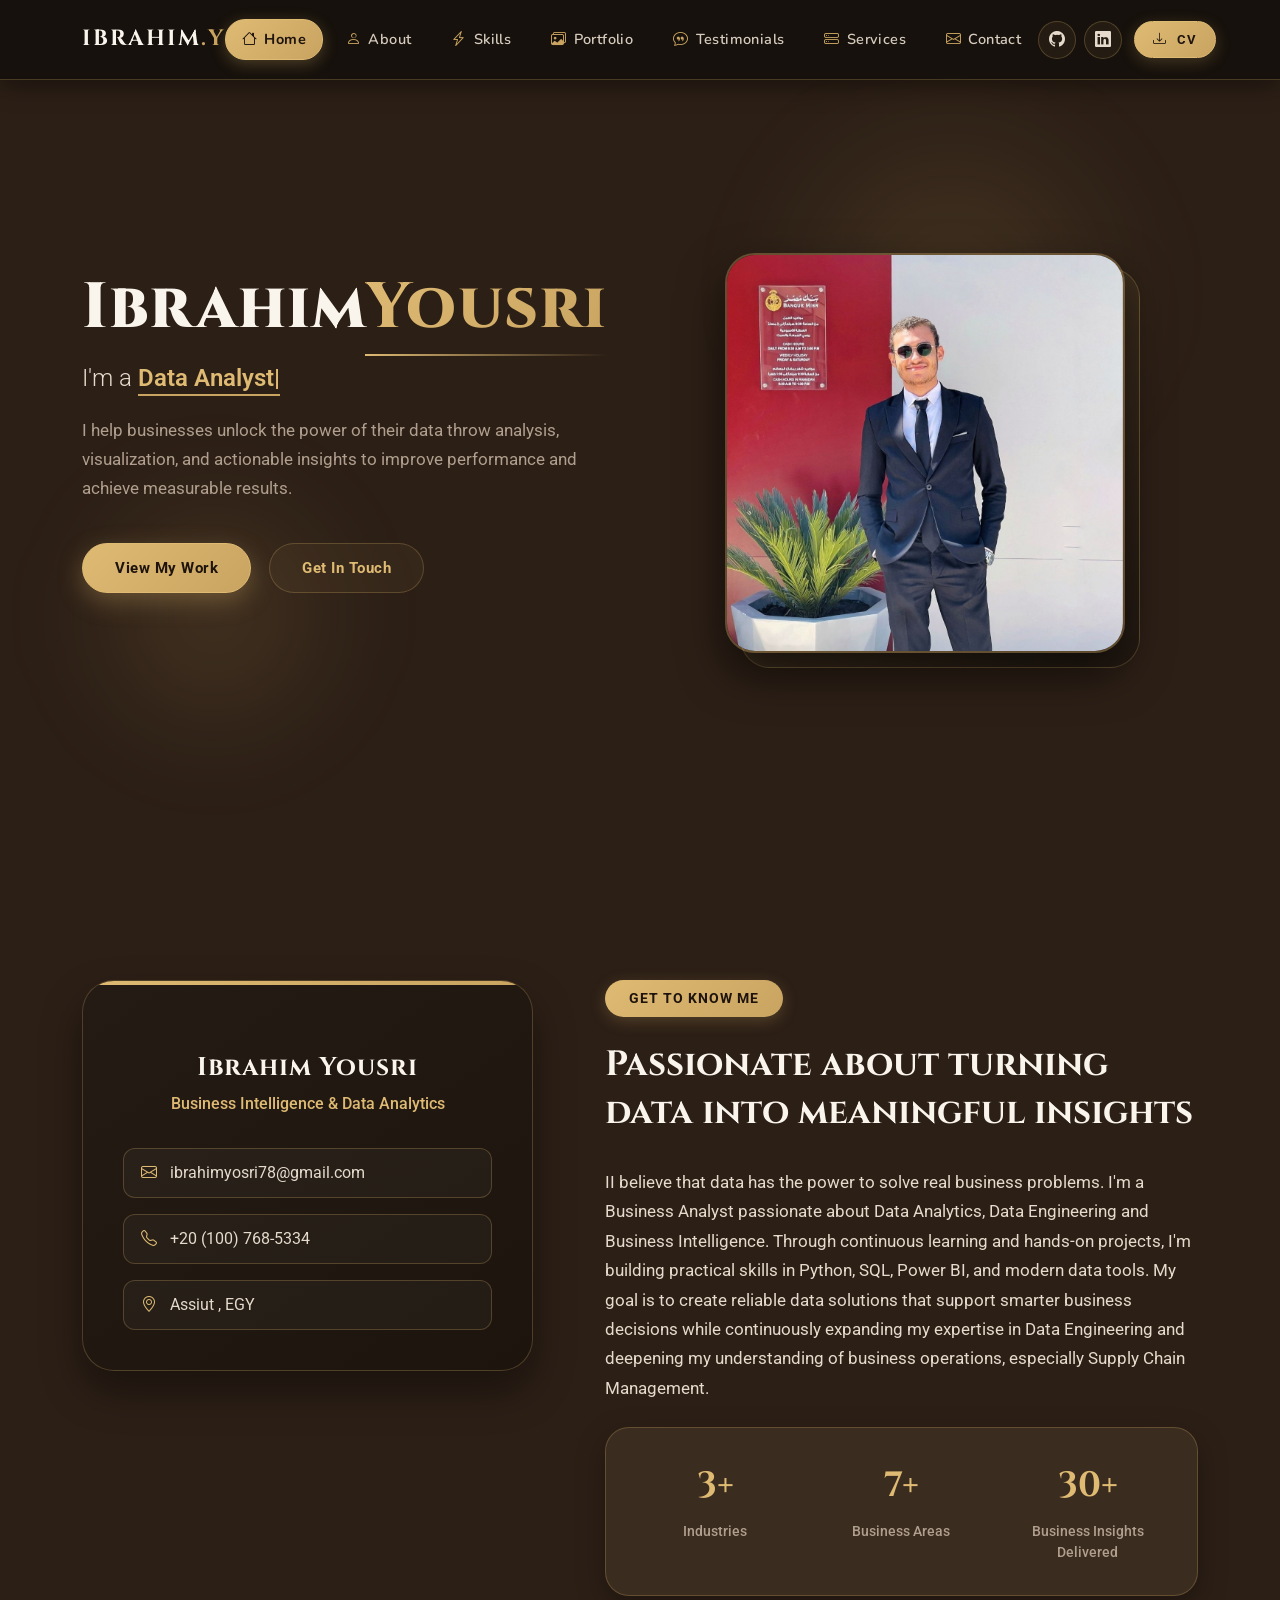
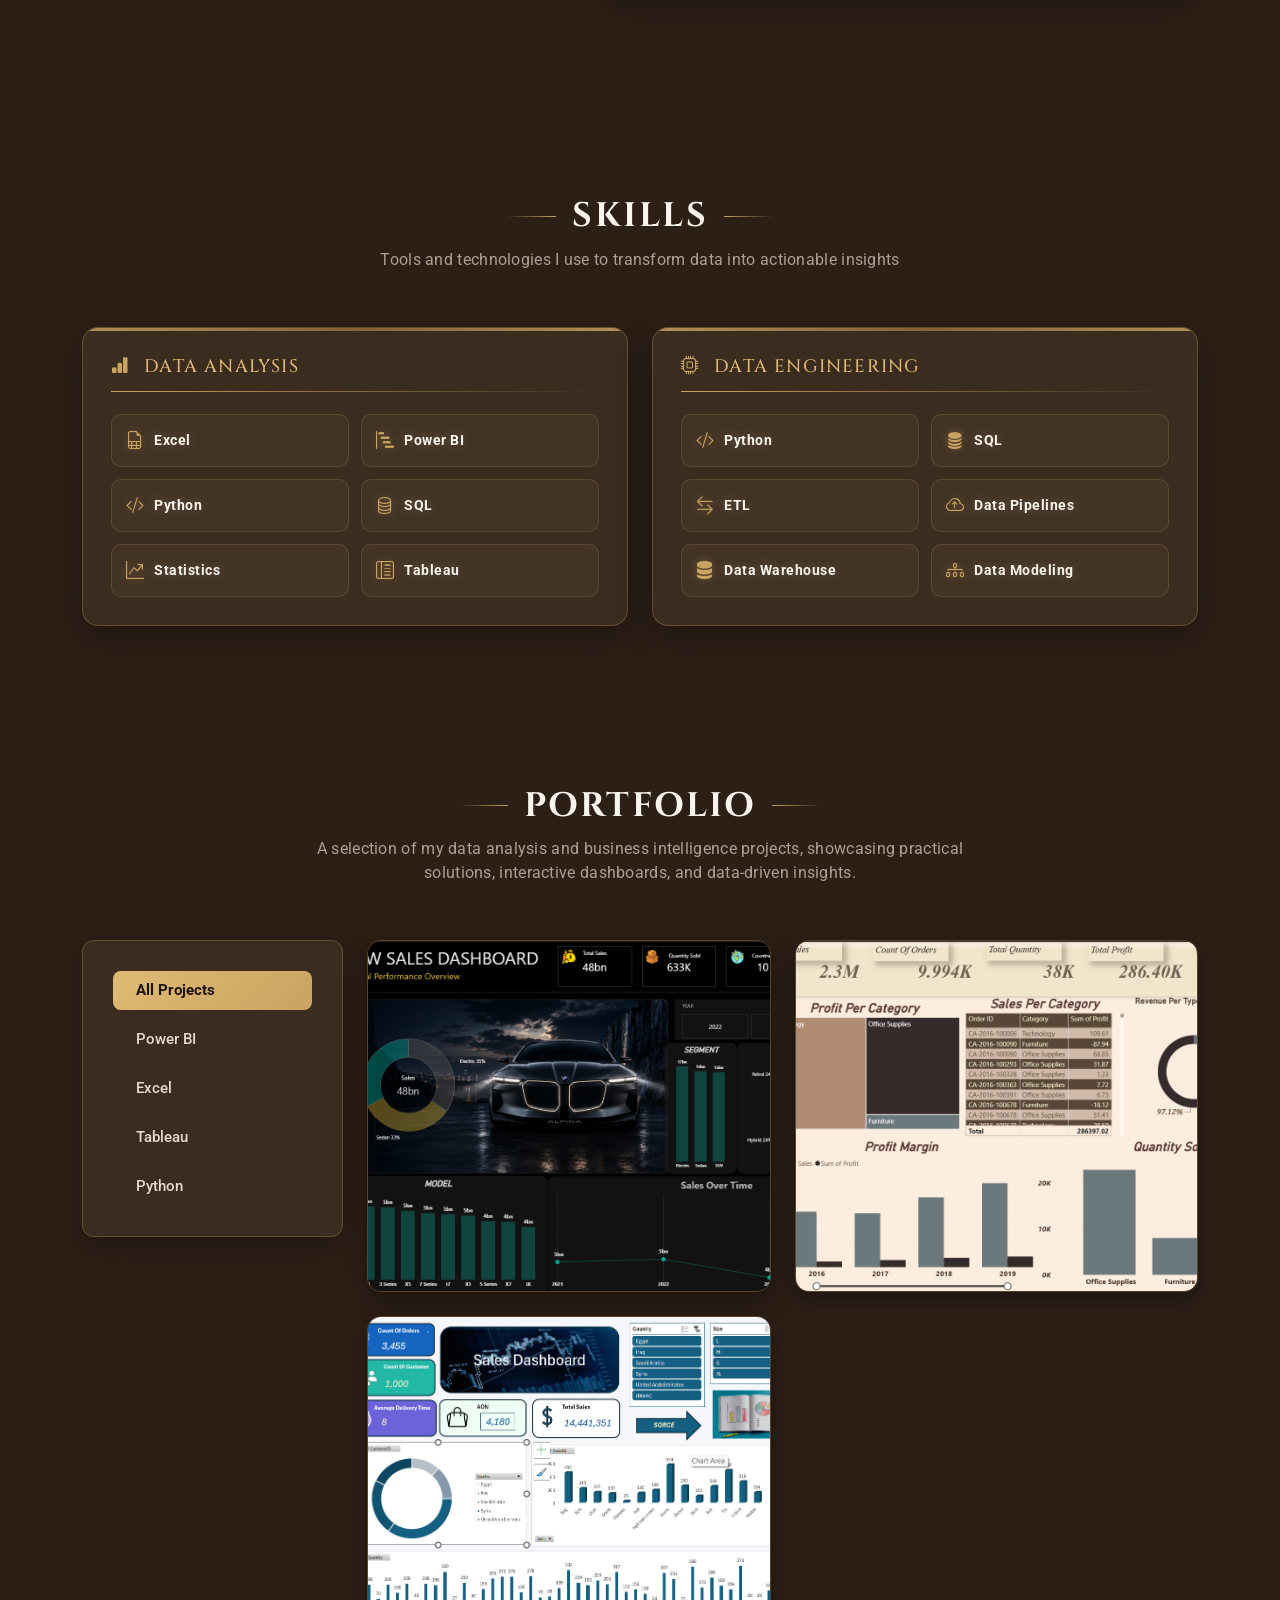
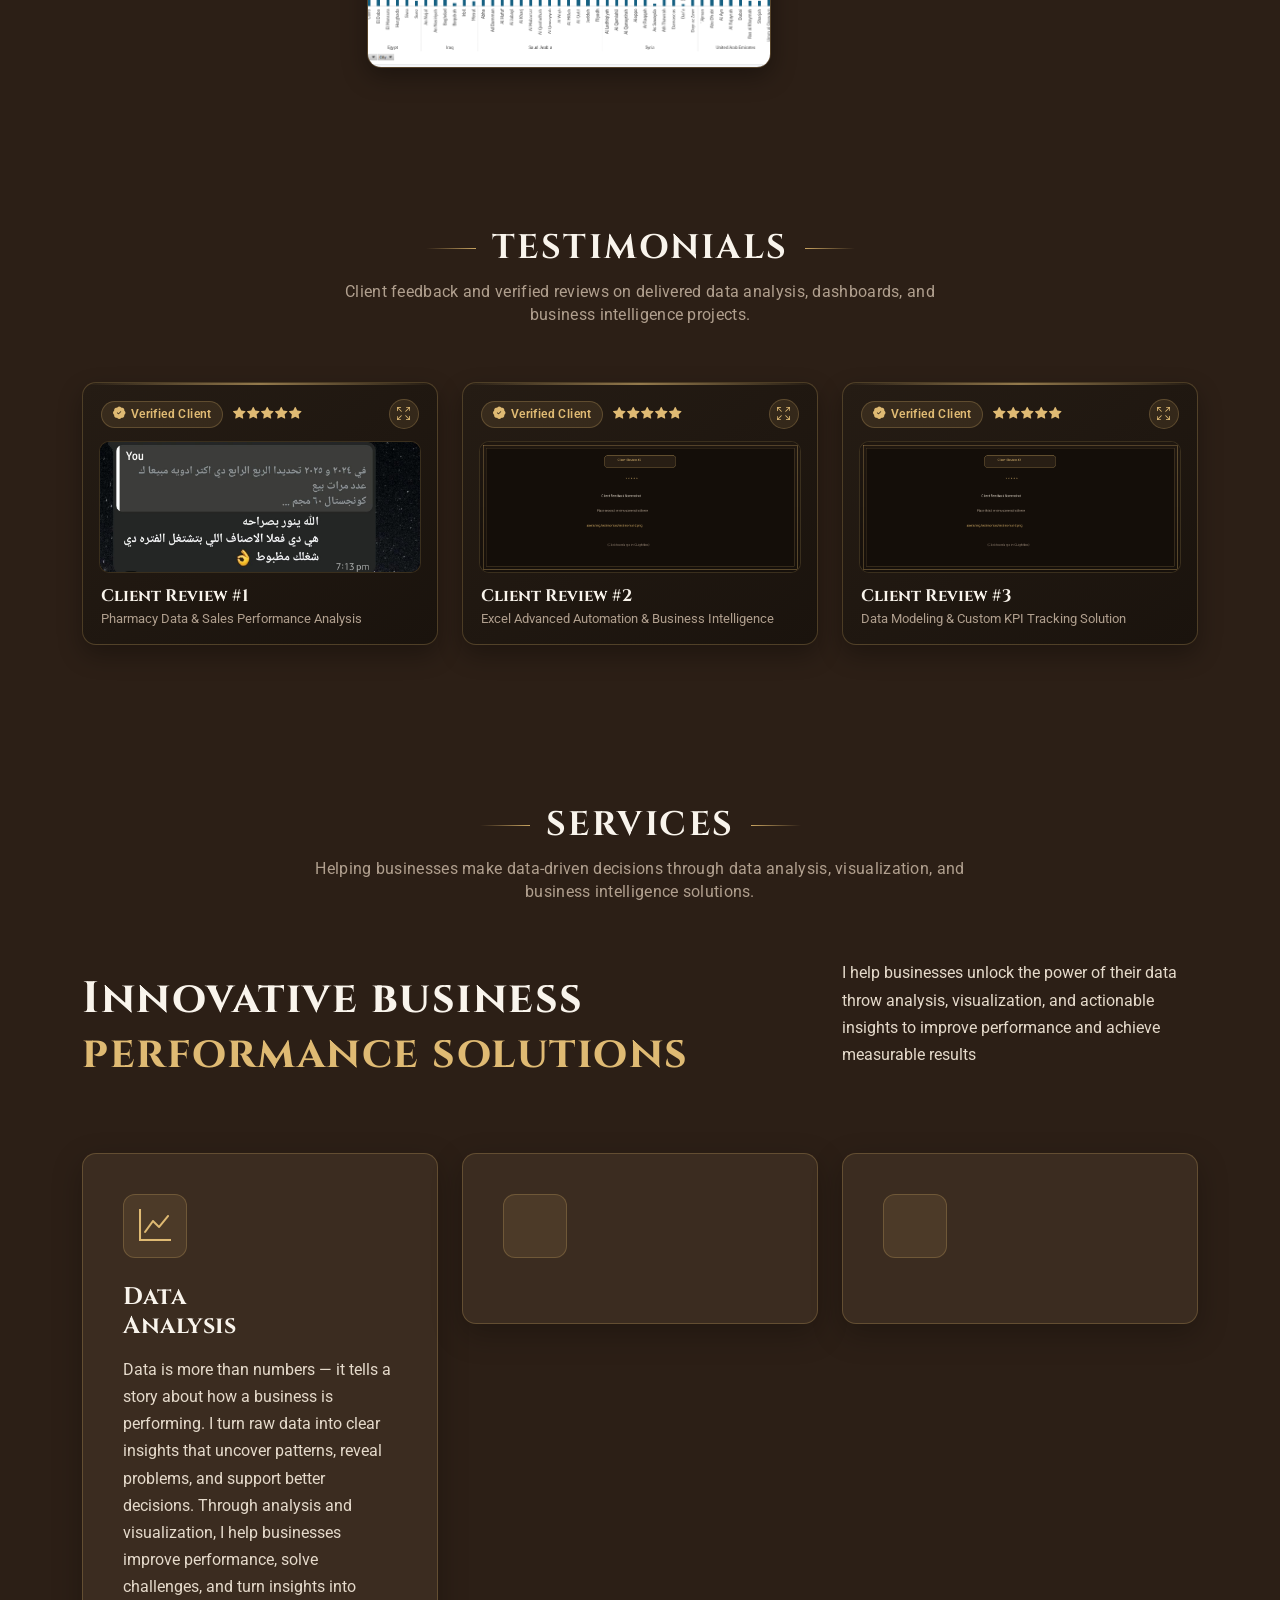
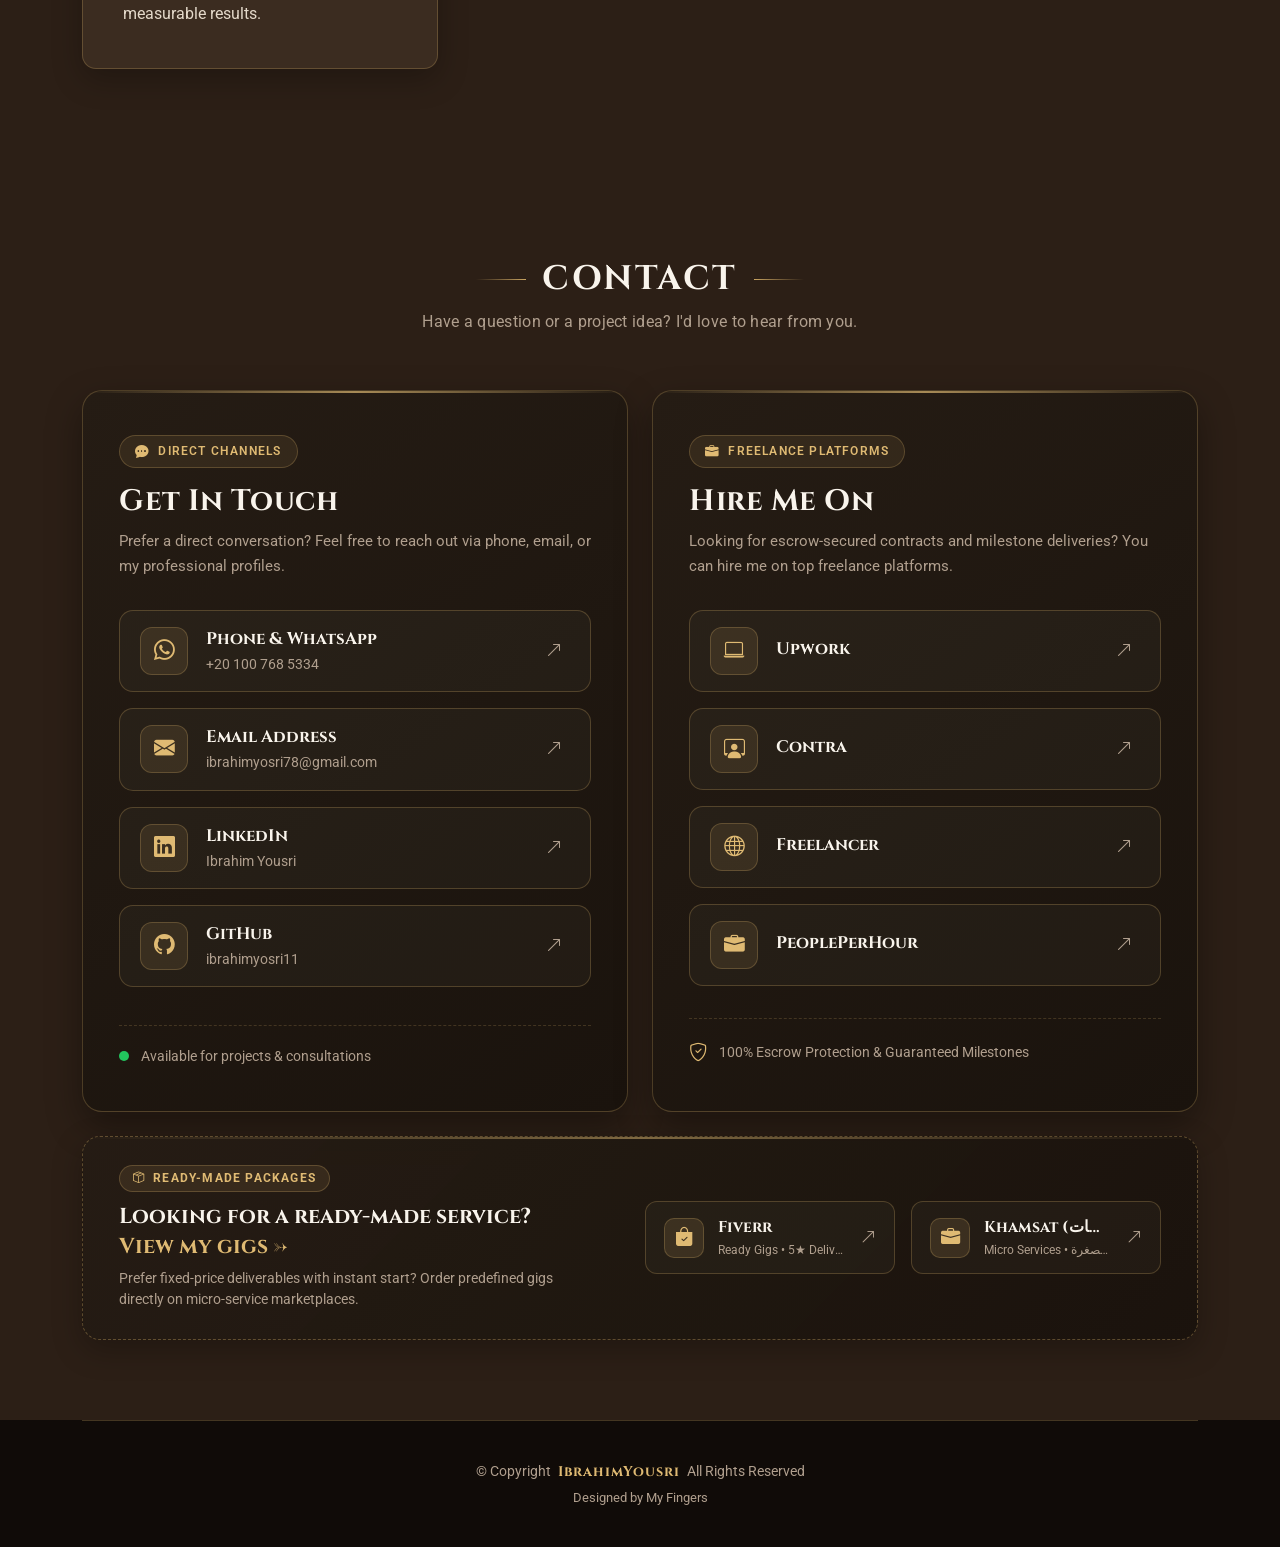
<file: index.html>
<!DOCTYPE html>
<html lang="en">

<head>
  <meta charset="utf-8">
  <meta content="width=device-width, initial-scale=1.0" name="viewport">
  <title>Index - Ibrahim Yousri Portfolio </title>
  <meta name="description" content="">
  <meta name="keywords" content="">

  <!-- Favicons -->
  <link href="assets/img/favicon.png" rel="icon">
  <link href="assets/img/apple-touch-icon.png" rel="apple-touch-icon">

  <!-- Fonts -->
  <link href="https://fonts.googleapis.com" rel="preconnect">
  <link href="https://fonts.gstatic.com" rel="preconnect" crossorigin>
  <link href="https://fonts.googleapis.com/css2?family=Cinzel:wght@500;600;700;800;900&family=Playfair+Display:ital,wght@0,600;0,700;1,400&family=Roboto:ital,wght@0,100;0,300;0,400;0,500;0,700;0,900;1,100;1,300;1,400;1,500;1,700;1,900&family=Ubuntu:ital,wght@0,300;0,400;0,500;0,700;1,300;1,400;1,500;1,700&family=Nunito:ital,wght@0,200;0,300;0,400;0,500;0,600;0,700;0,800;0,900;1,200;1,300;1,400;1,500;1,600;1,700;1,800;1,900&display=swap" rel="stylesheet">

  <!-- Vendor CSS Files -->
  <link href="assets/vendor/bootstrap/css/bootstrap.min.css" rel="stylesheet">
  <link href="assets/vendor/bootstrap-icons/bootstrap-icons.css" rel="stylesheet">
  <link href="assets/vendor/aos/aos.css" rel="stylesheet">
  <link href="assets/vendor/glightbox/css/glightbox.min.css" rel="stylesheet">
  <link href="assets/vendor/swiper/swiper-bundle.min.css" rel="stylesheet">

  <!-- Main CSS File -->
  <link href="assets/css/main.css" rel="stylesheet">

  <!-- =======================================================
  * Template Name: Ibrahim Yousri
  * Template URL: https://bootstrapmade.com/IbrahimYousri-bootstrap-portfolio-template/
  * Updated: Jul 21 2025 with Bootstrap v5.3.7
  * Author: BootstrapMade.com
  * License: https://bootstrapmade.com/license/
  ======================================================== -->
</head>

<body class="index-page">

  <header id="header" class="header fixed-top d-flex align-items-center">
    <div class="container-fluid container-xl d-flex align-items-center justify-content-between">

      <a href="#hero" class="logo d-flex align-items-center">
        <h1 class="sitename">Ibrahim<span>.Y</span></h1>
      </a>

      <nav id="navmenu" class="navmenu">
        <ul>
          <li><a href="#hero" class="active"><i class="bi bi-house navicon"></i><span>Home</span></a></li>
          <li><a href="#about"><i class="bi bi-person navicon"></i><span>About</span></a></li>
          <li><a href="#skills"><i class="bi bi-lightning-charge navicon"></i><span>Skills</span></a></li>
          <li><a href="#portfolio"><i class="bi bi-images navicon"></i><span>Portfolio</span></a></li>
          <li><a href="#testimonials"><i class="bi bi-chat-quote navicon"></i><span>Testimonials</span></a></li>
          <li><a href="#services"><i class="bi bi-hdd-stack navicon"></i><span>Services</span></a></li>
          <li><a href="#contact"><i class="bi bi-envelope navicon"></i><span>Contact</span></a></li>
        </ul>
      </nav>

      <div class="header-actions d-flex align-items-center">
        <div class="social-links d-none d-md-flex align-items-center">
          <a href="https://github.com/ibrahimyosri11" target="_blank" title="GitHub"><i class="bi bi-github"></i></a>
          <a href="https://www.linkedin.com/in/ibrahim-yousri" target="_blank" title="LinkedIn"><i class="bi bi-linkedin"></i></a>
        </div>
        <a href="assets/CV/Ibrahim Yousri Ismail.pdf" download class="btn-resume d-none d-sm-inline-flex align-items-center">
          <i class="bi bi-download me-1"></i> CV
        </a>
        <i class="header-toggle d-xl-none bi bi-list"></i>
      </div>

    </div>
  </header>

  <main class="main">

    <!-- Hero Section -->
    <section id="hero" class="hero section">

      <div class="background-elements">
        <div class="bg-circle circle-1"></div>
        <div class="bg-circle circle-2"></div>
      </div>

      <div class="hero-content">

        <div class="container">
          <div class="row align-items-center">

            <div class="col-lg-6" data-aos="fade-right" data-aos-delay="100">
              <div class="hero-text">
                <h1>Ibrahim<span class="accent-text">Yousri</span></h1>
                <p class="lead">I'm a <span class="typed" data-typed-items="Data Analyst , Business Analyst"></span></p>
                <p class="description">I help businesses unlock the power of their data throw analysis, visualization, and actionable insights to improve performance and achieve measurable results.</p>

                <div class="hero-actions">
                  <a href="#portfolio" class="btn btn-primary">View My Work</a>
                  <a href="#contact" class="btn btn-outline">Get In Touch</a>
                </div>
              </div>
            </div>

            <div class="col-lg-6" data-aos="fade-left" data-aos-delay="200">
              <div class="hero-visual">
                <div class="profile-container">
                  <div class="profile-background"></div>
                  <img src="assets/img/profile/Ibrahim(Profile).jpg" alt="Ibrahim Yousri" class="profile-image">
                </div>
              </div>
            </div>

          </div>
        </div>
      </div>

    </section><!-- /Hero Section -->

    <!-- About Section -->
    <section id="about" class="about section">

      <div class="container" data-aos="fade-up" data-aos-delay="100">

        <div class="row">
          <div class="col-lg-5" data-aos="zoom-in" data-aos-delay="200">
            <div class="profile-card">
              <div class="profile-header">
              </div>

              <div class="profile-content">
                <h3>Ibrahim Yousri</h3>
                <p class="profession">Business Intelligence &amp; Data Analytics</p>

                <div class="contact-links">
                  <a href="mailto:ibrahimyosri78@gmail.com" class="contact-item">
                    <i class="bi bi-envelope"></i>
                    ibrahimyosri78@gmail.com
                  </a>
                  <a href="tel:+201007685334" class="contact-item">
                    <i class="bi bi-telephone"></i>
                    +20 (100) 768-5334
                  </a>
                  <a href="https://maps.app.goo.gl/mqgtSbSCpGMyJgdK6" class="contact-item">
                    <i class="bi bi-geo-alt"></i>
                    Assiut , EGY
                  </a>
                </div>
              </div>
            </div>
          </div>

          <div class="col-lg-7" data-aos="fade-left" data-aos-delay="300">
            <div class="about-content">
              <div class="section-header">
                <span class="badge-text">Get to Know Me</span>
                <h2>Passionate about turning data into meaningful insights</h2>
              </div>

              <div class="description">
                <p>II believe that data has the power to solve real business problems. I'm a Business Analyst passionate about Data Analytics, Data Engineering and Business Intelligence. Through continuous learning and hands-on projects, I'm building practical skills in Python, SQL, Power BI, and modern data tools. My goal is to create reliable data solutions that support smarter business decisions while continuously expanding my expertise in Data Engineering and deepening my understanding of business operations, especially Supply Chain Management.</p>


              <div class="stats-grid">
                <div class="stat-item">
                  <div class="stat-number">3+</div>
                  <div class="stat-label">Industries</div>
                </div>
                <div class="stat-item">
                  <div class="stat-number">7+</div>
                  <div class="stat-label">Business Areas</div>
                </div>
                <div class="stat-item">
                  <div class="stat-number">30+</div>
                  <div class="stat-label">Business Insights Delivered</div>
                </div>
              </div>
            </div>
          </div>
        </div>

      </div>

    </section><!-- /About Section -->


    <!-- Skills Section -->
    <section id="skills" class="skills section">

      <!-- Section Title -->
      <div class="container section-title" data-aos="fade-up">
        <h2>Skills</h2>
        <p>Tools and technologies I use to transform data into actionable insights</p>
      </div><!-- End Section Title -->

      <div class="container" data-aos="fade-up" data-aos-delay="100">

        <div class="row g-4">
          <!-- Data Analysis Category -->
          <div class="col-lg-6">
            <div class="skills-category" data-aos="fade-up" data-aos-delay="200">
              <h3><i class="bi bi-bar-chart-fill me-2"></i>Data Analysis</h3>
              <div class="skill-badges-grid">
                <div class="skill-badge">
                  <i class="bi bi-file-earmark-spreadsheet"></i>
                  <span>Excel</span>
                </div>
                <div class="skill-badge">
                  <i class="bi bi-bar-chart-steps"></i>
                  <span>Power BI</span>
                </div>
                <div class="skill-badge">
                  <i class="bi bi-code-slash"></i>
                  <span>Python</span>
                </div>
                <div class="skill-badge">
                  <i class="bi bi-database"></i>
                  <span>SQL</span>
                </div>
                <div class="skill-badge">
                  <i class="bi bi-graph-up-arrow"></i>
                  <span>Statistics</span>
                </div>
                <div class="skill-badge">
                  <i class="bi bi-layout-text-sidebar-reverse"></i>
                  <span>Tableau</span>
                </div>
              </div>
            </div><!-- End Data Analysis Skills -->
          </div>

          <!-- Data Engineering Category -->
          <div class="col-lg-6">
            <div class="skills-category" data-aos="fade-up" data-aos-delay="300">
              <h3><i class="bi bi-cpu me-2"></i>Data Engineering</h3>
              <div class="skill-badges-grid">
                <div class="skill-badge">
                  <i class="bi bi-code-slash"></i>
                  <span>Python</span>
                </div>
                <div class="skill-badge">
                  <i class="bi bi-database-fill"></i>
                  <span>SQL</span>
                </div>
                <div class="skill-badge">
                  <i class="bi bi-arrow-left-right"></i>
                  <span>ETL</span>
                </div>
                <div class="skill-badge">
                  <i class="bi bi-cloud-arrow-up"></i>
                  <span>Data Pipelines</span>
                </div>
                <div class="skill-badge">
                  <i class="bi bi-server"></i>
                  <span>Data Warehouse</span>
                </div>
                <div class="skill-badge">
                  <i class="bi bi-diagram-3"></i>
                  <span>Data Modeling</span>
                </div>
              </div>
            </div><!-- End Data Engineering Skills -->
          </div>
        </div>

      </div>

    </section><!-- /Skills Section -->


    <!-- Portfolio Section -->
    <section id="portfolio" class="portfolio section">

      <!-- Section Title -->
      <div class="container section-title" data-aos="fade-up">
        <h2>Portfolio</h2>
        <p>A selection of my data analysis and business intelligence projects, showcasing practical solutions, interactive dashboards, and data-driven insights.</p>
      </div><!-- End Section Title -->

      <div class="container" data-aos="fade-up" data-aos-delay="100">

        <div class="isotope-layout" data-default-filter="*" data-layout="masonry" data-sort="original-order">

          <div class="row">
            <div class="col-lg-3 filter-sidebar">
              <div class="filters-wrapper" data-aos="fade-right" data-aos-delay="150">
                <ul class="portfolio-filters isotope-filters">
                  <li data-filter="*" class="filter-active">All Projects</li>
                  <li data-filter=".filter-POWER-BI">Power BI</li>
                  <li data-filter=".filter-EXCEL">Excel</li>
                  <li data-filter=".filter-TABLEAU">Tableau</li>
                  <li data-filter=".filter-PYTHON">Python</li>
                </ul>
              </div>
            </div>

            <div class="col-lg-9">
              <div class="row gy-4 portfolio-container isotope-container" data-aos="fade-up" data-aos-delay="200">

                <div class="col-lg-6 col-md-6 portfolio-item isotope-item filter-POWER-BI">
                  <div class="portfolio-wrap">
                    <img src="assets/img/portfolio/BMW-D-1.png" class="img-fluid" alt="Portfolio Image" loading="lazy">
                    <div class="portfolio-info">
                      <div class="content">
                        <span class="category">BMW Alpina</span>
                        <h4>Power BI </h4>
                        <div class="portfolio-links">
                          <a href="assets/img/portfolio/BMW-D-2.png" class="glightbox" title="BMW Alpina "><i class="bi bi-plus-lg"></i></a>
                          <a href="portfolio-details BM.html" title="More Details"><i class="bi bi-arrow-right"></i></a>
                        </div>
                      </div>
                    </div>
                  </div>
                </div><!-- End Portfolio Item -->

                 <div class="col-lg-6 col-md-6 portfolio-item isotope-item filter-POWER-BI">
                  <div class="portfolio-wrap">
                    <img src="assets/img/portfolio/SuperStore/Dashboard.SuperStore.png" class="img-fluid" alt="Portfolio Image" loading="lazy">
                    <div class="portfolio-info">
                      <div class="content">
                        <span class="category">Super Store</span>
                        <h4>Power BI </h4>
                        <div class="portfolio-links">
                          <a href="assets/img/portfolio/SuperStore/Dashboard.SuperStore.png" class="glightbox" title="SuperStore"><i class="bi bi-plus-lg"></i></a>
                          <a href="SuperStore.Project.html" title="More Details"><i class="bi bi-arrow-right"></i></a>
                        </div>
                      </div>
                    </div>
                  </div>
                </div><!-- End Portfolio Item -->

                <div class="col-lg-6 col-md-6 portfolio-item isotope-item filter-EXCEL">
                  <div class="portfolio-wrap">
                    <img src="assets/img/portfolio/Scound_Dashboard (Excel).png" class="img-fluid" alt="Portfolio Image" loading="lazy">
                    <div class="portfolio-info">
                      <div class="content">
                        <span class="category">Excel</span>
                        <h4>Clothing & Accessories Store</h4>
                        <div class="portfolio-links">
                          <a href="assets/img/portfolio/Scound_Dashboard (Excel).png" class="glightbox" title="Clothing & Accessories Store"><i class="bi bi-plus-lg"></i></a>
                          <a href="portfolio-details 2.html" title="More Details"><i class="bi bi-arrow-right"></i></a>
                        </div>
                      </div>
                    </div>
                  </div>
                </div><!-- End Portfolio Item -->

              </div><!-- End Portfolio Container -->
            </div>
          </div>

        </div>

      </div>

    </section><!-- /Portfolio Section -->

    <!-- Testimonials Section -->
    <section id="testimonials" class="testimonials section">

      <!-- Section Title -->
      <div class="container section-title" data-aos="fade-up">
        <h2>Testimonials</h2>
        <p>Client feedback and verified reviews on delivered data analysis, dashboards, and business intelligence projects.</p>
      </div><!-- End Section Title -->

      <div class="container" data-aos="fade-up" data-aos-delay="100">

        <div class="row g-3 g-lg-4 justify-content-center">

          <!-- Testimonial Image 1 -->
          <div class="col-lg-4 col-md-6" data-aos="zoom-in" data-aos-delay="100">
            <div class="testimonial-card">
              <div class="card-top-bar">
                <div class="client-meta">
                  <span class="platform-tag"><i class="bi bi-patch-check-fill"></i> Verified Client</span>
                  <div class="star-rating">
                    <i class="bi bi-star-fill"></i>
                    <i class="bi bi-star-fill"></i>
                    <i class="bi bi-star-fill"></i>
                    <i class="bi bi-star-fill"></i>
                    <i class="bi bi-star-fill"></i>
                  </div>
                </div>
                <a href="assets/img/testimonials/photo_2026-10-08_18-56-44.jpg" class="glightbox review-expand-btn" data-gallery="testimonials-gallery" title="Client Review #1">
                  <i class="bi bi-arrows-fullscreen"></i>
                </a>
              </div>

              <div class="testimonial-img-wrapper">
                <a href="assets/img/testimonials/photo_2026-10-08_18-56-44.jpg" class="glightbox" data-gallery="testimonials-gallery" title="Client Review #1">
                  <img src="assets/img/testimonials/photo_2026-10-08_18-56-44.jpg" alt="Client Review #1" class="img-fluid" loading="lazy">
                  <div class="img-overlay">
                    <div class="overlay-content">
                      <i class="bi bi-zoom-in"></i>
                      <span>Click to view full review</span>
                    </div>
                  </div>
                </a>
              </div>

              <div class="card-caption">
                <h4>Client Review #1</h4>
                <p>Pharmacy Data &amp; Sales Performance Analysis</p>
              </div>
            </div>
          </div><!-- End Testimonial Item -->

          <!-- Testimonial Image 2 -->
          <div class="col-lg-4 col-md-6" data-aos="zoom-in" data-aos-delay="200">
            <div class="testimonial-card">
              <div class="card-top-bar">
                <div class="client-meta">
                  <span class="platform-tag"><i class="bi bi-patch-check-fill"></i> Verified Client</span>
                  <div class="star-rating">
                    <i class="bi bi-star-fill"></i>
                    <i class="bi bi-star-fill"></i>
                    <i class="bi bi-star-fill"></i>
                    <i class="bi bi-star-fill"></i>
                    <i class="bi bi-star-fill"></i>
                  </div>
                </div>
                <a href="assets/img/testimonials/testimonial-2.png" class="glightbox review-expand-btn" data-gallery="testimonials-gallery" title="Client Review #2">
                  <i class="bi bi-arrows-fullscreen"></i>
                </a>
              </div>

              <div class="testimonial-img-wrapper">
                <a href="assets/img/testimonials/testimonial-2.png" class="glightbox" data-gallery="testimonials-gallery" title="Client Review #2">
                  <img src="assets/img/testimonials/testimonial-2.png" alt="Client Review #2" class="img-fluid" loading="lazy">
                  <div class="img-overlay">
                    <div class="overlay-content">
                      <i class="bi bi-zoom-in"></i>
                      <span>Click to view full review</span>
                    </div>
                  </div>
                </a>
              </div>

              <div class="card-caption">
                <h4>Client Review #2</h4>
                <p>Excel Advanced Automation &amp; Business Intelligence</p>
              </div>
            </div>
          </div><!-- End Testimonial Item -->

          <!-- Testimonial Image 3 -->
          <div class="col-lg-4 col-md-6" data-aos="zoom-in" data-aos-delay="300">
            <div class="testimonial-card">
              <div class="card-top-bar">
                <div class="client-meta">
                  <span class="platform-tag"><i class="bi bi-patch-check-fill"></i> Verified Client</span>
                  <div class="star-rating">
                    <i class="bi bi-star-fill"></i>
                    <i class="bi bi-star-fill"></i>
                    <i class="bi bi-star-fill"></i>
                    <i class="bi bi-star-fill"></i>
                    <i class="bi bi-star-fill"></i>
                  </div>
                </div>
                <a href="assets/img/testimonials/testimonial-3.png" class="glightbox review-expand-btn" data-gallery="testimonials-gallery" title="Client Review #3">
                  <i class="bi bi-arrows-fullscreen"></i>
                </a>
              </div>

              <div class="testimonial-img-wrapper">
                <a href="assets/img/testimonials/testimonial-3.png" class="glightbox" data-gallery="testimonials-gallery" title="Client Review #3">
                  <img src="assets/img/testimonials/testimonial-3.png" alt="Client Review #3" class="img-fluid" loading="lazy">
                  <div class="img-overlay">
                    <div class="overlay-content">
                      <i class="bi bi-zoom-in"></i>
                      <span>Click to view full review</span>
                    </div>
                  </div>
                </a>
              </div>

              <div class="card-caption">
                <h4>Client Review #3</h4>
                <p>Data Modeling &amp; Custom KPI Tracking Solution</p>
              </div>
            </div>
          </div><!-- End Testimonial Item -->

        </div>

      </div>

    </section><!-- /Testimonials Section -->

    <!-- Services Section -->
    <section id="services" class="services section">

      <!-- Section Title -->
      <div class="container section-title" data-aos="fade-up">
        <h2>Services</h2>
        <p>Helping businesses make data-driven decisions through data analysis, visualization, and business intelligence solutions.</p>
      </div><!-- End Section Title -->

      <div class="container" data-aos="fade-up" data-aos-delay="100">

        <div class="service-header">
          <div class="row align-items-center">
            <div class="col-lg-8 col-md-12">
              <div class="service-intro">
                <h2 class="service-heading">
                  <div>Innovative business</div>
                  <div><span>performance solutions</span></div>
                </h2>
              </div>
            </div>
            <div class="col-lg-4 col-md-12">
              <div class="service-summary">
                <p>
                  I help businesses unlock the power of their data throw analysis, visualization, and actionable insights to improve performance and achieve measurable results
                </p>
              </div>
            </div>
          </div>
        </div>

        <div class="row justify-content-center">
          <div class="col-lg-4 col-md-6" data-aos="fade-up" data-aos-delay="100">
            <div class="service-card position-relative z-1">
              <div class="service-icon">
                <i class="bi bi-graph-up"></i>
              </div>
              <a href="service-details-Data-Analysis .html" class="card-action d-flex align-items-center justify-content-center rounded-circle">
                <i class="bi bi-arrow-up-right"></i>
              </a>
              <h3>
                <a href="service-details-Data-Analysis .html">
                  Data <span>Analysis</span>
                </a>
              </h3>
              <p>
                Data is more than numbers — it tells a story about how a business is performing.
I turn raw data into clear insights that uncover patterns, reveal problems, and support better decisions.
Through analysis and visualization, I help businesses improve performance, solve challenges, and turn insights into measurable results.
              </p>
           </div>
          </div>
          <div class="col-lg-4 col-md-6" data-aos="fade-up" data-aos-delay="200">
            <div class="service-card position-relative z-1">
              <div class="service-icon">
                <i class="bi bi-"></i>
              </div>
              <a  class="card-action d-flex align-items-center justify-content-center rounded-circle">
                <i class="bi bi-arrow-up-right"></i>
              </a>
              
              <p>
                
              </p>
            </div>
          </div>
          <div class="col-lg-4 col-md-6" data-aos="fade-up" data-aos-delay="300">
            <div class="service-card position-relative z-1">
              <div class="service-icon">
                <i class="bi bi-"></i>
              </div>
              <a  class="card-action d-flex align-items-center justify-content-center rounded-circle">
                <i class="bi bi-arrow-up-right"></i>
              </a>

              <p>

              </p>
            </div>
          </div>
        </div>

      </div>

    </section><!-- /Services Section -->

    <!-- Contact Section -->
    <section id="contact" class="contact section">

      <!-- Section Title -->
      <div class="container section-title" data-aos="fade-up">
        <h2>Contact</h2>
        <p>Have a question or a project idea? I'd love to hear from you.</p>
      </div><!-- End Section Title -->

      <div class="container">

        <div class="row g-4 g-lg-4 align-items-stretch">
          
          <!-- Direct Channels Column -->
          <div class="col-lg-6 col-md-12" data-aos="fade-up" data-aos-delay="100">
            <div class="contact-card">
              
              <div class="card-header-group">
                <span class="card-badge"><i class="bi bi-chat-dots-fill"></i> Direct Channels</span>
                <h3 class="card-title">Get In Touch</h3>
                <p class="card-desc">Prefer a direct conversation? Feel free to reach out via phone, email, or my professional profiles.</p>
              </div>

              <div class="contact-items-list">
                <!-- Phone & WhatsApp -->
                <a href="https://wa.me/201007685334" target="_blank" rel="noopener noreferrer" class="contact-item-link">
                  <div class="item-icon">
                    <i class="bi bi-whatsapp"></i>
                  </div>
                  <div class="item-details">
                    <span class="item-label">Phone &amp; WhatsApp</span>
                    <span class="item-value">+20 100 768 5334</span>
                  </div>
                  <div class="item-action">
                    <i class="bi bi-arrow-up-right"></i>
                  </div>
                </a>

                <!-- Email Address -->
                <a href="mailto:ibrahimyosri78@gmail.com" class="contact-item-link">
                  <div class="item-icon">
                    <i class="bi bi-envelope-fill"></i>
                  </div>
                  <div class="item-details">
                    <span class="item-label">Email Address</span>
                    <span class="item-value">ibrahimyosri78@gmail.com</span>
                  </div>
                  <div class="item-action">
                    <i class="bi bi-arrow-up-right"></i>
                  </div>
                </a>

                <!-- LinkedIn -->
                <a href="https://www.linkedin.com/in/ibrahim-yousri" target="_blank" rel="noopener noreferrer" class="contact-item-link">
                  <div class="item-icon">
                    <i class="bi bi-linkedin"></i>
                  </div>
                  <div class="item-details">
                    <span class="item-label">LinkedIn</span>
                    <span class="item-value">Ibrahim Yousri</span>
                  </div>
                  <div class="item-action">
                    <i class="bi bi-arrow-up-right"></i>
                  </div>
                </a>

                <!-- GitHub -->
                <a href="https://github.com/ibrahimyosri11" target="_blank" rel="noopener noreferrer" class="contact-item-link">
                  <div class="item-icon">
                    <i class="bi bi-github"></i>
                  </div>
                  <div class="item-details">
                    <span class="item-label">GitHub</span>
                    <span class="item-value">ibrahimyosri11</span>
                  </div>
                  <div class="item-action">
                    <i class="bi bi-arrow-up-right"></i>
                  </div>
                </a>
              </div>

              <div class="contact-card-footer">
                <div class="status-indicator">
                  <span class="status-pulse"></span>
                  <span>Available for projects &amp; consultations</span>
                </div>
              </div>

            </div>
          </div>

          <!-- Freelance Platforms Column -->
          <div class="col-lg-6 col-md-12" data-aos="fade-up" data-aos-delay="200">
            <div class="contact-card">
              
              <div class="card-header-group">
                <span class="card-badge"><i class="bi bi-briefcase-fill"></i> Freelance Platforms</span>
                <h3 class="card-title">Hire Me On</h3>
                <p class="card-desc">Looking for escrow-secured contracts and milestone deliveries? You can hire me on top freelance platforms.</p>
              </div>

              <div class="contact-items-list">
                
                <!-- Upwork -->
                <a href="https://www.upwork.com/freelancers/~012089b7b4f68cf20b?mp_source=share" target="_blank" rel="noopener noreferrer" class="contact-item-link">
                  <div class="item-icon">
                    <i class="bi bi-laptop"></i>
                  </div>
                  <div class="item-details">
                    <span class="item-label">Upwork</span>
                  </div>
                  <div class="item-action">
                    <i class="bi bi-arrow-up-right"></i>
                  </div>
                </a>

                <!-- Contra -->
                <a href="https://contra.com/ibrahim_yosri_ismail_py6omzes?referralExperimentNid=DEFAULT_REFERRAL_PROGRAM&referrerUsername=ibrahim_yosri_ismail_py6omzes" target="_blank" rel="noopener noreferrer" class="contact-item-link">
                  <div class="item-icon">
                    <i class="bi bi-person-workspace"></i>
                  </div>
                  <div class="item-details">
                    <span class="item-label">Contra</span>
                  </div>
                  <div class="item-action">
                    <i class="bi bi-arrow-up-right"></i>
                  </div>
                </a>

                <!-- Freelancer -->
                <a href="https://www.freelancer.com/u/IbrahimYousri?frm=IbrahimYousri&sb=t" target="_blank" rel="noopener noreferrer" class="contact-item-link">
                  <div class="item-icon">
                    <i class="bi bi-globe"></i>
                  </div>
                  <div class="item-details">
                    <span class="item-label">Freelancer</span>
                  </div>
                  <div class="item-action">
                    <i class="bi bi-arrow-up-right"></i>
                  </div>
                </a>
              

                <!-- People Per Hour -->
                <a href="https://www.peopleperhour.com/freelancer/ibrahim-yosri_ismail-data-analyst-zxmxvxjn" target="_blank" rel="noopener noreferrer" class="contact-item-link">
                  <div class="item-icon">
                    <i class="bi bi-briefcase-fill"></i>
                  </div>
                  <div class="item-details">
                    <span class="item-label">PeoplePerHour</span>
                  </div>
                  <div class="item-action">
                    <i class="bi bi-arrow-up-right"></i>
                  </div>
                </a>
              </div>
              <div class="contact-card-footer">
                <div class="status-indicator">
                  <i class="bi bi-shield-check status-icon"></i>
                  <span>100% Escrow Protection &amp; Guaranteed Milestones</span>
                </div>
              </div>

            </div>
          </div>

        </div>

        <!-- Ready-Made Gigs Secondary Banner -->
        <div class="row mt-4" data-aos="fade-up" data-aos-delay="250">
          <div class="col-12">
            <div class="contact-gigs-box">
              <div class="gigs-info">
                <span class="gigs-badge"><i class="bi bi-box-seam"></i> Ready-Made Packages</span>
                <h4 class="gigs-title">Looking for a ready-made service? <span>View my gigs &rarr;</span></h4>
                <p class="gigs-subtitle">Prefer fixed-price deliverables with instant start? Order predefined gigs directly on micro-service marketplaces.</p>
              </div>

              <div class="gigs-links-grid">
                <!-- Gig Platform 1: Fiverr -->
                <a href="https://www.fiverr.com/ibrahim_yousri1/buying?source=avatar_menu_profile" target="_blank" rel="noopener noreferrer" class="gig-link-item">
                  <div class="gig-icon">
                    <i class="bi bi-bag-check-fill"></i>
                  </div>
                  <div class="gig-text">
                    <span class="gig-name">Fiverr</span>
                    <span class="gig-desc">Ready Gigs &bull; 5★ Delivery</span>
                  </div>
                  <div class="gig-action">
                    <i class="bi bi-arrow-up-right"></i>
                  </div>
                </a>

                <!-- Gig Platform 2: Khamsat -->
                <a href="https://khamsat.com/user/ibrahim_yousri78" target="_blank" rel="noopener noreferrer" class="gig-link-item">
                  <div class="gig-icon">
                    <i class="bi bi-briefcase-fill"></i>
                  </div>
                  <div class="gig-text">
                    <span class="gig-name">Khamsat (خمسات)</span>
                    <span class="gig-desc">Micro Services &bull; خدمات مصغرة</span>
                  </div>
                  <div class="gig-action">
                    <i class="bi bi-arrow-up-right"></i>
                  </div>
                </a>
              </div>
            </div>
          </div>
        </div>

      </div>

    </section><!-- /Contact Section -->

  </main>

  <footer id="footer" class="footer position-relative">

    <div class="container">
      <div class="copyright text-center ">
        <p>© <span>Copyright</span> <strong class="px-1 sitename">IbrahimYousri</strong> <span>All Rights Reserved</span></p>
      </div>
      <div class="credits">
        <!-- All the links in the footer should remain intact. -->
        <!-- You can delete the links only if you've purchased the pro version. -->
        <!-- Licensing information: https://bootstrapmade.com/license/ -->
        <!-- Purchase the pro version with working PHP/AJAX contact form: [buy-url] -->
           Designed by My Fingers
      </div>
    </div>

  </footer>

  <!-- Scroll Top -->
  <a href="#" id="scroll-top" class="scroll-top d-flex align-items-center justify-content-center"><i class="bi bi-arrow-up-short"></i></a>

  <!-- Preloader -->
  <div id="preloader"></div>

  <!-- Vendor JS Files -->
  <script src="assets/vendor/bootstrap/js/bootstrap.bundle.min.js"></script>
  <script src="assets/vendor/php-email-form/validate.js"></script>
  <script src="assets/vendor/aos/aos.js"></script>
  <script src="assets/vendor/typed.js/typed.umd.js"></script>
  <script src="assets/vendor/purecounter/purecounter_vanilla.js"></script>
  <script src="assets/vendor/waypoints/noframework.waypoints.js"></script>
  <script src="assets/vendor/isotope-layout/isotope.pkgd.min.js"></script>
  <script src="assets/vendor/imagesloaded/imagesloaded.pkgd.min.js"></script>
  <script src="assets/vendor/glightbox/js/glightbox.min.js"></script>
  <script src="assets/vendor/swiper/swiper-bundle.min.js"></script>

  <!-- Main JS File -->
  <script src="assets/js/main.js"></script>

</body>

</html>
</file>
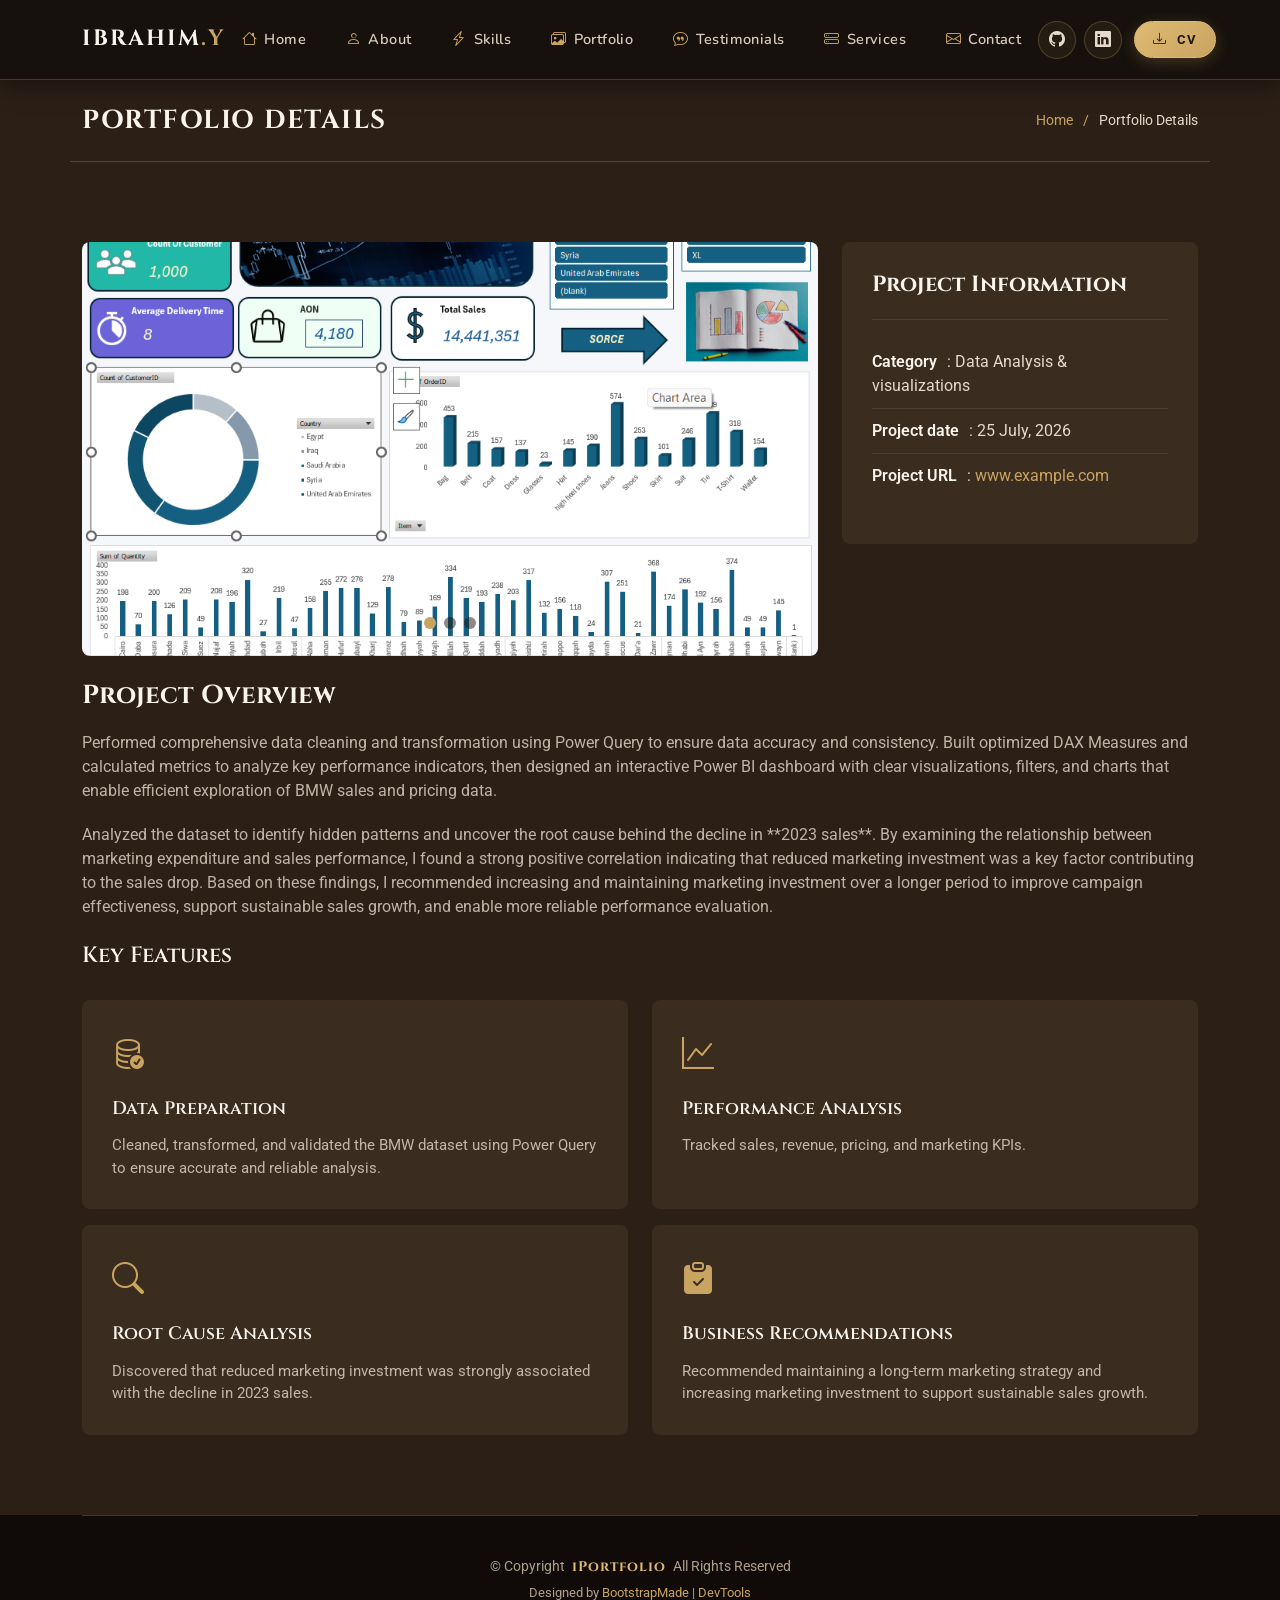
<file: portfolio-details 2.html>
<!DOCTYPE html>
<html lang="en">

<head>
  <meta charset="utf-8">
  <meta content="width=device-width, initial-scale=1.0" name="viewport">
  <title>Portfolio Details - Ibrahim Yousri </title>
  <meta name="description" content="">
  <meta name="keywords" content="">

  <!-- Favicons -->
  <link href="assets/img/favicon.png" rel="icon">
  <link href="assets/img/apple-touch-icon.png" rel="apple-touch-icon">

  <!-- Fonts -->
  <link href="https://fonts.googleapis.com" rel="preconnect">
  <link href="https://fonts.gstatic.com" rel="preconnect" crossorigin>
  <link href="https://fonts.googleapis.com/css2?family=Roboto:ital,wght@0,100;0,300;0,400;0,500;0,700;0,900;1,100;1,300;1,400;1,500;1,700;1,900&family=Ubuntu:ital,wght@0,300;0,400;0,500;0,700;1,300;1,400;1,500;1,700&family=Nunito:ital,wght@0,200;0,300;0,400;0,500;0,600;0,700;0,800;0,900;1,200;1,300;1,400;1,500;1,600;1,700;1,800;1,900&display=swap" rel="stylesheet">

  <!-- Vendor CSS Files -->
  <link href="assets/vendor/bootstrap/css/bootstrap.min.css" rel="stylesheet">
  <link href="assets/vendor/bootstrap-icons/bootstrap-icons.css" rel="stylesheet">
  <link href="assets/vendor/aos/aos.css" rel="stylesheet">
  <link href="assets/vendor/glightbox/css/glightbox.min.css" rel="stylesheet">
  <link href="assets/vendor/swiper/swiper-bundle.min.css" rel="stylesheet">

  <!-- Main CSS File -->
  <link href="assets/css/main.css" rel="stylesheet">

  <!-- =======================================================
  * Template Name: Ibrahim Yousri
  * Template URL: https://bootstrapmade.com/snapfolio-bootstrap-portfolio-template/
  * Updated: Jul 21 2025 with Bootstrap v5.3.7
  * Author: BootstrapMade.com
  * License: https://bootstrapmade.com/license/
  ======================================================== -->
</head>

<body class="portfolio-details-page">

  <header id="header" class="header fixed-top d-flex align-items-center">
    <div class="container-fluid container-xl d-flex align-items-center justify-content-between">

      <a href="index.html#hero" class="logo d-flex align-items-center">
        <h1 class="sitename">Ibrahim<span>.Y</span></h1>
      </a>

      <nav id="navmenu" class="navmenu">
        <ul>
          <li><a href="index.html#hero"><i class="bi bi-house navicon"></i><span>Home</span></a></li>
          <li><a href="index.html#about"><i class="bi bi-person navicon"></i><span>About</span></a></li>
          <li><a href="index.html#skills"><i class="bi bi-lightning-charge navicon"></i><span>Skills</span></a></li>
          <li><a href="index.html#portfolio"><i class="bi bi-images navicon"></i><span>Portfolio</span></a></li>
          <li><a href="index.html#testimonials"><i class="bi bi-chat-quote navicon"></i><span>Testimonials</span></a></li>
          <li><a href="index.html#services"><i class="bi bi-hdd-stack navicon"></i><span>Services</span></a></li>
          <li><a href="index.html#contact"><i class="bi bi-envelope navicon"></i><span>Contact</span></a></li>
        </ul>
      </nav>

      <div class="header-actions d-flex align-items-center">
        <div class="social-links d-none d-md-flex align-items-center">
          <a href="https://github.com/ibrahimyosri11" target="_blank" title="GitHub"><i class="bi bi-github"></i></a>
          <a href="https://www.linkedin.com/in/ibrahim-yousri" target="_blank" title="LinkedIn"><i class="bi bi-linkedin"></i></a>
        </div>
        <a href="assets/img/Ibrahim Yousri Ismail.pdf" download class="btn-resume d-none d-sm-inline-flex align-items-center">
          <i class="bi bi-download me-1"></i> CV
        </a>
        <i class="header-toggle d-xl-none bi bi-list"></i>
      </div>

    </div>
  </header>

  <main class="main">

    <!-- Page Title -->
    <div class="page-title dark-background">
      <div class="container d-lg-flex justify-content-between align-items-center">
        <h1 class="mb-2 mb-lg-0">Portfolio Details</h1>
        <nav class="breadcrumbs">
          <ol>
            <li><a href="index.html">Home</a></li>
            <li class="current">Portfolio Details</li>
          </ol>
        </nav>
      </div>
    </div><!-- End Page Title -->

    <!-- Portfolio Details Section -->
    <section id="portfolio-details" class="portfolio-details section">

      <div class="container" data-aos="fade-up" data-aos-delay="100">

        <div class="row gy-4">

          <div class="col-lg-8">
            <div class="portfolio-details-slider swiper init-swiper">

              <script type="application/json" class="swiper-config">
                {
                  "loop": true,
                  "speed": 600,
                  "autoplay": {
                    "delay": 1500
                  },
                  "slidesPerView": "auto",
                  "pagination": {
                    "el": ".swiper-pagination",
                    "type": "bullets",
                    "clickable": true
                  }
                }
              </script>

              <div class="swiper-wrapper align-items-center">

                <div class="swiper-slide">
                  <img src="assets/img/portfolio/Scound_Dashboard (Excel).png" alt="Portfolio Image" class="img-fluid" loading="lazy">
                </div>

                <div class="swiper-slide">
                  <img src="assets/img/portfolio/Power Pivot (Clothes & Accessories) (Excel).png" alt="Portfolio Image" class="img-fluid" loading="lazy">
                </div>

                <div class="swiper-slide">
                  <img src="assets/img/portfolio/DiagramView.Clothes.Excel.png" alt="Portfolio Image" class="img-fluid" loading="lazy">
                </div>

              </div>
              <div class="swiper-pagination"></div>
            </div>
          </div>

          <div class="col-lg-4">
            <div class="portfolio-info" data-aos="fade-left" data-aos-delay="200">
              <h3>Project Information</h3>
              <ul>
                <li><strong>Category</strong>: Data Analysis & visualizations</li>
                <li><strong>Project date</strong>: 25 July, 2026</li>
                <li><strong>Project URL</strong>: <a href="#" target="_blank">www.example.com</a></li>
              </ul>
            </div>
          </div>

          <div class="col-lg-12">
            <div class="portfolio-description" data-aos="fade-up" data-aos-delay="300">
              <h2>Project Overview</h2>
              <p>
                Performed comprehensive data cleaning and transformation using Power Query to ensure data accuracy and consistency. Built optimized DAX Measures and calculated metrics to analyze key performance indicators, then designed an interactive Power BI dashboard with clear visualizations, filters, and charts that enable efficient exploration of BMW sales and pricing data.              </p>
              <p>
                Analyzed the dataset to identify hidden patterns and uncover the root cause behind the decline in **2023 sales**. By examining the relationship between marketing expenditure and sales performance, I found a strong positive correlation indicating that reduced marketing investment was a key factor contributing to the sales drop. Based on these findings, I recommended increasing and maintaining marketing investment over a longer period to improve campaign effectiveness, support sustainable sales growth, and enable more reliable performance evaluation.
              </p>

              <div class="features mt-4">
                <h3>Key Features</h3>
                <div class="row gy-3">
                  <div class="col-md-6">
                    <div class="feature-item" data-aos="fade-up" data-aos-delay="400">
                      <i class="bi bi-database-check"></i>
                      <h4>Data Preparation</h4>
                      <p>Cleaned, transformed, and validated the BMW dataset using Power Query to ensure accurate and reliable analysis.</p>
                    </div>
                  </div>

                  <div class="col-md-6">
                    <div class="feature-item" data-aos="fade-up" data-aos-delay="500">
                      <i class="bi bi-graph-up"></i>
                      <h4>Performance Analysis</h4>
                      <p>Tracked sales, revenue, pricing, and marketing KPIs.</p>
                    </div>
                  </div>

                  <div class="col-md-6">
                    <div class="feature-item" data-aos="fade-up" data-aos-delay="600">
                      <i class="bi bi-search"></i>
                      <h4>Root Cause Analysis</h4>
                      <p>Discovered that reduced marketing investment was strongly associated with the decline in 2023 sales.</p>
                    </div>
                  </div>

                  <div class="col-md-6">
                    <div class="feature-item" data-aos="fade-up" data-aos-delay="700">
                      <i class="bi bi-clipboard-check-fill"></i>
                      <h4>Business Recommendations</h4>
                      <p>Recommended maintaining a long-term marketing strategy and increasing marketing investment to support sustainable sales growth.</p>
                    </div>
                  </div>
                </div>
              </div>
            </div>
          </div>

        </div>

      </div>

    </section><!-- /Portfolio Details Section -->

  </main>

  <footer id="footer" class="footer position-relative">

    <div class="container">
      <div class="copyright text-center ">
        <p>© <span>Copyright</span> <strong class="px-1 sitename">iPortfolio</strong> <span>All Rights Reserved</span></p>
      </div>
      <div class="credits">
        <!-- All the links in the footer should remain intact. -->
        <!-- You can delete the links only if you've purchased the pro version. -->
        <!-- Licensing information: https://bootstrapmade.com/license/ -->
        <!-- Purchase the pro version with working PHP/AJAX contact form: [buy-url] -->
        Designed by <a href="https://bootstrapmade.com/">BootstrapMade</a> | <a href="https://bootstrapmade.com/tools/">DevTools</a>
      </div>
    </div>

  </footer>

  <!-- Scroll Top -->
  <a href="#" id="scroll-top" class="scroll-top d-flex align-items-center justify-content-center"><i class="bi bi-arrow-up-short"></i></a>

  <!-- Preloader -->
  <div id="preloader"></div>

  <!-- Vendor JS Files -->
  <script src="assets/vendor/bootstrap/js/bootstrap.bundle.min.js"></script>
  <script src="assets/vendor/php-email-form/validate.js"></script>
  <script src="assets/vendor/aos/aos.js"></script>
  <script src="assets/vendor/typed.js/typed.umd.js"></script>
  <script src="assets/vendor/purecounter/purecounter_vanilla.js"></script>
  <script src="assets/vendor/waypoints/noframework.waypoints.js"></script>
  <script src="assets/vendor/isotope-layout/isotope.pkgd.min.js"></script>
  <script src="assets/vendor/imagesloaded/imagesloaded.pkgd.min.js"></script>
  <script src="assets/vendor/glightbox/js/glightbox.min.js"></script>
  <script src="assets/vendor/swiper/swiper-bundle.min.js"></script>

  <!-- Main JS File -->
  <script src="assets/js/main.js"></script>

</body>

</html>
</file>
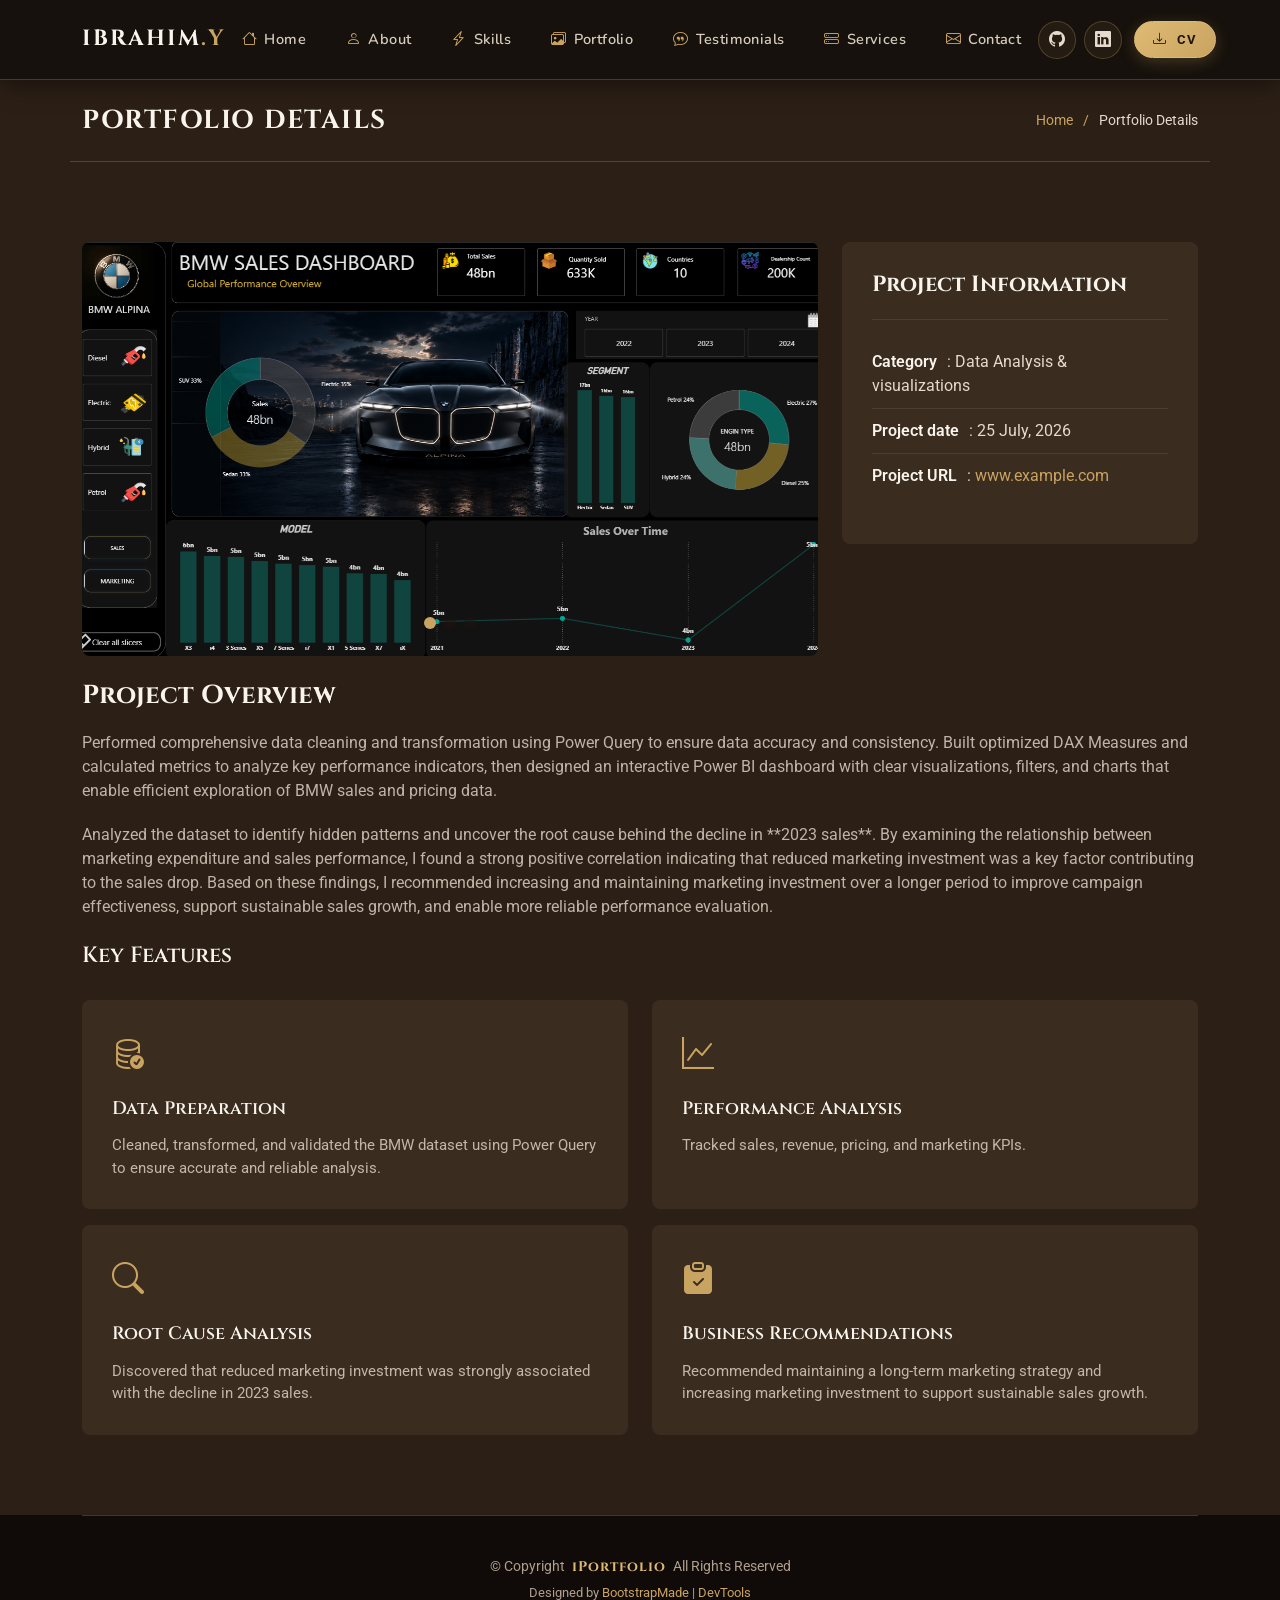
<file: portfolio-details 3.html>
<!DOCTYPE html>
<html lang="en">

<head>
  <meta charset="utf-8">
  <meta content="width=device-width, initial-scale=1.0" name="viewport">
  <title>Portfolio Details - Ibrahim Yousri </title>
  <meta name="description" content="">
  <meta name="keywords" content="">

  <!-- Favicons -->
  <link href="assets/img/favicon.png" rel="icon">
  <link href="assets/img/apple-touch-icon.png" rel="apple-touch-icon">

  <!-- Fonts -->
  <link href="https://fonts.googleapis.com" rel="preconnect">
  <link href="https://fonts.gstatic.com" rel="preconnect" crossorigin>
  <link href="https://fonts.googleapis.com/css2?family=Roboto:ital,wght@0,100;0,300;0,400;0,500;0,700;0,900;1,100;1,300;1,400;1,500;1,700;1,900&family=Ubuntu:ital,wght@0,300;0,400;0,500;0,700;1,300;1,400;1,500;1,700&family=Nunito:ital,wght@0,200;0,300;0,400;0,500;0,600;0,700;0,800;0,900;1,200;1,300;1,400;1,500;1,600;1,700;1,800;1,900&display=swap" rel="stylesheet">

  <!-- Vendor CSS Files -->
  <link href="assets/vendor/bootstrap/css/bootstrap.min.css" rel="stylesheet">
  <link href="assets/vendor/bootstrap-icons/bootstrap-icons.css" rel="stylesheet">
  <link href="assets/vendor/aos/aos.css" rel="stylesheet">
  <link href="assets/vendor/glightbox/css/glightbox.min.css" rel="stylesheet">
  <link href="assets/vendor/swiper/swiper-bundle.min.css" rel="stylesheet">

  <!-- Main CSS File -->
  <link href="assets/css/main.css" rel="stylesheet">

  <!-- =======================================================
  * Template Name: Ibrahim Yousri
  * Template URL: https://bootstrapmade.com/snapfolio-bootstrap-portfolio-template/
  * Updated: Jul 21 2025 with Bootstrap v5.3.7
  * Author: BootstrapMade.com
  * License: https://bootstrapmade.com/license/
  ======================================================== -->
</head>

<body class="portfolio-details-page">

  <header id="header" class="header fixed-top d-flex align-items-center">
    <div class="container-fluid container-xl d-flex align-items-center justify-content-between">

      <a href="index.html#hero" class="logo d-flex align-items-center">
        <h1 class="sitename">Ibrahim<span>.Y</span></h1>
      </a>

      <nav id="navmenu" class="navmenu">
        <ul>
          <li><a href="index.html#hero"><i class="bi bi-house navicon"></i><span>Home</span></a></li>
          <li><a href="index.html#about"><i class="bi bi-person navicon"></i><span>About</span></a></li>
          <li><a href="index.html#skills"><i class="bi bi-lightning-charge navicon"></i><span>Skills</span></a></li>
          <li><a href="index.html#portfolio"><i class="bi bi-images navicon"></i><span>Portfolio</span></a></li>
          <li><a href="index.html#testimonials"><i class="bi bi-chat-quote navicon"></i><span>Testimonials</span></a></li>
          <li><a href="index.html#services"><i class="bi bi-hdd-stack navicon"></i><span>Services</span></a></li>
          <li><a href="index.html#contact"><i class="bi bi-envelope navicon"></i><span>Contact</span></a></li>
        </ul>
      </nav>

      <div class="header-actions d-flex align-items-center">
        <div class="social-links d-none d-md-flex align-items-center">
          <a href="https://github.com/ibrahimyosri11" target="_blank" title="GitHub"><i class="bi bi-github"></i></a>
          <a href="https://www.linkedin.com/in/ibrahim-yousri" target="_blank" title="LinkedIn"><i class="bi bi-linkedin"></i></a>
        </div>
        <a href="assets/img/Ibrahim Yousri Ismail.pdf" download class="btn-resume d-none d-sm-inline-flex align-items-center">
          <i class="bi bi-download me-1"></i> CV
        </a>
        <i class="header-toggle d-xl-none bi bi-list"></i>
      </div>

    </div>
  </header>

  <main class="main">

    <!-- Page Title -->
    <div class="page-title dark-background">
      <div class="container d-lg-flex justify-content-between align-items-center">
        <h1 class="mb-2 mb-lg-0">Portfolio Details</h1>
        <nav class="breadcrumbs">
          <ol>
            <li><a href="index.html">Home</a></li>
            <li class="current">Portfolio Details</li>
          </ol>
        </nav>
      </div>
    </div><!-- End Page Title -->

    <!-- Portfolio Details Section -->
    <section id="portfolio-details" class="portfolio-details section">

      <div class="container" data-aos="fade-up" data-aos-delay="100">

        <div class="row gy-4">

          <div class="col-lg-8">
            <div class="portfolio-details-slider swiper init-swiper">

              <script type="application/json" class="swiper-config">
                {
                  "loop": true,
                  "speed": 600,
                  "autoplay": {
                    "delay": 1500
                  },
                  "slidesPerView": "auto",
                  "pagination": {
                    "el": ".swiper-pagination",
                    "type": "bullets",
                    "clickable": true
                  }
                }
              </script>

              <div class="swiper-wrapper align-items-center">

                <div class="swiper-slide">
                  <img src="assets/img/portfolio/BMW D 1.png" alt="Portfolio Image" class="img-fluid" loading="lazy">
                </div>

                <div class="swiper-slide">
                  <img src="assets/img/portfolio/BMW D 2.png" alt="Portfolio Image" class="img-fluid" loading="lazy">
                </div>

                <div class="swiper-slide">
                  <img src="assets/img/portfolio/Data View (BMW).png" alt="Portfolio Image" class="img-fluid" loading="lazy">
                </div>

              </div>
              <div class="swiper-pagination"></div>
            </div>
          </div>

          <div class="col-lg-4">
            <div class="portfolio-info" data-aos="fade-left" data-aos-delay="200">
              <h3>Project Information</h3>
              <ul>
                <li><strong>Category</strong>: Data Analysis & visualizations</li>
                <li><strong>Project date</strong>: 25 July, 2026</li>
                <li><strong>Project URL</strong>: <a href="#" target="_blank">www.example.com</a></li>
              </ul>
            </div>
          </div>

          <div class="col-lg-12">
            <div class="portfolio-description" data-aos="fade-up" data-aos-delay="300">
              <h2>Project Overview</h2>
              <p>
                Performed comprehensive data cleaning and transformation using Power Query to ensure data accuracy and consistency. Built optimized DAX Measures and calculated metrics to analyze key performance indicators, then designed an interactive Power BI dashboard with clear visualizations, filters, and charts that enable efficient exploration of BMW sales and pricing data.              </p>
              <p>
                Analyzed the dataset to identify hidden patterns and uncover the root cause behind the decline in **2023 sales**. By examining the relationship between marketing expenditure and sales performance, I found a strong positive correlation indicating that reduced marketing investment was a key factor contributing to the sales drop. Based on these findings, I recommended increasing and maintaining marketing investment over a longer period to improve campaign effectiveness, support sustainable sales growth, and enable more reliable performance evaluation.
              </p>

              <div class="features mt-4">
                <h3>Key Features</h3>
                <div class="row gy-3">
                  <div class="col-md-6">
                    <div class="feature-item" data-aos="fade-up" data-aos-delay="400">
                      <i class="bi bi-database-check"></i>
                      <h4>Data Preparation</h4>
                      <p>Cleaned, transformed, and validated the BMW dataset using Power Query to ensure accurate and reliable analysis.</p>
                    </div>
                  </div>

                  <div class="col-md-6">
                    <div class="feature-item" data-aos="fade-up" data-aos-delay="500">
                      <i class="bi bi-graph-up"></i>
                      <h4>Performance Analysis</h4>
                      <p>Tracked sales, revenue, pricing, and marketing KPIs.</p>
                    </div>
                  </div>

                  <div class="col-md-6">
                    <div class="feature-item" data-aos="fade-up" data-aos-delay="600">
                      <i class="bi bi-search"></i>
                      <h4>Root Cause Analysis</h4>
                      <p>Discovered that reduced marketing investment was strongly associated with the decline in 2023 sales.</p>
                    </div>
                  </div>

                  <div class="col-md-6">
                    <div class="feature-item" data-aos="fade-up" data-aos-delay="700">
                      <i class="bi bi-clipboard-check-fill"></i>
                      <h4>Business Recommendations</h4>
                      <p>Recommended maintaining a long-term marketing strategy and increasing marketing investment to support sustainable sales growth.</p>
                    </div>
                  </div>
                </div>
              </div>
            </div>
          </div>

        </div>

      </div>

    </section><!-- /Portfolio Details Section -->

  </main>

  <footer id="footer" class="footer position-relative">

    <div class="container">
      <div class="copyright text-center ">
        <p>© <span>Copyright</span> <strong class="px-1 sitename">iPortfolio</strong> <span>All Rights Reserved</span></p>
      </div>
      <div class="credits">
        <!-- All the links in the footer should remain intact. -->
        <!-- You can delete the links only if you've purchased the pro version. -->
        <!-- Licensing information: https://bootstrapmade.com/license/ -->
        <!-- Purchase the pro version with working PHP/AJAX contact form: [buy-url] -->
        Designed by <a href="https://bootstrapmade.com/">BootstrapMade</a> | <a href="https://bootstrapmade.com/tools/">DevTools</a>
      </div>
    </div>

  </footer>

  <!-- Scroll Top -->
  <a href="#" id="scroll-top" class="scroll-top d-flex align-items-center justify-content-center"><i class="bi bi-arrow-up-short"></i></a>

  <!-- Preloader -->
  <div id="preloader"></div>

  <!-- Vendor JS Files -->
  <script src="assets/vendor/bootstrap/js/bootstrap.bundle.min.js"></script>
  <script src="assets/vendor/php-email-form/validate.js"></script>
  <script src="assets/vendor/aos/aos.js"></script>
  <script src="assets/vendor/typed.js/typed.umd.js"></script>
  <script src="assets/vendor/purecounter/purecounter_vanilla.js"></script>
  <script src="assets/vendor/waypoints/noframework.waypoints.js"></script>
  <script src="assets/vendor/isotope-layout/isotope.pkgd.min.js"></script>
  <script src="assets/vendor/imagesloaded/imagesloaded.pkgd.min.js"></script>
  <script src="assets/vendor/glightbox/js/glightbox.min.js"></script>
  <script src="assets/vendor/swiper/swiper-bundle.min.js"></script>

  <!-- Main JS File -->
  <script src="assets/js/main.js"></script>

</body>

</html>
</file>
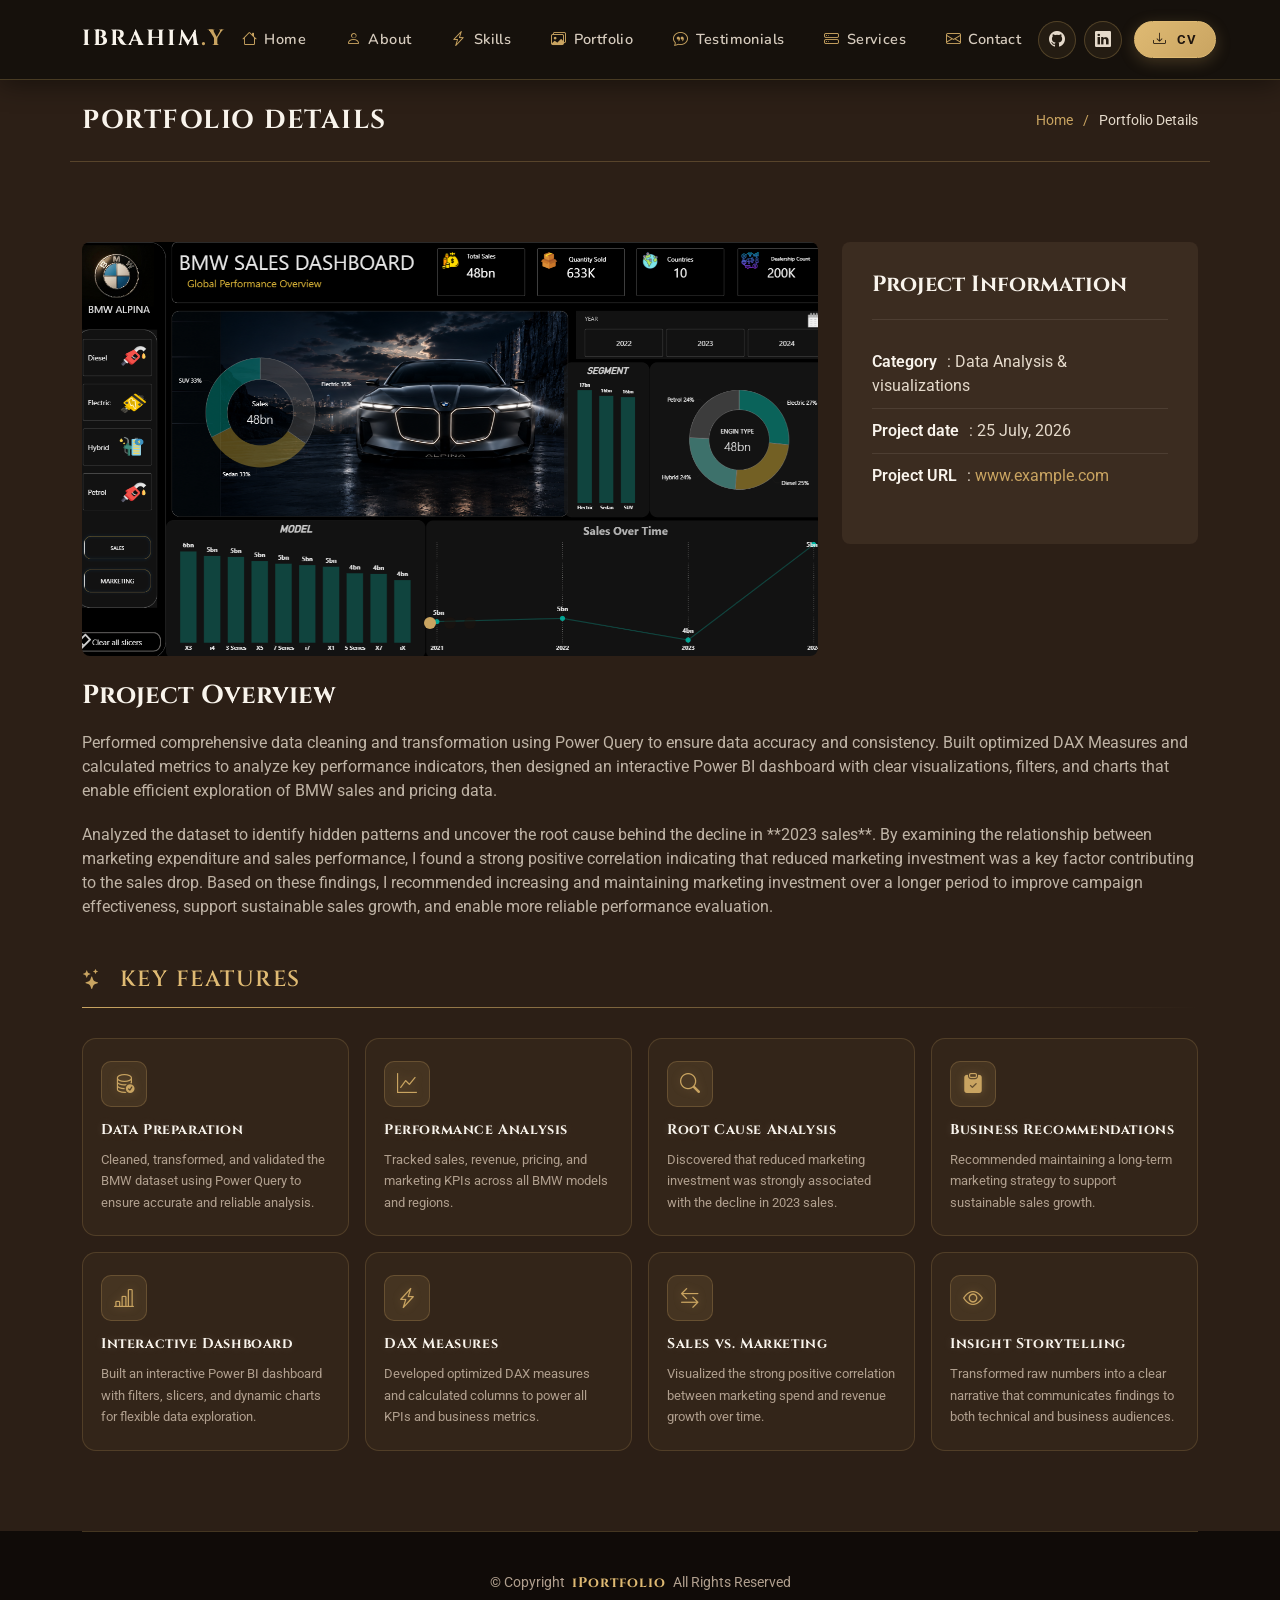
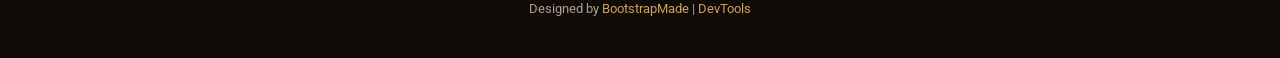
<file: portfolio-details BM.html>
<!DOCTYPE html>
<html lang="en">

<head>
  <meta charset="utf-8">
  <meta content="width=device-width, initial-scale=1.0" name="viewport">
  <title>Portfolio Details - Ibrahim Yousri </title>
  <meta name="description" content="">
  <meta name="keywords" content="">

  <!-- Favicons -->
  <link href="assets/img/favicon.png" rel="icon">
  <link href="assets/img/apple-touch-icon.png" rel="apple-touch-icon">

  <!-- Fonts -->
  <link href="https://fonts.googleapis.com" rel="preconnect">
  <link href="https://fonts.gstatic.com" rel="preconnect" crossorigin>
  <link href="https://fonts.googleapis.com/css2?family=Roboto:ital,wght@0,100;0,300;0,400;0,500;0,700;0,900;1,100;1,300;1,400;1,500;1,700;1,900&family=Ubuntu:ital,wght@0,300;0,400;0,500;0,700;1,300;1,400;1,500;1,700&family=Nunito:ital,wght@0,200;0,300;0,400;0,500;0,600;0,700;0,800;0,900;1,200;1,300;1,400;1,500;1,600;1,700;1,800;1,900&display=swap" rel="stylesheet">

  <!-- Vendor CSS Files -->
  <link href="assets/vendor/bootstrap/css/bootstrap.min.css" rel="stylesheet">
  <link href="assets/vendor/bootstrap-icons/bootstrap-icons.css" rel="stylesheet">
  <link href="assets/vendor/aos/aos.css" rel="stylesheet">
  <link href="assets/vendor/glightbox/css/glightbox.min.css" rel="stylesheet">
  <link href="assets/vendor/swiper/swiper-bundle.min.css" rel="stylesheet">

  <!-- Main CSS File -->
  <link href="assets/css/main.css" rel="stylesheet">

  <!-- =======================================================
  * Template Name: Ibrahim Yousri
  * Template URL: https://bootstrapmade.com/snapfolio-bootstrap-portfolio-template/
  * Updated: Jul 21 2025 with Bootstrap v5.3.7
  * Author: BootstrapMade.com
  * License: https://bootstrapmade.com/license/
  ======================================================== -->
</head>

<body class="portfolio-details-page">

  <header id="header" class="header fixed-top d-flex align-items-center">
    <div class="container-fluid container-xl d-flex align-items-center justify-content-between">

      <a href="index.html#hero" class="logo d-flex align-items-center">
        <h1 class="sitename">Ibrahim<span>.Y</span></h1>
      </a>

      <nav id="navmenu" class="navmenu">
        <ul>
          <li><a href="index.html#hero"><i class="bi bi-house navicon"></i><span>Home</span></a></li>
          <li><a href="index.html#about"><i class="bi bi-person navicon"></i><span>About</span></a></li>
          <li><a href="index.html#skills"><i class="bi bi-lightning-charge navicon"></i><span>Skills</span></a></li>
          <li><a href="index.html#portfolio"><i class="bi bi-images navicon"></i><span>Portfolio</span></a></li>
          <li><a href="index.html#testimonials"><i class="bi bi-chat-quote navicon"></i><span>Testimonials</span></a></li>
          <li><a href="index.html#services"><i class="bi bi-hdd-stack navicon"></i><span>Services</span></a></li>
          <li><a href="index.html#contact"><i class="bi bi-envelope navicon"></i><span>Contact</span></a></li>
        </ul>
      </nav>

      <div class="header-actions d-flex align-items-center">
        <div class="social-links d-none d-md-flex align-items-center">
          <a href="https://github.com/ibrahimyosri11" target="_blank" title="GitHub"><i class="bi bi-github"></i></a>
          <a href="https://www.linkedin.com/in/ibrahim-yousri" target="_blank" title="LinkedIn"><i class="bi bi-linkedin"></i></a>
        </div>
        <a href="assets/img/Ibrahim Yousri Ismail.pdf" download class="btn-resume d-none d-sm-inline-flex align-items-center">
          <i class="bi bi-download me-1"></i> CV
        </a>
        <i class="header-toggle d-xl-none bi bi-list"></i>
      </div>

    </div>
  </header>

  <main class="main">

    <!-- Page Title -->
    <div class="page-title dark-background">
      <div class="container d-lg-flex justify-content-between align-items-center">
        <h1 class="mb-2 mb-lg-0">Portfolio Details</h1>
        <nav class="breadcrumbs">
          <ol>
            <li><a href="index.html">Home</a></li>
            <li class="current">Portfolio Details</li>
          </ol>
        </nav>
      </div>
    </div><!-- End Page Title -->

    <!-- Portfolio Details Section -->
    <section id="portfolio-details" class="portfolio-details section">

      <div class="container" data-aos="fade-up" data-aos-delay="100">

        <div class="row gy-4">

          <div class="col-lg-8">
            <div class="portfolio-details-slider swiper init-swiper">

              <script type="application/json" class="swiper-config">
                {
                  "loop": true,
                  "speed": 600,
                  "autoplay": {
                    "delay": 1500
                  },
                  "slidesPerView": "auto",
                  "pagination": {
                    "el": ".swiper-pagination",
                    "type": "bullets",
                    "clickable": true
                  }
                }
              </script>

              <div class="swiper-wrapper align-items-center">

                <div class="swiper-slide">
                  <img src="assets/img/portfolio/BMW-D-1.png" alt="Portfolio Image" class="img-fluid" loading="lazy">
                </div>

                <div class="swiper-slide">
                  <img src="assets/img/portfolio/BMW-D-2.png" alt="Portfolio Image" class="img-fluid" loading="lazy">
                </div>

                <div class="swiper-slide">
                  <img src="assets/img/portfolio/Data View (BMW).png" alt="Portfolio Image" class="img-fluid" loading="lazy">
                </div>

              </div>
              <div class="swiper-pagination"></div>
            </div>
          </div>

          <div class="col-lg-4">
            <div class="portfolio-info" data-aos="fade-left" data-aos-delay="200">
              <h3>Project Information</h3>
              <ul>
                <li><strong>Category</strong>: Data Analysis & visualizations</li>
                <li><strong>Project date</strong>: 25 July, 2026</li>
                <li><strong>Project URL</strong>: <a href="#" target="_blank">www.example.com</a></li>
              </ul>
            </div>
          </div>

          <div class="col-lg-12">
            <div class="portfolio-description" data-aos="fade-up" data-aos-delay="300">
              <h2>Project Overview</h2>
              <p>
                Performed comprehensive data cleaning and transformation using Power Query to ensure data accuracy and consistency. Built optimized DAX Measures and calculated metrics to analyze key performance indicators, then designed an interactive Power BI dashboard with clear visualizations, filters, and charts that enable efficient exploration of BMW sales and pricing data.              </p>
              <p>
                Analyzed the dataset to identify hidden patterns and uncover the root cause behind the decline in **2023 sales**. By examining the relationship between marketing expenditure and sales performance, I found a strong positive correlation indicating that reduced marketing investment was a key factor contributing to the sales drop. Based on these findings, I recommended increasing and maintaining marketing investment over a longer period to improve campaign effectiveness, support sustainable sales growth, and enable more reliable performance evaluation.
              </p>

              <div class="features mt-5">
                <h3 class="features-heading"><i class="bi bi-stars me-2"></i>Key Features</h3>
                <div class="key-features-grid">

                  <div class="key-feature-card" data-aos="fade-up" data-aos-delay="400">
                    <div class="kf-icon"><i class="bi bi-database-check"></i></div>
                    <h4>Data Preparation</h4>
                    <p>Cleaned, transformed, and validated the BMW dataset using Power Query to ensure accurate and reliable analysis.</p>
                  </div>

                  <div class="key-feature-card" data-aos="fade-up" data-aos-delay="480">
                    <div class="kf-icon"><i class="bi bi-graph-up"></i></div>
                    <h4>Performance Analysis</h4>
                    <p>Tracked sales, revenue, pricing, and marketing KPIs across all BMW models and regions.</p>
                  </div>

                  <div class="key-feature-card" data-aos="fade-up" data-aos-delay="560">
                    <div class="kf-icon"><i class="bi bi-search"></i></div>
                    <h4>Root Cause Analysis</h4>
                    <p>Discovered that reduced marketing investment was strongly associated with the decline in 2023 sales.</p>
                  </div>

                  <div class="key-feature-card" data-aos="fade-up" data-aos-delay="640">
                    <div class="kf-icon"><i class="bi bi-clipboard-check-fill"></i></div>
                    <h4>Business Recommendations</h4>
                    <p>Recommended maintaining a long-term marketing strategy to support sustainable sales growth.</p>
                  </div>

                  <div class="key-feature-card" data-aos="fade-up" data-aos-delay="720">
                    <div class="kf-icon"><i class="bi bi-bar-chart-line"></i></div>
                    <h4>Interactive Dashboard</h4>
                    <p>Built an interactive Power BI dashboard with filters, slicers, and dynamic charts for flexible data exploration.</p>
                  </div>

                  <div class="key-feature-card" data-aos="fade-up" data-aos-delay="800">
                    <div class="kf-icon"><i class="bi bi-lightning-charge"></i></div>
                    <h4>DAX Measures</h4>
                    <p>Developed optimized DAX measures and calculated columns to power all KPIs and business metrics.</p>
                  </div>

                  <div class="key-feature-card" data-aos="fade-up" data-aos-delay="880">
                    <div class="kf-icon"><i class="bi bi-arrow-left-right"></i></div>
                    <h4>Sales vs. Marketing</h4>
                    <p>Visualized the strong positive correlation between marketing spend and revenue growth over time.</p>
                  </div>

                  <div class="key-feature-card" data-aos="fade-up" data-aos-delay="960">
                    <div class="kf-icon"><i class="bi bi-eye"></i></div>
                    <h4>Insight Storytelling</h4>
                    <p>Transformed raw numbers into a clear narrative that communicates findings to both technical and business audiences.</p>
                  </div>

                </div>
              </div>

            </div>
          </div>

        </div>

      </div>

    </section><!-- /Portfolio Details Section -->

  </main>

  <footer id="footer" class="footer position-relative">

    <div class="container">
      <div class="copyright text-center ">
        <p>© <span>Copyright</span> <strong class="px-1 sitename">iPortfolio</strong> <span>All Rights Reserved</span></p>
      </div>
      <div class="credits">
        <!-- All the links in the footer should remain intact. -->
        <!-- You can delete the links only if you've purchased the pro version. -->
        <!-- Licensing information: https://bootstrapmade.com/license/ -->
        <!-- Purchase the pro version with working PHP/AJAX contact form: [buy-url] -->
        Designed by <a href="https://bootstrapmade.com/">BootstrapMade</a> | <a href="https://bootstrapmade.com/tools/">DevTools</a>
      </div>
    </div>

  </footer>

  <!-- Scroll Top -->
  <a href="#" id="scroll-top" class="scroll-top d-flex align-items-center justify-content-center"><i class="bi bi-arrow-up-short"></i></a>

  <!-- Preloader -->
  <div id="preloader"></div>

  <!-- Vendor JS Files -->
  <script src="assets/vendor/bootstrap/js/bootstrap.bundle.min.js"></script>
  <script src="assets/vendor/php-email-form/validate.js"></script>
  <script src="assets/vendor/aos/aos.js"></script>
  <script src="assets/vendor/typed.js/typed.umd.js"></script>
  <script src="assets/vendor/purecounter/purecounter_vanilla.js"></script>
  <script src="assets/vendor/waypoints/noframework.waypoints.js"></script>
  <script src="assets/vendor/isotope-layout/isotope.pkgd.min.js"></script>
  <script src="assets/vendor/imagesloaded/imagesloaded.pkgd.min.js"></script>
  <script src="assets/vendor/glightbox/js/glightbox.min.js"></script>
  <script src="assets/vendor/swiper/swiper-bundle.min.js"></script>

  <!-- Main JS File -->
  <script src="assets/js/main.js"></script>

</body>

</html>
</file>
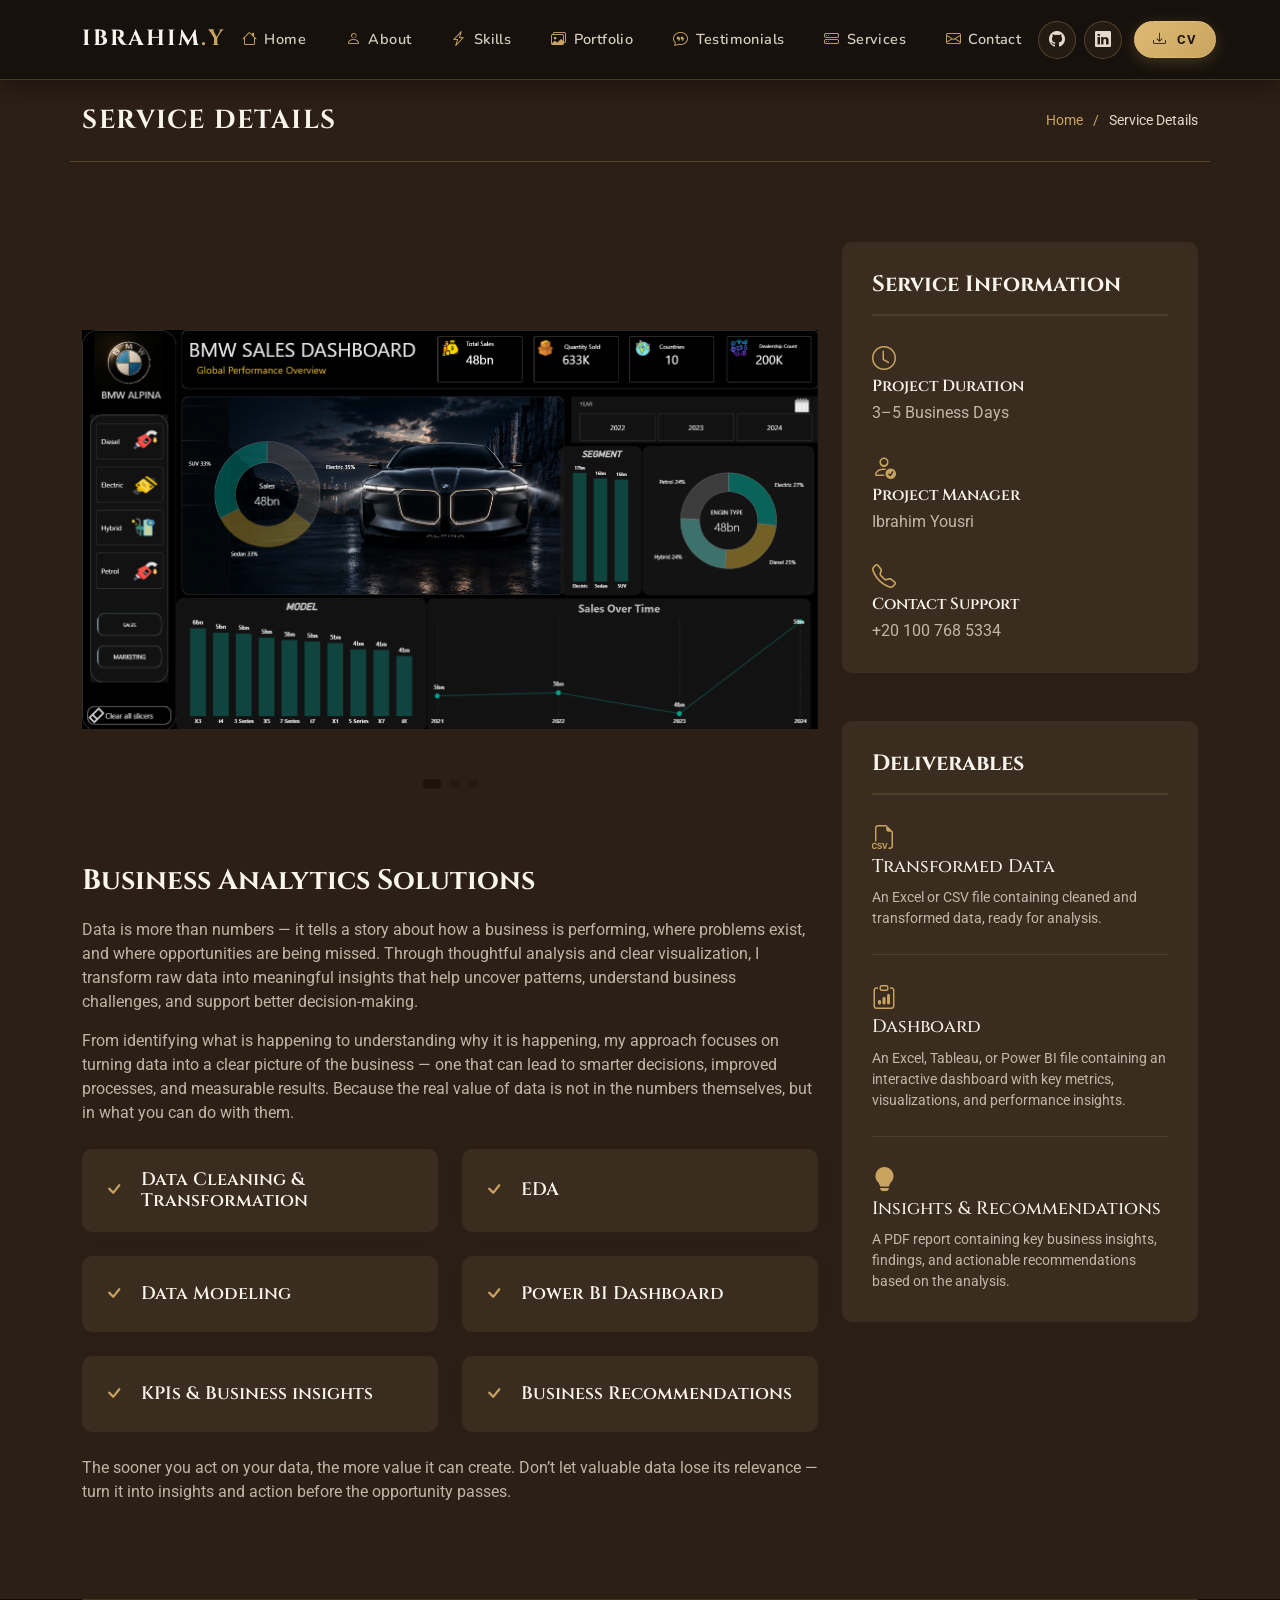
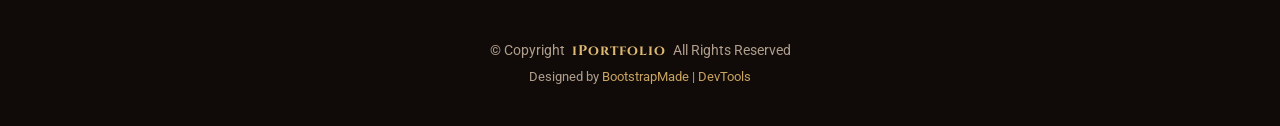
<file: service-details 2.html>
<!DOCTYPE html>
<html lang="en">

<head>
  <meta charset="utf-8">
  <meta content="width=device-width, initial-scale=1.0" name="viewport">
  <title>Service Details - SnapFolio Bootstrap Template</title>
  <meta name="description" content="">
  <meta name="keywords" content="">

  <!-- Favicons -->
  <link href="assets/img/favicon.png" rel="icon">
  <link href="assets/img/apple-touch-icon.png" rel="apple-touch-icon">

  <!-- Fonts -->
  <link href="https://fonts.googleapis.com" rel="preconnect">
  <link href="https://fonts.gstatic.com" rel="preconnect" crossorigin>
  <link href="https://fonts.googleapis.com/css2?family=Roboto:ital,wght@0,100;0,300;0,400;0,500;0,700;0,900;1,100;1,300;1,400;1,500;1,700;1,900&family=Ubuntu:ital,wght@0,300;0,400;0,500;0,700;1,300;1,400;1,500;1,700&family=Nunito:ital,wght@0,200;0,300;0,400;0,500;0,600;0,700;0,800;0,900;1,200;1,300;1,400;1,500;1,600;1,700;1,800;1,900&display=swap" rel="stylesheet">

  <!-- Vendor CSS Files -->
  <link href="assets/vendor/bootstrap/css/bootstrap.min.css" rel="stylesheet">
  <link href="assets/vendor/bootstrap-icons/bootstrap-icons.css" rel="stylesheet">
  <link href="assets/vendor/aos/aos.css" rel="stylesheet">
  <link href="assets/vendor/glightbox/css/glightbox.min.css" rel="stylesheet">
  <link href="assets/vendor/swiper/swiper-bundle.min.css" rel="stylesheet">

  <!-- Main CSS File -->
  <link href="assets/css/main.css" rel="stylesheet">

  <!-- =======================================================
  * Template Name: SnapFolio
  * Template URL: https://bootstrapmade.com/snapfolio-bootstrap-portfolio-template/
  * Updated: Jul 21 2025 with Bootstrap v5.3.7
  * Author: BootstrapMade.com
  * License: https://bootstrapmade.com/license/
  ======================================================== -->
</head>

<body class="service-details-page">

  <header id="header" class="header fixed-top d-flex align-items-center">
    <div class="container-fluid container-xl d-flex align-items-center justify-content-between">

      <a href="index.html#hero" class="logo d-flex align-items-center">
        <h1 class="sitename">Ibrahim<span>.Y</span></h1>
      </a>

      <nav id="navmenu" class="navmenu">
        <ul>
          <li><a href="index.html#hero"><i class="bi bi-house navicon"></i><span>Home</span></a></li>
          <li><a href="index.html#about"><i class="bi bi-person navicon"></i><span>About</span></a></li>
          <li><a href="index.html#skills"><i class="bi bi-lightning-charge navicon"></i><span>Skills</span></a></li>
          <li><a href="index.html#portfolio"><i class="bi bi-images navicon"></i><span>Portfolio</span></a></li>
          <li><a href="index.html#testimonials"><i class="bi bi-chat-quote navicon"></i><span>Testimonials</span></a></li>
          <li><a href="index.html#services"><i class="bi bi-hdd-stack navicon"></i><span>Services</span></a></li>
          <li><a href="index.html#contact"><i class="bi bi-envelope navicon"></i><span>Contact</span></a></li>
        </ul>
      </nav>

      <div class="header-actions d-flex align-items-center">
        <div class="social-links d-none d-md-flex align-items-center">
          <a href="https://github.com/ibrahimyosri11" target="_blank" title="GitHub"><i class="bi bi-github"></i></a>
          <a href="https://www.linkedin.com/in/ibrahim-yousri" target="_blank" title="LinkedIn"><i class="bi bi-linkedin"></i></a>
        </div>
        <a href="assets/img/Ibrahim Yousri Ismail.pdf" download class="btn-resume d-none d-sm-inline-flex align-items-center">
          <i class="bi bi-download me-1"></i> CV
        </a>
        <i class="header-toggle d-xl-none bi bi-list"></i>
      </div>

    </div>
  </header>

  <main class="main">

    <!-- Page Title -->
    <div class="page-title dark-background">
      <div class="container d-lg-flex justify-content-between align-items-center">
        <h1 class="mb-2 mb-lg-0">Service Details</h1>
        <nav class="breadcrumbs">
          <ol>
            <li><a href="index.html">Home</a></li>
            <li class="current">Service Details</li>
          </ol>
        </nav>
      </div>
    </div><!-- End Page Title -->

    <!-- Service Details Section -->
    <section id="service-details" class="service-details section">

      <div class="container" data-aos="fade-up" data-aos-delay="100">

        <div class="row gy-4">

          <div class="col-lg-8">
            <div class="service-details-slider swiper init-swiper">
              <script type="application/json" class="swiper-config">
                {
                  "loop": true,
                  "speed": 600,
                  "autoplay": {
                    "delay": 5000
                  },
                  "slidesPerView": 1,
                  "pagination": {
                    "el": ".swiper-pagination",
                    "type": "bullets",
                    "clickable": true
                  }
                }
              </script>
              <div class="swiper-wrapper align-items-center">
                <div class="swiper-slide">
                  <img src="assets/img/services/BMW-D-1.png" alt="" class="img-fluid" loading="lazy">
                </div>
                <div class="swiper-slide">
                  <img src="assets/img/services/Scound_Dashboard (Excel).png" alt="" class="img-fluid" loading="lazy">
                </div>
                <div class="swiper-slide">
                  <img src="assets/img/services/Dashboard.SuperStore.png" alt="" class="img-fluid" loading="lazy">
                </div>
              </div>
              <div class="swiper-pagination"></div>
            </div>

            <div class="content mt-5">
              <h3>Business Analytics Solutions</h3>
              <p>
                Data is more than numbers — it tells a story about how a business is performing, where problems exist, and where opportunities are being missed. Through thoughtful analysis and clear visualization, I transform raw data into meaningful insights that help uncover patterns, understand business challenges, and support better decision-making.
              </p>
              <p>
                From identifying what is happening to understanding why it is happening, my approach focuses on turning data into a clear picture of the business — one that can lead to smarter decisions, improved processes, and measurable results. Because the real value of data is not in the numbers themselves, but in what you can do with them.
              </p>

              <div class="features mt-4">
                <div class="row gy-4">
                  <div class="col-md-6" data-aos="fade-up" data-aos-delay="100">
                    <div class="feature-box d-flex align-items-center">
                      <i class="bi bi-check"></i>
                      <h4>Data Cleaning & Transformation</h4>
                    </div>
                  </div>
                  <div class="col-md-6" data-aos="fade-up" data-aos-delay="200">
                    <div class="feature-box d-flex align-items-center">
                      <i class="bi bi-check"></i>
                      <h4>EDA</h4>
                    </div>
                  </div>
                  <div class="col-md-6" data-aos="fade-up" data-aos-delay="200">
                    <div class="feature-box d-flex align-items-center">
                      <i class="bi bi-check"></i>
                      <h4>Data Modeling</h4>
                    </div>
                  </div>
                  <div class="col-md-6" data-aos="fade-up" data-aos-delay="200">
                    <div class="feature-box d-flex align-items-center">
                      <i class="bi bi-check"></i>
                      <h4>Power BI Dashboard</h4>
                    </div>
                  </div>
                  <div class="col-md-6" data-aos="fade-up" data-aos-delay="300">
                    <div class="feature-box d-flex align-items-center">
                      <i class="bi bi-check"></i>
                      <h4>KPIs & Business insights</h4>
                    </div>
                  </div>
                  <div class="col-md-6" data-aos="fade-up" data-aos-delay="400">
                    <div class="feature-box d-flex align-items-center">
                      <i class="bi bi-check"></i>
                      <h4>Business Recommendations</h4>
                    </div>
                  </div>
                </div>
              </div>

              <p class="mt-4">
                The sooner you act on your data, the more value it can create. Don’t let valuable data lose its relevance — turn it into insights and action before the opportunity passes.
              </p>
            </div>
          </div>

          <div class="col-lg-4">
            <div class="service-info">
              <h4>Service Information</h4>
              <div class="info-item">
                <i class="bi bi-clock"></i>
                <h5>Project Duration</h5>
                <p>3–5 Business Days</p>
              </div>
              <div class="info-item">
                <i class="bi bi-person-check"></i>
                <h5>Project Manager</h5>
                <p>Ibrahim Yousri</p>
              </div>
              <div class="info-item">
                <i class="bi bi-telephone"></i>
                <h5>Contact Support</h5>
                <p>+20 100 768 5334</p>
              </div>
            </div>

            <div class="related-services mt-5">
              <h4>Deliverables</h4>
              <div class="service-item">
                <i class="bi bi-filetype-csv"></i>
                <h5><a >Transformed Data</a></h5>
                <p>An Excel or CSV file containing cleaned and transformed data, ready for analysis.</p>
              </div>
              <div class="service-item">
                <i class="bi bi-clipboard-data"></i>
                <h5><a >Dashboard</a></h5>
                <p>An Excel, Tableau, or Power BI file containing an interactive dashboard with key metrics, visualizations, and performance insights.</p>
              </div>
              <div class="service-item">
                <i class="bi bi-lightbulb-fill"></i>
                <h5><a >Insights & Recommendations</a></h5>
                <p>A PDF report containing key business insights, findings, and actionable recommendations based on the analysis.</p>
              </div>
            </div>
          </div>

        </div>

      </div>

    </section><!-- /Service Details Section -->

  </main>

  <footer id="footer" class="footer position-relative">

    <div class="container">
      <div class="copyright text-center ">
        <p>© <span>Copyright</span> <strong class="px-1 sitename">iPortfolio</strong> <span>All Rights Reserved</span></p>
      </div>
      <div class="credits">
        <!-- All the links in the footer should remain intact. -->
        <!-- You can delete the links only if you've purchased the pro version. -->
        <!-- Licensing information: https://bootstrapmade.com/license/ -->
        <!-- Purchase the pro version with working PHP/AJAX contact form: [buy-url] -->
        Designed by <a href="https://bootstrapmade.com/">BootstrapMade</a> | <a href="https://bootstrapmade.com/tools/">DevTools</a>
      </div>
    </div>

  </footer>

  <!-- Scroll Top -->
  <a href="#" id="scroll-top" class="scroll-top d-flex align-items-center justify-content-center"><i class="bi bi-arrow-up-short"></i></a>

  <!-- Preloader -->
  <div id="preloader"></div>

  <!-- Vendor JS Files -->
  <script src="assets/vendor/bootstrap/js/bootstrap.bundle.min.js"></script>
  <script src="assets/vendor/php-email-form/validate.js"></script>
  <script src="assets/vendor/aos/aos.js"></script>
  <script src="assets/vendor/typed.js/typed.umd.js"></script>
  <script src="assets/vendor/purecounter/purecounter_vanilla.js"></script>
  <script src="assets/vendor/waypoints/noframework.waypoints.js"></script>
  <script src="assets/vendor/isotope-layout/isotope.pkgd.min.js"></script>
  <script src="assets/vendor/imagesloaded/imagesloaded.pkgd.min.js"></script>
  <script src="assets/vendor/glightbox/js/glightbox.min.js"></script>
  <script src="assets/vendor/swiper/swiper-bundle.min.js"></script>

  <!-- Main JS File -->
  <script src="assets/js/main.js"></script>

</body>

</html>
</file>
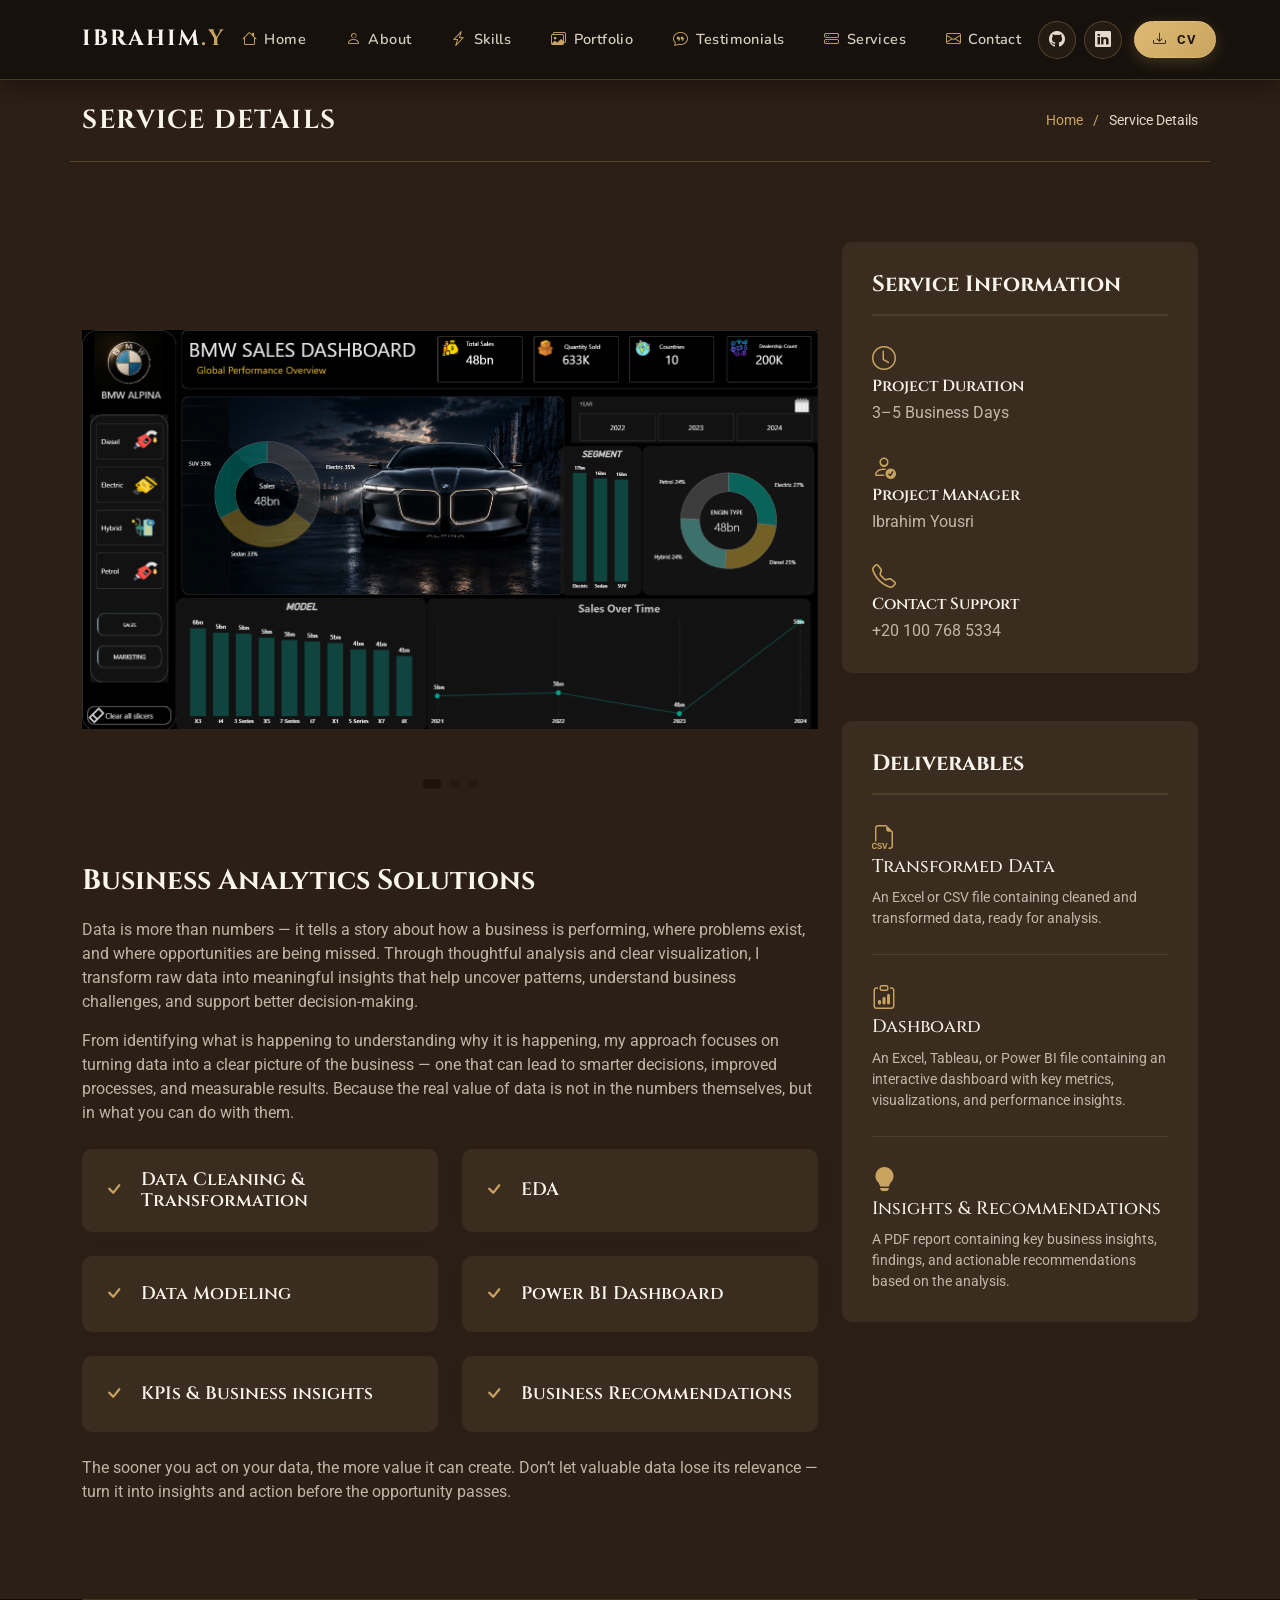
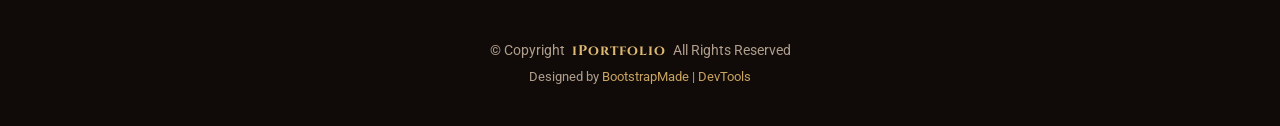
<file: service-details-Data-Analysis .html>
<!DOCTYPE html>
<html lang="en">

<head>
  <meta charset="utf-8">
  <meta content="width=device-width, initial-scale=1.0" name="viewport">
  <title>Service Details - SnapFolio Bootstrap Template</title>
  <meta name="description" content="">
  <meta name="keywords" content="">

  <!-- Favicons -->
  <link href="assets/img/favicon.png" rel="icon">
  <link href="assets/img/apple-touch-icon.png" rel="apple-touch-icon">

  <!-- Fonts -->
  <link href="https://fonts.googleapis.com" rel="preconnect">
  <link href="https://fonts.gstatic.com" rel="preconnect" crossorigin>
  <link href="https://fonts.googleapis.com/css2?family=Roboto:ital,wght@0,100;0,300;0,400;0,500;0,700;0,900;1,100;1,300;1,400;1,500;1,700;1,900&family=Ubuntu:ital,wght@0,300;0,400;0,500;0,700;1,300;1,400;1,500;1,700&family=Nunito:ital,wght@0,200;0,300;0,400;0,500;0,600;0,700;0,800;0,900;1,200;1,300;1,400;1,500;1,600;1,700;1,800;1,900&display=swap" rel="stylesheet">

  <!-- Vendor CSS Files -->
  <link href="assets/vendor/bootstrap/css/bootstrap.min.css" rel="stylesheet">
  <link href="assets/vendor/bootstrap-icons/bootstrap-icons.css" rel="stylesheet">
  <link href="assets/vendor/aos/aos.css" rel="stylesheet">
  <link href="assets/vendor/glightbox/css/glightbox.min.css" rel="stylesheet">
  <link href="assets/vendor/swiper/swiper-bundle.min.css" rel="stylesheet">

  <!-- Main CSS File -->
  <link href="assets/css/main.css" rel="stylesheet">

  <!-- =======================================================
  * Template Name: SnapFolio
  * Template URL: https://bootstrapmade.com/snapfolio-bootstrap-portfolio-template/
  * Updated: Jul 21 2025 with Bootstrap v5.3.7
  * Author: BootstrapMade.com
  * License: https://bootstrapmade.com/license/
  ======================================================== -->
</head>

<body class="service-details-page">

  <header id="header" class="header fixed-top d-flex align-items-center">
    <div class="container-fluid container-xl d-flex align-items-center justify-content-between">

      <a href="index.html#hero" class="logo d-flex align-items-center">
        <h1 class="sitename">Ibrahim<span>.Y</span></h1>
      </a>

      <nav id="navmenu" class="navmenu">
        <ul>
          <li><a href="index.html#hero"><i class="bi bi-house navicon"></i><span>Home</span></a></li>
          <li><a href="index.html#about"><i class="bi bi-person navicon"></i><span>About</span></a></li>
          <li><a href="index.html#skills"><i class="bi bi-lightning-charge navicon"></i><span>Skills</span></a></li>
          <li><a href="index.html#portfolio"><i class="bi bi-images navicon"></i><span>Portfolio</span></a></li>
          <li><a href="index.html#testimonials"><i class="bi bi-chat-quote navicon"></i><span>Testimonials</span></a></li>
          <li><a href="index.html#services"><i class="bi bi-hdd-stack navicon"></i><span>Services</span></a></li>
          <li><a href="index.html#contact"><i class="bi bi-envelope navicon"></i><span>Contact</span></a></li>
        </ul>
      </nav>

      <div class="header-actions d-flex align-items-center">
        <div class="social-links d-none d-md-flex align-items-center">
          <a href="https://github.com/ibrahimyosri11" target="_blank" title="GitHub"><i class="bi bi-github"></i></a>
          <a href="https://www.linkedin.com/in/ibrahim-yousri" target="_blank" title="LinkedIn"><i class="bi bi-linkedin"></i></a>
        </div>
        <a href="assets/img/Ibrahim Yousri Ismail.pdf" download class="btn-resume d-none d-sm-inline-flex align-items-center">
          <i class="bi bi-download me-1"></i> CV
        </a>
        <i class="header-toggle d-xl-none bi bi-list"></i>
      </div>

    </div>
  </header>
 
  <main class="main">

    <!-- Page Title -->
    <div class="page-title dark-background">
      <div class="container d-lg-flex justify-content-between align-items-center">
        <h1 class="mb-2 mb-lg-0">Service Details</h1>
        <nav class="breadcrumbs">
          <ol>
            <li><a href="index.html">Home</a></li>
            <li class="current">Service Details</li>
          </ol>
        </nav>
      </div>
    </div><!-- End Page Title -->

    <!-- Service Details Section -->
    <section id="service-details" class="service-details section">

      <div class="container" data-aos="fade-up" data-aos-delay="100">

        <div class="row gy-4">

          <div class="col-lg-8">
            <div class="service-details-slider swiper init-swiper">
              <script type="application/json" class="swiper-config">
                {
                  "loop": true,
                  "speed": 600,
                  "autoplay": {
                    "delay": 2000
                  },
                  "slidesPerView": 1,
                  "pagination": {
                    "el": ".swiper-pagination",
                    "type": "bullets",
                    "clickable": true
                  }
                }
              </script>
              <div class="swiper-wrapper align-items-center">
                <div class="swiper-slide">
                  <img src="assets/img/services/BMW-D-1.png" alt="" class="img-fluid" loading="lazy">
                </div>
                <div class="swiper-slide">
                  <img src="assets/img/services/Scound_Dashboard (Excel).png" alt="" class="img-fluid" loading="lazy">
                </div>
                <div class="swiper-slide">
                  <img src="assets/img/services/Dashboard.SuperStore.png" alt="" class="img-fluid" loading="lazy">
                </div>
              </div>
              <div class="swiper-pagination"></div>
            </div>

            <div class="content mt-5">
              <h3>Business Analytics Solutions</h3>
              <p>
                Data is more than numbers — it tells a story about how a business is performing, where problems exist, and where opportunities are being missed. Through thoughtful analysis and clear visualization, I transform raw data into meaningful insights that help uncover patterns, understand business challenges, and support better decision-making.
              </p>
              <p>
                From identifying what is happening to understanding why it is happening, my approach focuses on turning data into a clear picture of the business — one that can lead to smarter decisions, improved processes, and measurable results. Because the real value of data is not in the numbers themselves, but in what you can do with them.
              </p>

              <div class="features mt-4">
                <div class="row gy-4">
                  <div class="col-md-6" data-aos="fade-up" data-aos-delay="100">
                    <div class="feature-box d-flex align-items-center">
                      <i class="bi bi-check"></i>
                      <h4>Data Cleaning & Transformation</h4>
                    </div>
                  </div>
                  <div class="col-md-6" data-aos="fade-up" data-aos-delay="200">
                    <div class="feature-box d-flex align-items-center">
                      <i class="bi bi-check"></i>
                      <h4>EDA</h4>
                    </div>
                  </div>
                  <div class="col-md-6" data-aos="fade-up" data-aos-delay="200">
                    <div class="feature-box d-flex align-items-center">
                      <i class="bi bi-check"></i>
                      <h4>Data Modeling</h4>
                    </div>
                  </div>
                  <div class="col-md-6" data-aos="fade-up" data-aos-delay="200">
                    <div class="feature-box d-flex align-items-center">
                      <i class="bi bi-check"></i>
                      <h4>Power BI Dashboard</h4>
                    </div>
                  </div>
                  <div class="col-md-6" data-aos="fade-up" data-aos-delay="300">
                    <div class="feature-box d-flex align-items-center">
                      <i class="bi bi-check"></i>
                      <h4>KPIs & Business insights</h4>
                    </div>
                  </div>
                  <div class="col-md-6" data-aos="fade-up" data-aos-delay="400">
                    <div class="feature-box d-flex align-items-center">
                      <i class="bi bi-check"></i>
                      <h4>Business Recommendations</h4>
                    </div>
                  </div>
                </div>
              </div>

              <p class="mt-4">
                The sooner you act on your data, the more value it can create. Don’t let valuable data lose its relevance — turn it into insights and action before the opportunity passes.
              </p>
            </div>
          </div>

          <div class="col-lg-4">
            <div class="service-info">
              <h4>Service Information</h4>
              <div class="info-item">
                <i class="bi bi-clock"></i>
                <h5>Project Duration</h5>
                <p>3–5 Business Days</p>
              </div>
              <div class="info-item">
                <i class="bi bi-person-check"></i>
                <h5>Project Manager</h5>
                <p>Ibrahim Yousri</p>
              </div>
              <div class="info-item">
                <i class="bi bi-telephone"></i>
                <h5>Contact Support</h5>
                <p>+20 100 768 5334</p>
              </div>
            </div>

            <div class="related-services mt-5">
              <h4>Deliverables</h4>
              <div class="service-item">
                <i class="bi bi-filetype-csv"></i>
                <h5><a >Transformed Data</a></h5>
                <p>An Excel or CSV file containing cleaned and transformed data, ready for analysis.</p>
              </div>
              <div class="service-item">
                <i class="bi bi-clipboard-data"></i>
                <h5><a >Dashboard</a></h5>
                <p>An Excel, Tableau, or Power BI file containing an interactive dashboard with key metrics, visualizations, and performance insights.</p>
              </div>
              <div class="service-item">
                <i class="bi bi-lightbulb-fill"></i>
                <h5><a >Insights & Recommendations</a></h5>
                <p>A PDF report containing key business insights, findings, and actionable recommendations based on the analysis.</p>
              </div>
            </div>
          </div>

        </div>

      </div>

    </section><!-- /Service Details Section -->

  </main>

  <footer id="footer" class="footer position-relative">

    <div class="container">
      <div class="copyright text-center ">
        <p>© <span>Copyright</span> <strong class="px-1 sitename">iPortfolio</strong> <span>All Rights Reserved</span></p>
      </div>
      <div class="credits">
        <!-- All the links in the footer should remain intact. -->
        <!-- You can delete the links only if you've purchased the pro version. -->
        <!-- Licensing information: https://bootstrapmade.com/license/ -->
        <!-- Purchase the pro version with working PHP/AJAX contact form: [buy-url] -->
        Designed by <a href="https://bootstrapmade.com/">BootstrapMade</a> | <a href="https://bootstrapmade.com/tools/">DevTools</a>
      </div>
    </div>

  </footer>

  <!-- Scroll Top -->
  <a href="#" id="scroll-top" class="scroll-top d-flex align-items-center justify-content-center"><i class="bi bi-arrow-up-short"></i></a>

  <!-- Preloader -->
  <div id="preloader"></div>

  <!-- Vendor JS Files -->
  <script src="assets/vendor/bootstrap/js/bootstrap.bundle.min.js"></script>
  <script src="assets/vendor/php-email-form/validate.js"></script>
  <script src="assets/vendor/aos/aos.js"></script>
  <script src="assets/vendor/typed.js/typed.umd.js"></script>
  <script src="assets/vendor/purecounter/purecounter_vanilla.js"></script>
  <script src="assets/vendor/waypoints/noframework.waypoints.js"></script>
  <script src="assets/vendor/isotope-layout/isotope.pkgd.min.js"></script>
  <script src="assets/vendor/imagesloaded/imagesloaded.pkgd.min.js"></script>
  <script src="assets/vendor/glightbox/js/glightbox.min.js"></script>
  <script src="assets/vendor/swiper/swiper-bundle.min.js"></script>

  <!-- Main JS File -->
  <script src="assets/js/main.js"></script>

</body>

</html>
</file>
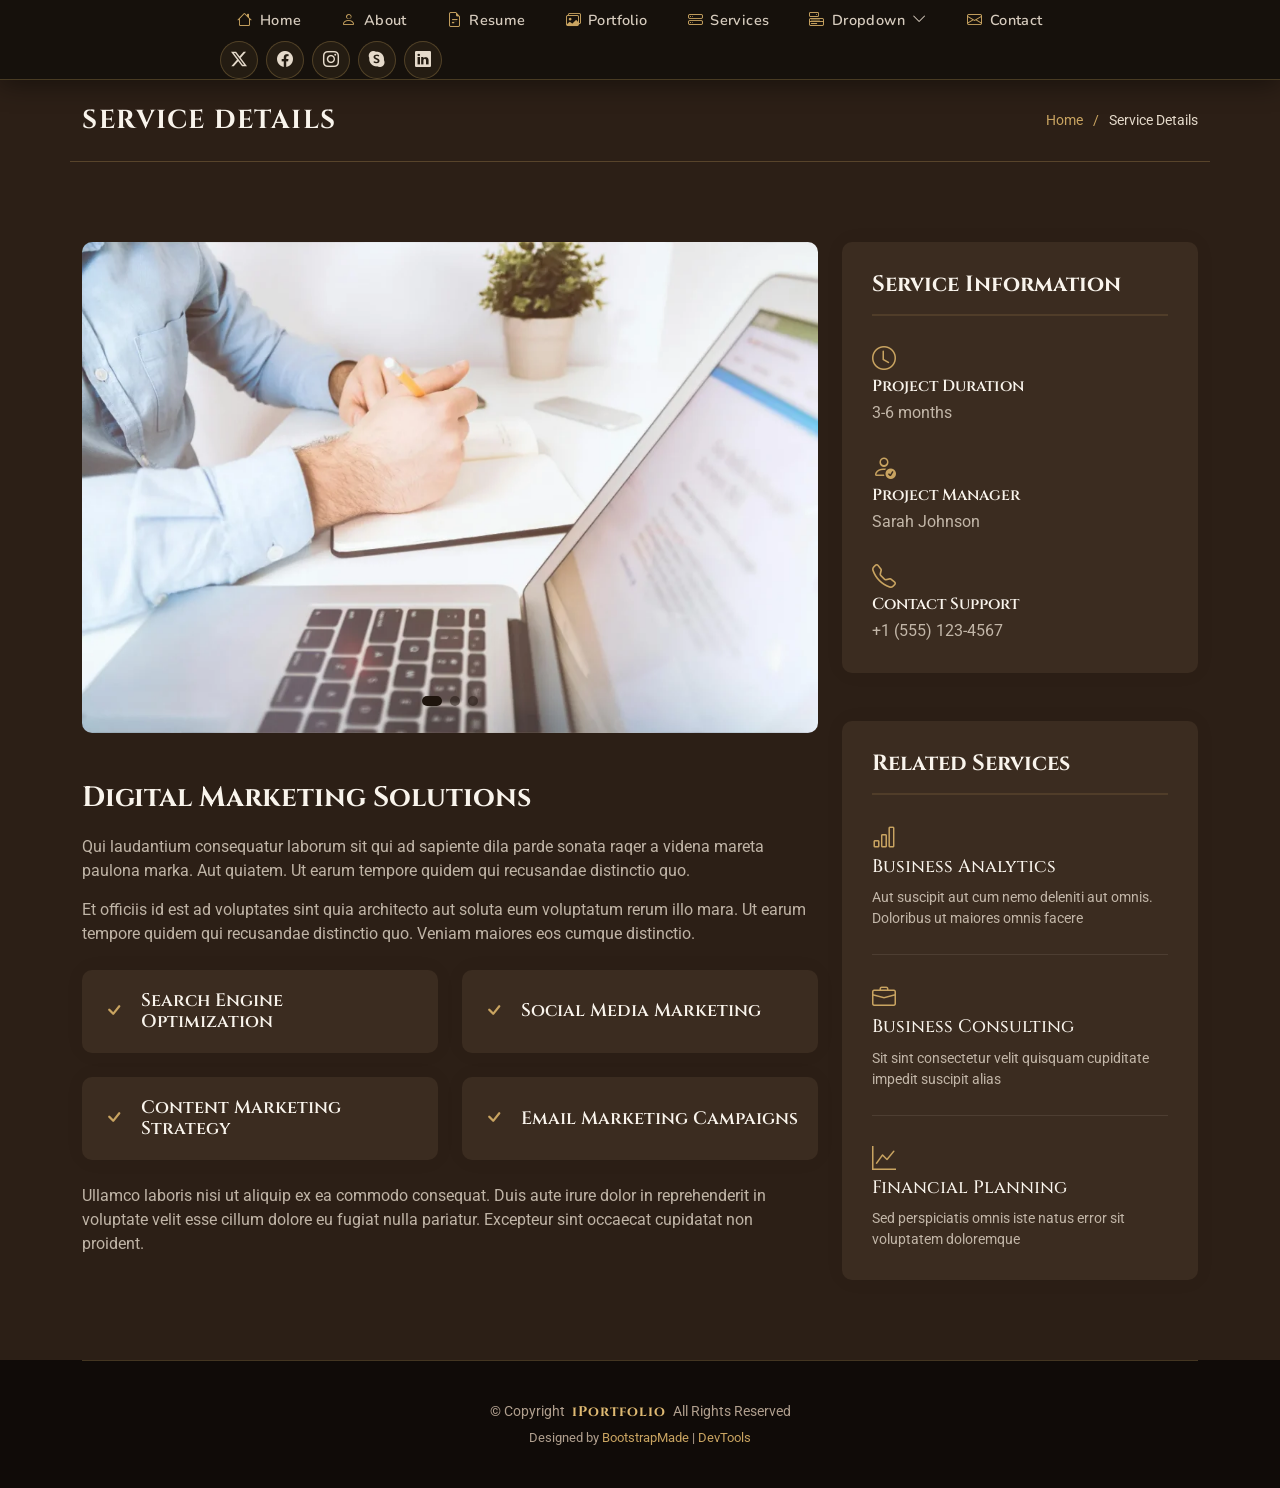
<file: service-details.html>
<!DOCTYPE html>
<html lang="en">

<head>
  <meta charset="utf-8">
  <meta content="width=device-width, initial-scale=1.0" name="viewport">
  <title>Service Details - SnapFolio Bootstrap Template</title>
  <meta name="description" content="">
  <meta name="keywords" content="">

  <!-- Favicons -->
  <link href="assets/img/favicon.png" rel="icon">
  <link href="assets/img/apple-touch-icon.png" rel="apple-touch-icon">

  <!-- Fonts -->
  <link href="https://fonts.googleapis.com" rel="preconnect">
  <link href="https://fonts.gstatic.com" rel="preconnect" crossorigin>
  <link href="https://fonts.googleapis.com/css2?family=Roboto:ital,wght@0,100;0,300;0,400;0,500;0,700;0,900;1,100;1,300;1,400;1,500;1,700;1,900&family=Ubuntu:ital,wght@0,300;0,400;0,500;0,700;1,300;1,400;1,500;1,700&family=Nunito:ital,wght@0,200;0,300;0,400;0,500;0,600;0,700;0,800;0,900;1,200;1,300;1,400;1,500;1,600;1,700;1,800;1,900&display=swap" rel="stylesheet">

  <!-- Vendor CSS Files -->
  <link href="assets/vendor/bootstrap/css/bootstrap.min.css" rel="stylesheet">
  <link href="assets/vendor/bootstrap-icons/bootstrap-icons.css" rel="stylesheet">
  <link href="assets/vendor/aos/aos.css" rel="stylesheet">
  <link href="assets/vendor/glightbox/css/glightbox.min.css" rel="stylesheet">
  <link href="assets/vendor/swiper/swiper-bundle.min.css" rel="stylesheet">

  <!-- Main CSS File -->
  <link href="assets/css/main.css" rel="stylesheet">

  <!-- =======================================================
  * Template Name: SnapFolio
  * Template URL: https://bootstrapmade.com/snapfolio-bootstrap-portfolio-template/
  * Updated: Jul 21 2025 with Bootstrap v5.3.7
  * Author: BootstrapMade.com
  * License: https://bootstrapmade.com/license/
  ======================================================== -->
</head>

<body class="service-details-page">

  <header id="header" class="header dark-background d-flex flex-column justify-content-center">
    <i class="header-toggle d-xl-none bi bi-list"></i>

    <div class="header-container d-flex flex-column align-items-start">
      <nav id="navmenu" class="navmenu">
        <ul>
          <li><a href="#hero"><i class="bi bi-house navicon"></i>Home</a></li>
          <li><a href="#about"><i class="bi bi-person navicon"></i> About</a></li>
          <li><a href="#resume"><i class="bi bi-file-earmark-text navicon"></i> Resume</a></li>
          <li><a href="#portfolio"><i class="bi bi-images navicon"></i> Portfolio</a></li>
          <li><a href="#services"><i class="bi bi-hdd-stack navicon"></i> Services</a></li>
          <li class="dropdown"><a href="#"><i class="bi bi-menu-button navicon"></i> <span>Dropdown</span> <i class="bi bi-chevron-down toggle-dropdown"></i></a>
            <ul>
              <li><a href="#">Dropdown 1</a></li>
              <li class="dropdown"><a href="#"><span>Deep Dropdown</span> <i class="bi bi-chevron-down toggle-dropdown"></i></a>
                <ul>
                  <li><a href="#">Deep Dropdown 1</a></li>
                  <li><a href="#">Deep Dropdown 2</a></li>
                  <li><a href="#">Deep Dropdown 3</a></li>
                  <li><a href="#">Deep Dropdown 4</a></li>
                  <li><a href="#">Deep Dropdown 5</a></li>
                </ul>
              </li>
              <li><a href="#">Dropdown 2</a></li>
              <li><a href="#">Dropdown 3</a></li>
              <li><a href="#">Dropdown 4</a></li>
            </ul>
          </li>
          <li><a href="#contact"><i class="bi bi-envelope navicon"></i> Contact</a></li>
        </ul>
      </nav>

      <div class="social-links text-center">
        <a href="#" class="twitter"><i class="bi bi-twitter-x"></i></a>
        <a href="#" class="facebook"><i class="bi bi-facebook"></i></a>
        <a href="#" class="instagram"><i class="bi bi-instagram"></i></a>
        <a href="#" class="google-plus"><i class="bi bi-skype"></i></a>
        <a href="#" class="linkedin"><i class="bi bi-linkedin"></i></a>
      </div>

    </div>

  </header>

  <main class="main">

    <!-- Page Title -->
    <div class="page-title dark-background">
      <div class="container d-lg-flex justify-content-between align-items-center">
        <h1 class="mb-2 mb-lg-0">Service Details</h1>
        <nav class="breadcrumbs">
          <ol>
            <li><a href="index.html">Home</a></li>
            <li class="current">Service Details</li>
          </ol>
        </nav>
      </div>
    </div><!-- End Page Title -->

    <!-- Service Details Section -->
    <section id="service-details" class="service-details section">

      <div class="container" data-aos="fade-up" data-aos-delay="100">

        <div class="row gy-4">

          <div class="col-lg-8">
            <div class="service-details-slider swiper init-swiper">
              <script type="application/json" class="swiper-config">
                {
                  "loop": true,
                  "speed": 600,
                  "autoplay": {
                    "delay": 5000
                  },
                  "slidesPerView": 1,
                  "pagination": {
                    "el": ".swiper-pagination",
                    "type": "bullets",
                    "clickable": true
                  }
                }
              </script>
              <div class="swiper-wrapper align-items-center">
                <div class="swiper-slide">
                  <img src="assets/img/services/services-1.webp" alt="" class="img-fluid" loading="lazy">
                </div>
                <div class="swiper-slide">
                  <img src="assets/img/services/services-2.webp" alt="" class="img-fluid" loading="lazy">
                </div>
                <div class="swiper-slide">
                  <img src="assets/img/services/services-3.webp" alt="" class="img-fluid" loading="lazy">
                </div>
              </div>
              <div class="swiper-pagination"></div>
            </div>

            <div class="content mt-5">
              <h3>Digital Marketing Solutions</h3>
              <p>
                Qui laudantium consequatur laborum sit qui ad sapiente dila parde sonata raqer a videna mareta paulona marka. Aut quiatem. Ut earum tempore quidem qui recusandae distinctio quo.
              </p>
              <p>
                Et officiis id est ad voluptates sint quia architecto aut soluta eum voluptatum rerum illo mara. Ut earum tempore quidem qui recusandae distinctio quo. Veniam maiores eos cumque distinctio.
              </p>

              <div class="features mt-4">
                <div class="row gy-4">
                  <div class="col-md-6" data-aos="fade-up" data-aos-delay="100">
                    <div class="feature-box d-flex align-items-center">
                      <i class="bi bi-check"></i>
                      <h4>Search Engine Optimization</h4>
                    </div>
                  </div>
                  <div class="col-md-6" data-aos="fade-up" data-aos-delay="200">
                    <div class="feature-box d-flex align-items-center">
                      <i class="bi bi-check"></i>
                      <h4>Social Media Marketing</h4>
                    </div>
                  </div>
                  <div class="col-md-6" data-aos="fade-up" data-aos-delay="300">
                    <div class="feature-box d-flex align-items-center">
                      <i class="bi bi-check"></i>
                      <h4>Content Marketing Strategy</h4>
                    </div>
                  </div>
                  <div class="col-md-6" data-aos="fade-up" data-aos-delay="400">
                    <div class="feature-box d-flex align-items-center">
                      <i class="bi bi-check"></i>
                      <h4>Email Marketing Campaigns</h4>
                    </div>
                  </div>
                </div>
              </div>

              <p class="mt-4">
                Ullamco laboris nisi ut aliquip ex ea commodo consequat. Duis aute irure dolor in reprehenderit in voluptate velit esse cillum dolore eu fugiat nulla pariatur. Excepteur sint occaecat cupidatat non proident.
              </p>
            </div>
          </div>

          <div class="col-lg-4">
            <div class="service-info">
              <h4>Service Information</h4>
              <div class="info-item">
                <i class="bi bi-clock"></i>
                <h5>Project Duration</h5>
                <p>3-6 months</p>
              </div>
              <div class="info-item">
                <i class="bi bi-person-check"></i>
                <h5>Project Manager</h5>
                <p>Sarah Johnson</p>
              </div>
              <div class="info-item">
                <i class="bi bi-telephone"></i>
                <h5>Contact Support</h5>
                <p>+1 (555) 123-4567</p>
              </div>
            </div>

            <div class="related-services mt-5">
              <h4>Related Services</h4>
              <div class="service-item">
                <i class="bi bi-bar-chart"></i>
                <h5><a href="#">Business Analytics</a></h5>
                <p>Aut suscipit aut cum nemo deleniti aut omnis. Doloribus ut maiores omnis facere</p>
              </div>
              <div class="service-item">
                <i class="bi bi-briefcase"></i>
                <h5><a href="#">Business Consulting</a></h5>
                <p>Sit sint consectetur velit quisquam cupiditate impedit suscipit alias</p>
              </div>
              <div class="service-item">
                <i class="bi bi-graph-up"></i>
                <h5><a href="#">Financial Planning</a></h5>
                <p>Sed perspiciatis omnis iste natus error sit voluptatem doloremque</p>
              </div>
            </div>
          </div>

        </div>

      </div>

    </section><!-- /Service Details Section -->

  </main>

  <footer id="footer" class="footer position-relative">

    <div class="container">
      <div class="copyright text-center ">
        <p>© <span>Copyright</span> <strong class="px-1 sitename">iPortfolio</strong> <span>All Rights Reserved</span></p>
      </div>
      <div class="credits">
        <!-- All the links in the footer should remain intact. -->
        <!-- You can delete the links only if you've purchased the pro version. -->
        <!-- Licensing information: https://bootstrapmade.com/license/ -->
        <!-- Purchase the pro version with working PHP/AJAX contact form: [buy-url] -->
        Designed by <a href="https://bootstrapmade.com/">BootstrapMade</a> | <a href="https://bootstrapmade.com/tools/">DevTools</a>
      </div>
    </div>

  </footer>

  <!-- Scroll Top -->
  <a href="#" id="scroll-top" class="scroll-top d-flex align-items-center justify-content-center"><i class="bi bi-arrow-up-short"></i></a>

  <!-- Preloader -->
  <div id="preloader"></div>

  <!-- Vendor JS Files -->
  <script src="assets/vendor/bootstrap/js/bootstrap.bundle.min.js"></script>
  <script src="assets/vendor/php-email-form/validate.js"></script>
  <script src="assets/vendor/aos/aos.js"></script>
  <script src="assets/vendor/typed.js/typed.umd.js"></script>
  <script src="assets/vendor/purecounter/purecounter_vanilla.js"></script>
  <script src="assets/vendor/waypoints/noframework.waypoints.js"></script>
  <script src="assets/vendor/isotope-layout/isotope.pkgd.min.js"></script>
  <script src="assets/vendor/imagesloaded/imagesloaded.pkgd.min.js"></script>
  <script src="assets/vendor/glightbox/js/glightbox.min.js"></script>
  <script src="assets/vendor/swiper/swiper-bundle.min.js"></script>

  <!-- Main JS File -->
  <script src="assets/js/main.js"></script>

</body>

</html>
</file>
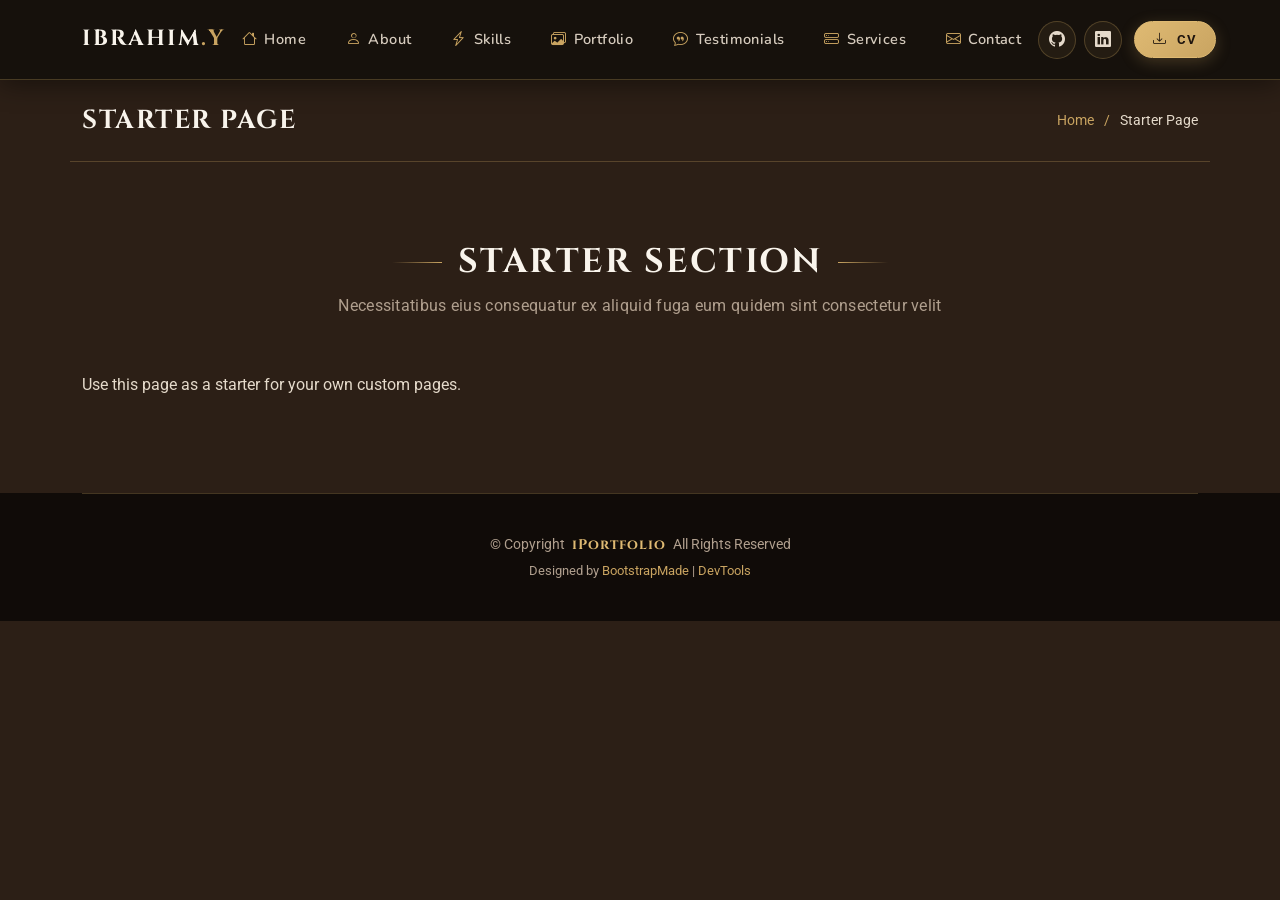
<file: starter-page.html>
<!DOCTYPE html>
<html lang="en">

<head>
  <meta charset="utf-8">
  <meta content="width=device-width, initial-scale=1.0" name="viewport">
  <title>Starter Page - SnapFolio Bootstrap Template</title>
  <meta name="description" content="">
  <meta name="keywords" content="">

  <!-- Favicons -->
  <link href="assets/img/favicon.png" rel="icon">
  <link href="assets/img/apple-touch-icon.png" rel="apple-touch-icon">

  <!-- Fonts -->
  <link href="https://fonts.googleapis.com" rel="preconnect">
  <link href="https://fonts.gstatic.com" rel="preconnect" crossorigin>
  <link href="https://fonts.googleapis.com/css2?family=Roboto:ital,wght@0,100;0,300;0,400;0,500;0,700;0,900;1,100;1,300;1,400;1,500;1,700;1,900&family=Ubuntu:ital,wght@0,300;0,400;0,500;0,700;1,300;1,400;1,500;1,700&family=Nunito:ital,wght@0,200;0,300;0,400;0,500;0,600;0,700;0,800;0,900;1,200;1,300;1,400;1,500;1,600;1,700;1,800;1,900&display=swap" rel="stylesheet">

  <!-- Vendor CSS Files -->
  <link href="assets/vendor/bootstrap/css/bootstrap.min.css" rel="stylesheet">
  <link href="assets/vendor/bootstrap-icons/bootstrap-icons.css" rel="stylesheet">
  <link href="assets/vendor/aos/aos.css" rel="stylesheet">
  <link href="assets/vendor/glightbox/css/glightbox.min.css" rel="stylesheet">
  <link href="assets/vendor/swiper/swiper-bundle.min.css" rel="stylesheet">

  <!-- Main CSS File -->
  <link href="assets/css/main.css" rel="stylesheet">

  <!-- =======================================================
  * Template Name: SnapFolio
  * Template URL: https://bootstrapmade.com/snapfolio-bootstrap-portfolio-template/
  * Updated: Jul 21 2025 with Bootstrap v5.3.7
  * Author: BootstrapMade.com
  * License: https://bootstrapmade.com/license/
  ======================================================== -->
</head>

<body class="starter-page-page">

  <header id="header" class="header fixed-top d-flex align-items-center">
    <div class="container-fluid container-xl d-flex align-items-center justify-content-between">

      <a href="index.html#hero" class="logo d-flex align-items-center">
        <h1 class="sitename">Ibrahim<span>.Y</span></h1>
      </a>

      <nav id="navmenu" class="navmenu">
        <ul>
          <li><a href="index.html#hero"><i class="bi bi-house navicon"></i><span>Home</span></a></li>
          <li><a href="index.html#about"><i class="bi bi-person navicon"></i><span>About</span></a></li>
          <li><a href="index.html#skills"><i class="bi bi-lightning-charge navicon"></i><span>Skills</span></a></li>
          <li><a href="index.html#portfolio"><i class="bi bi-images navicon"></i><span>Portfolio</span></a></li>
          <li><a href="index.html#testimonials"><i class="bi bi-chat-quote navicon"></i><span>Testimonials</span></a></li>
          <li><a href="index.html#services"><i class="bi bi-hdd-stack navicon"></i><span>Services</span></a></li>
          <li><a href="index.html#contact"><i class="bi bi-envelope navicon"></i><span>Contact</span></a></li>
        </ul>
      </nav>

      <div class="header-actions d-flex align-items-center">
        <div class="social-links d-none d-md-flex align-items-center">
          <a href="https://github.com/ibrahimyosri11" target="_blank" title="GitHub"><i class="bi bi-github"></i></a>
          <a href="https://www.linkedin.com/in/ibrahim-yousri" target="_blank" title="LinkedIn"><i class="bi bi-linkedin"></i></a>
        </div>
        <a href="assets/img/Ibrahim Yousri Ismail.pdf" download class="btn-resume d-none d-sm-inline-flex align-items-center">
          <i class="bi bi-download me-1"></i> CV
        </a>
        <i class="header-toggle d-xl-none bi bi-list"></i>
      </div>

    </div>
  </header>

  <main class="main">

    <!-- Page Title -->
    <div class="page-title dark-background">
      <div class="container d-lg-flex justify-content-between align-items-center">
        <h1 class="mb-2 mb-lg-0">Starter Page</h1>
        <nav class="breadcrumbs">
          <ol>
            <li><a href="index.html">Home</a></li>
            <li class="current">Starter Page</li>
          </ol>
        </nav>
      </div>
    </div><!-- End Page Title -->

    <!-- Starter Section Section -->
    <section id="starter-section" class="starter-section section">

      <!-- Section Title -->
      <div class="container section-title" data-aos="fade-up">
        <h2>Starter Section</h2>
        <p>Necessitatibus eius consequatur ex aliquid fuga eum quidem sint consectetur velit</p>
      </div><!-- End Section Title -->

      <div class="container" data-aos="fade-up">
        <p>Use this page as a starter for your own custom pages.</p>
      </div>

    </section><!-- /Starter Section Section -->

  </main>

  <footer id="footer" class="footer position-relative">

    <div class="container">
      <div class="copyright text-center ">
        <p>© <span>Copyright</span> <strong class="px-1 sitename">iPortfolio</strong> <span>All Rights Reserved</span></p>
      </div>
      <div class="credits">
        <!-- All the links in the footer should remain intact. -->
        <!-- You can delete the links only if you've purchased the pro version. -->
        <!-- Licensing information: https://bootstrapmade.com/license/ -->
        <!-- Purchase the pro version with working PHP/AJAX contact form: [buy-url] -->
        Designed by <a href="https://bootstrapmade.com/">BootstrapMade</a> | <a href="https://bootstrapmade.com/tools/">DevTools</a>
      </div>
    </div>

  </footer>

  <!-- Scroll Top -->
  <a href="#" id="scroll-top" class="scroll-top d-flex align-items-center justify-content-center"><i class="bi bi-arrow-up-short"></i></a>

  <!-- Preloader -->
  <div id="preloader"></div>

  <!-- Vendor JS Files -->
  <script src="assets/vendor/bootstrap/js/bootstrap.bundle.min.js"></script>
  <script src="assets/vendor/php-email-form/validate.js"></script>
  <script src="assets/vendor/aos/aos.js"></script>
  <script src="assets/vendor/typed.js/typed.umd.js"></script>
  <script src="assets/vendor/purecounter/purecounter_vanilla.js"></script>
  <script src="assets/vendor/waypoints/noframework.waypoints.js"></script>
  <script src="assets/vendor/isotope-layout/isotope.pkgd.min.js"></script>
  <script src="assets/vendor/imagesloaded/imagesloaded.pkgd.min.js"></script>
  <script src="assets/vendor/glightbox/js/glightbox.min.js"></script>
  <script src="assets/vendor/swiper/swiper-bundle.min.js"></script>

  <!-- Main JS File -->
  <script src="assets/js/main.js"></script>

</body>

</html>
</file>
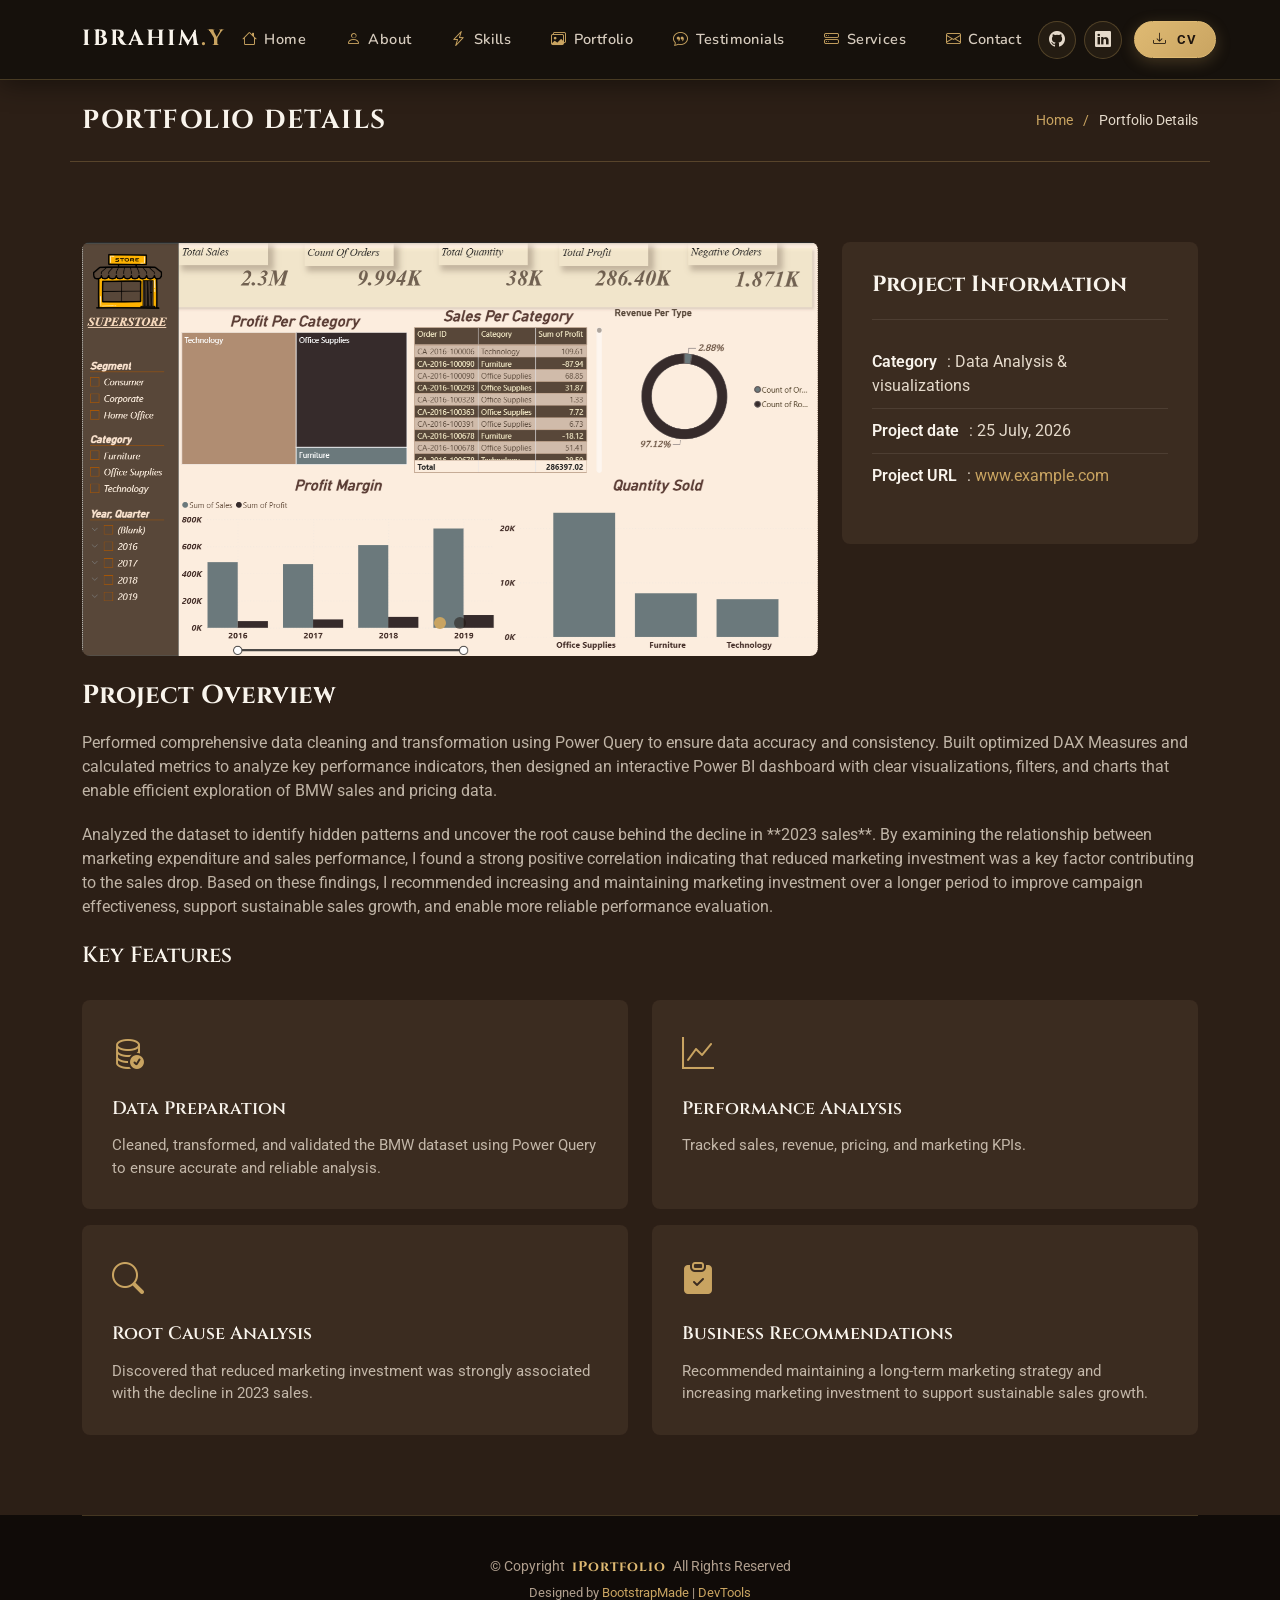
<file: SuperStore.Project.html>
<!DOCTYPE html>
<html lang="en">

<head>
  <meta charset="utf-8">
  <meta content="width=device-width, initial-scale=1.0" name="viewport">
  <title>Portfolio Details - Ibrahim Yousri </title>
  <meta name="description" content="">
  <meta name="keywords" content="">

  <!-- Favicons -->
  <link href="assets/img/favicon.png" rel="icon">
  <link href="assets/img/apple-touch-icon.png" rel="apple-touch-icon">

  <!-- Fonts -->
  <link href="https://fonts.googleapis.com" rel="preconnect">
  <link href="https://fonts.gstatic.com" rel="preconnect" crossorigin>
  <link href="https://fonts.googleapis.com/css2?family=Roboto:ital,wght@0,100;0,300;0,400;0,500;0,700;0,900;1,100;1,300;1,400;1,500;1,700;1,900&family=Ubuntu:ital,wght@0,300;0,400;0,500;0,700;1,300;1,400;1,500;1,700&family=Nunito:ital,wght@0,200;0,300;0,400;0,500;0,600;0,700;0,800;0,900;1,200;1,300;1,400;1,500;1,600;1,700;1,800;1,900&display=swap" rel="stylesheet">

  <!-- Vendor CSS Files -->
  <link href="assets/vendor/bootstrap/css/bootstrap.min.css" rel="stylesheet">
  <link href="assets/vendor/bootstrap-icons/bootstrap-icons.css" rel="stylesheet">
  <link href="assets/vendor/aos/aos.css" rel="stylesheet">
  <link href="assets/vendor/glightbox/css/glightbox.min.css" rel="stylesheet">
  <link href="assets/vendor/swiper/swiper-bundle.min.css" rel="stylesheet">

  <!-- Main CSS File -->
  <link href="assets/css/main.css" rel="stylesheet">

  <!-- =======================================================
  * Template Name: Ibrahim Yousri
  * Template URL: https://bootstrapmade.com/snapfolio-bootstrap-portfolio-template/
  * Updated: Jul 21 2025 with Bootstrap v5.3.7
  * Author: BootstrapMade.com
  * License: https://bootstrapmade.com/license/
  ======================================================== -->
</head>

<body class="portfolio-details-page">

  <header id="header" class="header fixed-top d-flex align-items-center">
    <div class="container-fluid container-xl d-flex align-items-center justify-content-between">

      <a href="index.html#hero" class="logo d-flex align-items-center">
        <h1 class="sitename">Ibrahim<span>.Y</span></h1>
      </a>

      <nav id="navmenu" class="navmenu">
        <ul>
          <li><a href="index.html#hero"><i class="bi bi-house navicon"></i><span>Home</span></a></li>
          <li><a href="index.html#about"><i class="bi bi-person navicon"></i><span>About</span></a></li>
          <li><a href="index.html#skills"><i class="bi bi-lightning-charge navicon"></i><span>Skills</span></a></li>
          <li><a href="index.html#portfolio"><i class="bi bi-images navicon"></i><span>Portfolio</span></a></li>
          <li><a href="index.html#testimonials"><i class="bi bi-chat-quote navicon"></i><span>Testimonials</span></a></li>
          <li><a href="index.html#services"><i class="bi bi-hdd-stack navicon"></i><span>Services</span></a></li>
          <li><a href="index.html#contact"><i class="bi bi-envelope navicon"></i><span>Contact</span></a></li>
        </ul>
      </nav>

      <div class="header-actions d-flex align-items-center">
        <div class="social-links d-none d-md-flex align-items-center">
          <a href="https://github.com/ibrahimyosri11" target="_blank" title="GitHub"><i class="bi bi-github"></i></a>
          <a href="https://www.linkedin.com/in/ibrahim-yousri" target="_blank" title="LinkedIn"><i class="bi bi-linkedin"></i></a>
        </div>
        <a href="assets/img/Ibrahim Yousri Ismail.pdf" download class="btn-resume d-none d-sm-inline-flex align-items-center">
          <i class="bi bi-download me-1"></i> CV
        </a>
        <i class="header-toggle d-xl-none bi bi-list"></i>
      </div>

    </div>
  </header>

  <main class="main">

    <!-- Page Title -->
    <div class="page-title dark-background">
      <div class="container d-lg-flex justify-content-between align-items-center">
        <h1 class="mb-2 mb-lg-0">Portfolio Details</h1>
        <nav class="breadcrumbs">
          <ol>
            <li><a href="index.html">Home</a></li>
            <li class="current">Portfolio Details</li>
          </ol>
        </nav>
      </div>
    </div><!-- End Page Title -->

    <!-- Portfolio Details Section -->
    <section id="portfolio-details" class="portfolio-details section">

      <div class="container" data-aos="fade-up" data-aos-delay="100">

        <div class="row gy-4">

          <div class="col-lg-8">
            <div class="portfolio-details-slider swiper init-swiper">

              <script type="application/json" class="swiper-config">
                {
                  "loop": true,
                  "speed": 600,
                  "autoplay": {
                    "delay": 1500
                  },
                  "slidesPerView": "auto",
                  "pagination": {
                    "el": ".swiper-pagination",
                    "type": "bullets",
                    "clickable": true
                  }
                }
              </script>

              <div class="swiper-wrapper align-items-center">

                <div class="swiper-slide">
                  <img src="assets/img/portfolio/SuperStore/Dashboard.SuperStore.png" alt="Portfolio Image" class="img-fluid" loading="lazy">
                </div>

                <div class="swiper-slide"
                  <img src="assets/img/portfolio/SuperStore/DataModeling.SuperStore.png" alt="Portfolio Image" class="img-fluid" loading="lazy">
                </div>

              </div>
              <div class="swiper-pagination"></div>
            </div>
          </div>

          <div class="col-lg-4">
            <div class="portfolio-info" data-aos="fade-left" data-aos-delay="200">
              <h3>Project Information</h3>
              <ul>
                <li><strong>Category</strong>: Data Analysis & visualizations</li>
                <li><strong>Project date</strong>: 25 July, 2026</li>
                <li><strong>Project URL</strong>: <a href="#" target="_blank">www.example.com</a></li>
              </ul>
            </div>
          </div>

          <div class="col-lg-12">
            <div class="portfolio-description" data-aos="fade-up" data-aos-delay="300">
              <h2>Project Overview</h2>
              <p>
                Performed comprehensive data cleaning and transformation using Power Query to ensure data accuracy and consistency. Built optimized DAX Measures and calculated metrics to analyze key performance indicators, then designed an interactive Power BI dashboard with clear visualizations, filters, and charts that enable efficient exploration of BMW sales and pricing data.              </p>
              <p>
                Analyzed the dataset to identify hidden patterns and uncover the root cause behind the decline in **2023 sales**. By examining the relationship between marketing expenditure and sales performance, I found a strong positive correlation indicating that reduced marketing investment was a key factor contributing to the sales drop. Based on these findings, I recommended increasing and maintaining marketing investment over a longer period to improve campaign effectiveness, support sustainable sales growth, and enable more reliable performance evaluation.
              </p>

              <div class="features mt-4">
                <h3>Key Features</h3>
                <div class="row gy-3">
                  <div class="col-md-6">
                    <div class="feature-item" data-aos="fade-up" data-aos-delay="400">
                      <i class="bi bi-database-check"></i>
                      <h4>Data Preparation</h4>
                      <p>Cleaned, transformed, and validated the BMW dataset using Power Query to ensure accurate and reliable analysis.</p>
                    </div>
                  </div>

                  <div class="col-md-6">
                    <div class="feature-item" data-aos="fade-up" data-aos-delay="500">
                      <i class="bi bi-graph-up"></i>
                      <h4>Performance Analysis</h4>
                      <p>Tracked sales, revenue, pricing, and marketing KPIs.</p>
                    </div>
                  </div>

                  <div class="col-md-6">
                    <div class="feature-item" data-aos="fade-up" data-aos-delay="600">
                      <i class="bi bi-search"></i>
                      <h4>Root Cause Analysis</h4>
                      <p>Discovered that reduced marketing investment was strongly associated with the decline in 2023 sales.</p>
                    </div>
                  </div>

                  <div class="col-md-6">
                    <div class="feature-item" data-aos="fade-up" data-aos-delay="700">
                      <i class="bi bi-clipboard-check-fill"></i>
                      <h4>Business Recommendations</h4>
                      <p>Recommended maintaining a long-term marketing strategy and increasing marketing investment to support sustainable sales growth.</p>
                    </div>
                  </div>
                </div>
              </div>
            </div>
          </div>

        </div>

      </div>

    </section><!-- /Portfolio Details Section -->

  </main>

  <footer id="footer" class="footer position-relative">

    <div class="container">
      <div class="copyright text-center ">
        <p>© <span>Copyright</span> <strong class="px-1 sitename">iPortfolio</strong> <span>All Rights Reserved</span></p>
      </div>
      <div class="credits">
        <!-- All the links in the footer should remain intact. -->
        <!-- You can delete the links only if you've purchased the pro version. -->
        <!-- Licensing information: https://bootstrapmade.com/license/ -->
        <!-- Purchase the pro version with working PHP/AJAX contact form: [buy-url] -->
        Designed by <a href="https://bootstrapmade.com/">BootstrapMade</a> | <a href="https://bootstrapmade.com/tools/">DevTools</a>
      </div>
    </div>

  </footer>

  <!-- Scroll Top -->
  <a href="#" id="scroll-top" class="scroll-top d-flex align-items-center justify-content-center"><i class="bi bi-arrow-up-short"></i></a>

  <!-- Preloader -->
  <div id="preloader"></div>

  <!-- Vendor JS Files -->
  <script src="assets/vendor/bootstrap/js/bootstrap.bundle.min.js"></script>
  <script src="assets/vendor/php-email-form/validate.js"></script>
  <script src="assets/vendor/aos/aos.js"></script>
  <script src="assets/vendor/typed.js/typed.umd.js"></script>
  <script src="assets/vendor/purecounter/purecounter_vanilla.js"></script>
  <script src="assets/vendor/waypoints/noframework.waypoints.js"></script>
  <script src="assets/vendor/isotope-layout/isotope.pkgd.min.js"></script>
  <script src="assets/vendor/imagesloaded/imagesloaded.pkgd.min.js"></script>
  <script src="assets/vendor/glightbox/js/glightbox.min.js"></script>
  <script src="assets/vendor/swiper/swiper-bundle.min.js"></script>

  <!-- Main JS File -->
  <script src="assets/js/main.js"></script>

</body>

</html>
</file>
<file: assets/css/main.css>
/**
* Template Name: SnapFolio
* Template URL: https://bootstrapmade.com/snapfolio-bootstrap-portfolio-template/
* Updated: Jul 21 2025 with Bootstrap v5.3.7
* Author: BootstrapMade.com
* License: https://bootstrapmade.com/license/
*/

@import url('https://fonts.googleapis.com/css2?family=Cinzel:wght@500;600;700;800;900&family=Playfair+Display:ital,wght@0,600;0,700;1,400&display=swap');

/*--------------------------------------------------------------
# Font & Color Variables
# Inspired by: Dark Oak Wood Veneer & Beige Fabric Panel with Gold Accents
--------------------------------------------------------------*/
/* Fonts */
:root {
  --default-font: "Roboto", system-ui, -apple-system, "Segoe UI", Roboto, "Helvetica Neue", Arial, sans-serif;
  --heading-font: "Cinzel", "Ubuntu", sans-serif;
  --nav-font: "Nunito", sans-serif;
  --luxury-font: "Cinzel", "Playfair Display", Georgia, serif;
}

/* Global Colors - German Dark Oak & Beige Fabric Panel luxury palette */
:root { 
  --background-color: #2c1f16; /* Lighter Warm Dark Oak wood base */
  --default-color: #e5dacb;    /* Warm beige fabric panel & linen body text */
  --heading-color: #f9f4ec;    /* Warm bright ivory headings */
  --accent-color: #c9a461;     /* Champagne gold / brass foil accent */
  --accent-light: #dfba73;     /* Luminous gold highlight */
  --accent-dark: #9e7d3b;      /* Antique bronze tone */
  --surface-color: #3b2c20;    /* Lighter warm dark oak veneer card tone */
  --surface-hover: #483728;    /* Elevated warm oak surface tone */
  --contrast-color: #1e140d;   /* Deep dark oak text for gold buttons/badges */
  --muted-color: #b09f8e;      /* Warm taupe / sand muted text */
  --gold-border: rgba(201, 164, 97, 0.28); /* Fine luxury gold/brass border */
  --gold-glow: rgba(201, 164, 97, 0.32);   /* Warm gold aura glow */

  /* Dedicated Beige Fabric Panel Tokens */
  --beige-fabric-bg: #eee5d8;
  --beige-fabric-surface: #f7f1e7;
  --beige-fabric-border: #d4c2ae;
  --beige-fabric-text: #2c1f16;
  --beige-fabric-muted: #6e5948;
  --beige-fabric-heading: #1e140d;
}

/* Nav Menu Colors */
:root {
  --nav-color: rgba(235, 224, 210, 0.9);  /* Beige fabric tone */
  --nav-hover-color: #dfba73; /* Champagne gold hover */
  --nav-active-color: #c9a461;
  --nav-mobile-background-color: #2c1f16; /* Warm dark oak mobile drawer */
  --nav-dropdown-background-color: #38271c;
  --nav-dropdown-color: #e5dacb;
  --nav-dropdown-hover-color: #dfba73;
}

/* Color Presets - Authentic Beige Fabric Panel theme for light sections */
.light-background {
  --background-color: #eee5d8; /* Beige Fabric Panel base */
  --default-color: #3a291e;    /* Dark oak readable text on beige */
  --heading-color: #1e140d;    /* Deep dark oak luxury headings */
  --surface-color: #f7f1e7;    /* Crisp ivory linen card surface */
  --surface-hover: #ffffff;
  --muted-color: #725d4c;      /* Soft warm taupe muted text */
  --gold-border: rgba(184, 138, 59, 0.35);
  --gold-glow: rgba(184, 138, 59, 0.22);
  --contrast-color: #1e140d;
}

.dark-background {
  --background-color: #241810;
  --default-color: #e5dacb;
  --heading-color: #f9f4ec;
  --surface-color: #322318;
  --contrast-color: #1e140d;
}

/* Smooth scroll */
:root {
  scroll-behavior: smooth;
}

/*--------------------------------------------------------------
# General Styling & Shared Classes
--------------------------------------------------------------*/
body {
  color: var(--default-color);
  background-color: var(--background-color);
  font-family: var(--default-font);
}

a {
  color: var(--accent-color);
  text-decoration: none;
  transition: 0.3s;
}

a:hover {
  color: color-mix(in srgb, var(--accent-color), transparent 25%);
  text-decoration: none;
}

h1,
h2,
h3,
h4,
h5,
h6 {
  color: var(--heading-color);
  font-family: var(--heading-font);
}

/* PHP Email Form Messages
------------------------------*/
.php-email-form .error-message {
  display: none;
  background: #df1529;
  color: #ffffff;
  text-align: left;
  padding: 15px;
  margin-bottom: 24px;
  font-weight: 600;
}

.php-email-form .sent-message {
  display: none;
  color: #ffffff;
  background: #059652;
  text-align: center;
  padding: 15px;
  margin-bottom: 24px;
  font-weight: 600;
}

.php-email-form .loading {
  display: none;
  background: var(--surface-color);
  text-align: center;
  padding: 15px;
  margin-bottom: 24px;
}

.php-email-form .loading:before {
  content: "";
  display: inline-block;
  border-radius: 50%;
  width: 24px;
  height: 24px;
  margin: 0 10px -6px 0;
  border: 3px solid var(--accent-color);
  border-top-color: var(--surface-color);
  animation: php-email-form-loading 1s linear infinite;
}

@keyframes php-email-form-loading {
  0% {
    transform: rotate(0deg);
  }

  100% {
    transform: rotate(360deg);
  }
}

/*--------------------------------------------------------------
# Global Header (Fixed Top Navigation Bar)
--------------------------------------------------------------*/
.header {
  color: var(--default-color);
  background-color: rgba(22, 17, 12, 0.94);
  backdrop-filter: blur(16px);
  -webkit-backdrop-filter: blur(16px);
  border-bottom: 1px solid var(--gold-border);
  position: fixed;
  top: 0;
  left: 0;
  right: 0;
  width: 100%;
  height: 80px;
  padding: 0;
  display: flex;
  align-items: center;
  transition: all 0.35s ease;
  z-index: 997;
  box-shadow: 0 4px 25px rgba(0, 0, 0, 0.45);
}

.header.header-scrolled {
  height: 70px;
  background-color: rgba(16, 11, 8, 0.98);
  border-bottom-color: rgba(201, 164, 97, 0.35);
  box-shadow: 0 8px 30px rgba(0, 0, 0, 0.65);
}

/* Header Container */
.header .container-fluid,
.header .container-xl {
  display: flex;
  align-items: center;
  justify-content: space-between;
}

/* Brand Logo */
.header .logo {
  text-decoration: none;
  display: flex;
  align-items: center;
  gap: 8px;
  transition: 0.3s;
}

.header .logo .sitename {
  font-family: var(--luxury-font);
  font-size: 22px;
  font-weight: 700;
  letter-spacing: 2px;
  text-transform: uppercase;
  color: var(--heading-color);
  margin: 0;
}

.header .logo .sitename span {
  color: var(--accent-color);
}

.header .logo:hover .sitename {
  color: var(--accent-light);
}

/* Header Actions (Social + CV) */
.header .header-actions {
  display: flex;
  align-items: center;
  gap: 12px;
}

.header .social-links {
  display: flex;
  align-items: center;
  gap: 8px;
  margin: 0;
}

.header .social-links a {
  font-size: 16px;
  display: inline-flex;
  align-items: center;
  justify-content: center;
  background: rgba(201, 164, 97, 0.08);
  color: var(--default-color);
  border: 1px solid var(--gold-border);
  border-radius: 50%;
  width: 38px;
  height: 38px;
  transition: all 0.3s ease;
}

.header .social-links a:hover {
  color: var(--contrast-color);
  background: linear-gradient(135deg, var(--accent-light), var(--accent-color));
  border-color: var(--accent-light);
  transform: translateY(-2px);
  box-shadow: 0 4px 15px var(--gold-glow);
}

.header .btn-resume {
  display: inline-flex;
  align-items: center;
  gap: 6px;
  background: linear-gradient(135deg, var(--accent-light) 0%, var(--accent-color) 100%);
  color: var(--contrast-color);
  font-weight: 700;
  font-size: 13px;
  letter-spacing: 0.8px;
  text-transform: uppercase;
  padding: 8px 18px;
  border-radius: 25px;
  transition: all 0.3s ease;
  box-shadow: 0 4px 15px rgba(201, 164, 97, 0.25);
  border: 1px solid var(--accent-light);
  text-decoration: none;
}

.header .btn-resume:hover {
  transform: translateY(-2px);
  box-shadow: 0 6px 20px rgba(201, 164, 97, 0.4);
  color: var(--contrast-color);
}

/* Reset main/footer margins (formerly 330px left) */
.header~main,
.header~#footer {
  margin-left: 0 !important;
  width: 100%;
}

/* Header Toggle (Hamburger Button) */
.header .header-toggle {
  color: var(--accent-light);
  background-color: rgba(201, 164, 97, 0.12);
  border: 1px solid var(--gold-border);
  font-size: 22px;
  display: flex;
  align-items: center;
  justify-content: center;
  width: 42px;
  height: 42px;
  border-radius: 10px;
  cursor: pointer;
  transition: all 0.3s;
  margin-left: 8px;
}

.header .header-toggle:hover {
  color: var(--contrast-color);
  background-color: var(--accent-color);
  border-color: var(--accent-color);
}

/*--------------------------------------------------------------
# Navigation Menu (Desktop Horizontal Top Nav)
--------------------------------------------------------------*/
@media (min-width: 1200px) {
  .navmenu {
    padding: 0;
    margin: 0;
  }

  .navmenu ul {
    list-style: none;
    padding: 0;
    margin: 0;
    display: flex;
    align-items: center;
    gap: 6px;
  }

  .navmenu a,
  .navmenu a:focus {
    color: var(--nav-color);
    padding: 8px 16px;
    font-family: var(--nav-font);
    font-size: 14.5px;
    font-weight: 600;
    letter-spacing: 0.4px;
    display: inline-flex;
    align-items: center;
    gap: 7px;
    white-space: nowrap;
    border-radius: 20px;
    transition: all 0.25s ease;
    border: 1px solid transparent;
  }

  .navmenu a .navicon {
    font-size: 15px;
    color: var(--accent-color);
    transition: transform 0.25s;
  }

  .navmenu a:hover {
    color: var(--nav-hover-color);
    background: rgba(201, 164, 97, 0.08);
    border-color: rgba(201, 164, 97, 0.2);
  }

  .navmenu a:hover .navicon {
    transform: scale(1.15);
  }

  .navmenu a.active,
  .navmenu a.active:focus {
    color: var(--contrast-color) !important;
    background: linear-gradient(135deg, var(--accent-light) 0%, var(--accent-color) 100%);
    font-weight: 700;
    box-shadow: 0 4px 15px rgba(201, 164, 97, 0.3);
    border-color: var(--accent-light);
  }

  .navmenu a.active .navicon,
  .navmenu a.active:focus .navicon {
    color: var(--contrast-color) !important;
  }
}

/*--------------------------------------------------------------
# Navigation Menu (Mobile Drawer / Dropdown)
--------------------------------------------------------------*/
@media (max-width: 1199px) {
  .navmenu {
    position: fixed;
    top: 80px;
    right: -100%;
    width: 290px;
    bottom: 0;
    background-color: rgba(22, 17, 12, 0.98);
    backdrop-filter: blur(20px);
    -webkit-backdrop-filter: blur(20px);
    border-left: 1px solid var(--gold-border);
    padding: 25px 20px;
    transition: right 0.35s ease;
    overflow-y: auto;
    z-index: 9998;
    box-shadow: -10px 0 30px rgba(0, 0, 0, 0.7);
  }

  .header.header-show .navmenu {
    right: 0;
  }

  .header.header-show::after {
    content: "";
    position: fixed;
    inset: 0;
    top: 80px;
    background: rgba(0, 0, 0, 0.65);
    backdrop-filter: blur(3px);
    z-index: 9997;
    pointer-events: none;
  }

  .navmenu ul {
    list-style: none;
    padding: 0;
    margin: 0;
    display: flex;
    flex-direction: column;
    gap: 8px;
  }

  .navmenu a,
  .navmenu a:focus {
    color: var(--nav-color);
    padding: 12px 16px;
    font-family: var(--nav-font);
    font-size: 15px;
    font-weight: 600;
    display: flex;
    align-items: center;
    border-radius: 12px;
    transition: all 0.25s;
    background: rgba(226, 215, 201, 0.03);
    border: 1px solid rgba(201, 164, 97, 0.1);
  }

  .navmenu a .navicon {
    font-size: 18px;
    margin-right: 12px;
    color: var(--accent-color);
  }

  .navmenu a:hover {
    color: var(--nav-hover-color);
    background: rgba(201, 164, 97, 0.1);
    border-color: var(--gold-border);
  }

  .navmenu a.active,
  .navmenu a.active:focus {
    color: var(--contrast-color) !important;
    background: linear-gradient(135deg, var(--accent-light), var(--accent-color));
    border-color: var(--accent-light);
  }

  .navmenu a.active .navicon {
    color: var(--contrast-color) !important;
  }
}

/* Dropdown Support */
.navmenu .dropdown {
  position: relative;
}

.navmenu .dropdown ul {
  position: absolute;
  top: 100%;
  left: 0;
  z-index: 99;
  opacity: 0;
  visibility: hidden;
  background: var(--nav-dropdown-background-color);
  border: 1px solid var(--gold-border);
  border-radius: 10px;
  padding: 10px 0;
  min-width: 200px;
  box-shadow: 0 10px 30px rgba(0, 0, 0, 0.5);
  transition: 0.3s;
}

.navmenu .dropdown:hover>ul {
  opacity: 1;
  visibility: visible;
}

.navmenu .dropdown ul a {
  padding: 8px 20px;
  border-radius: 0;
  border: none;
  background: transparent;
}

.navmenu .dropdown ul a:hover {
  background: rgba(201, 164, 97, 0.1);
  color: var(--accent-light);
}

/*--------------------------------------------------------------
# Global Footer
--------------------------------------------------------------*/
.footer {
  color: var(--default-color);
  background-color: var(--background-color);
  font-size: 14px;
  padding: 0 0 40px 0;
  position: relative;
  background-color: #100b08;
}

.footer .copyright {
  padding-top: 40px;
  border-top: 1px solid var(--gold-border);
}

.footer .copyright p {
  margin-bottom: 0;
  color: var(--muted-color);
}

.footer .copyright .sitename {
  color: var(--accent-light);
  font-family: var(--luxury-font);
  letter-spacing: 1px;
}

.footer .credits {
  margin-top: 6px;
  font-size: 13px;
  text-align: center;
  color: var(--muted-color);
}

/*--------------------------------------------------------------
# Preloader
--------------------------------------------------------------*/
#preloader {
  position: fixed;
  inset: 0;
  z-index: 999999;
  overflow: hidden;
  background: var(--background-color);
  transition: all 0.6s ease-out;
}

#preloader:before {
  content: "";
  position: fixed;
  top: calc(50% - 30px);
  left: calc(50% - 30px);
  border: 6px solid #ffffff;
  border-color: var(--accent-color) transparent var(--accent-color) transparent;
  border-radius: 50%;
  width: 60px;
  height: 60px;
  animation: animate-preloader 1.5s linear infinite;
}

@keyframes animate-preloader {
  0% {
    transform: rotate(0deg);
  }

  100% {
    transform: rotate(360deg);
  }
}

/*--------------------------------------------------------------
# Scroll Top Button
--------------------------------------------------------------*/
.scroll-top {
  position: fixed;
  visibility: hidden;
  opacity: 0;
  right: 15px;
  bottom: -15px;
  z-index: 99999;
  background-color: var(--accent-color);
  width: 44px;
  height: 44px;
  border-radius: 50px;
  transition: all 0.4s;
}

.scroll-top i {
  font-size: 24px;
  color: var(--contrast-color);
  line-height: 0;
}

.scroll-top:hover {
  background-color: color-mix(in srgb, var(--accent-color), transparent 20%);
  color: var(--contrast-color);
}

.scroll-top.active {
  visibility: visible;
  opacity: 1;
  bottom: 15px;
}

/*--------------------------------------------------------------
# Disable aos animation delay on mobile devices
--------------------------------------------------------------*/
@media screen and (max-width: 768px) {
  [data-aos-delay] {
    transition-delay: 0 !important;
  }
}

/*--------------------------------------------------------------
# Global Page Titles & Breadcrumbs
--------------------------------------------------------------*/
.page-title {
  color: var(--default-color);
  padding: 105px 0 0 0;
  position: relative;
}

.page-title .container {
  border-bottom: 1px solid var(--gold-border);
  padding-bottom: 25px;
}

.page-title h1 {
  font-family: var(--luxury-font);
  font-size: 26px;
  font-weight: 700;
  letter-spacing: 1.5px;
  text-transform: uppercase;
}

.page-title .breadcrumbs ol {
  display: flex;
  flex-wrap: wrap;
  list-style: none;
  padding: 0;
  margin: 0;
  font-size: 14px;
  font-weight: 400;
}

.page-title .breadcrumbs ol li+li {
  padding-left: 10px;
}

.page-title .breadcrumbs ol li+li::before {
  content: "/";
  display: inline-block;
  padding-right: 10px;
  color: var(--accent-color);
}

/*--------------------------------------------------------------
# Global Sections
--------------------------------------------------------------*/
section,
.section {
  color: var(--default-color);
  background-color: var(--background-color);
  padding: 80px 0;
  overflow: clip;
  scroll-margin-top: 85px;
}

/*--------------------------------------------------------------
# Global Section Titles (Inspired by Dark Oak & Beige Panel Typography)
--------------------------------------------------------------*/
.section-title {
  text-align: center;
  padding-bottom: 55px;
  position: relative;
}

.section-title h2 {
  font-family: var(--luxury-font);
  font-size: 34px;
  font-weight: 700;
  letter-spacing: 2.5px;
  text-transform: uppercase;
  color: var(--heading-color);
  position: relative;
  display: inline-flex;
  align-items: center;
  justify-content: center;
  gap: 16px;
  margin-bottom: 12px;
}

.section-title h2:before,
.section-title h2:after {
  content: "";
  width: 50px;
  height: 1px;
  background: linear-gradient(90deg, transparent, var(--accent-color));
  display: inline-block;
  vertical-align: middle;
  margin: 0;
}

.section-title h2:after {
  background: linear-gradient(90deg, var(--accent-color), transparent);
}

.section-title p {
  color: var(--muted-color);
  font-size: 15.5px;
  letter-spacing: 0.3px;
  max-width: 650px;
  margin: 0 auto;
}

/*--------------------------------------------------------------
# Hero Section
--------------------------------------------------------------*/
.hero {
  min-height: 100vh;
  position: relative;
  overflow: hidden;
  display: flex;
  align-items: center;
  padding-top: 85px;
}

.hero .background-elements {
  position: absolute;
  top: 0;
  left: 0;
  width: 100%;
  height: 100%;
  z-index: 1;
  overflow: hidden;
}

.hero .background-elements .bg-circle {
  position: absolute;
  border-radius: 50%;
  background: radial-gradient(circle, rgba(201, 164, 97, 0.16) 0%, rgba(201, 164, 97, 0.03) 60%, transparent 80%);
  filter: blur(40px);
  animation: float 6s ease-in-out infinite;
}

.hero .background-elements .bg-circle.circle-1 {
  width: 400px;
  height: 400px;
  top: 10%;
  right: 10%;
  animation-delay: 0s;
}

.hero .background-elements .bg-circle.circle-2 {
  width: 300px;
  height: 300px;
  bottom: 15%;
  left: 5%;
  animation-delay: 2s;
}

.hero .hero-content {
  position: relative;
  width: 100%;
  z-index: 2;
}

.hero .container {
  position: relative;
  z-index: 3;
}

.hero .hero-text h1 {
  font-family: var(--luxury-font);
  font-size: 64px;
  font-weight: 800;
  letter-spacing: 1.5px;
  line-height: 1.15;
  margin-bottom: 15px;
  color: var(--heading-color);
}

.hero .hero-text h1 .accent-text {
  color: var(--accent-light);
  background: linear-gradient(135deg, var(--accent-light) 0%, var(--accent-color) 100%);
  -webkit-background-clip: text;
  -webkit-text-fill-color: transparent;
  position: relative;
}

.hero .hero-text h1 .accent-text::after {
  content: "";
  position: absolute;
  bottom: -5px;
  left: 0;
  width: 100%;
  height: 2px;
  background: linear-gradient(90deg, var(--accent-light), transparent);
}

.hero .hero-text h2 {
  font-size: 32px;
  font-weight: 600;
  color: var(--heading-color);
  margin-bottom: 10px;
}

.hero .hero-text .lead {
  font-size: 24px;
  margin-bottom: 20px;
  color: var(--default-color);
}

.hero .hero-text .lead span {
  color: var(--accent-light);
  font-weight: 600;
  border-bottom: 2px solid var(--accent-color);
  padding-bottom: 2px;
}

.hero .hero-text .description {
  font-size: 17px;
  line-height: 1.7;
  color: var(--muted-color);
  margin-bottom: 40px;
  max-width: 520px;
}

.hero .hero-actions {
  display: flex;
  gap: 18px;
  margin-bottom: 40px;
  flex-wrap: wrap;
}

.hero .hero-actions .btn {
  padding: 13px 32px;
  font-size: 15px;
  font-weight: 700;
  letter-spacing: 0.5px;
  border-radius: 50px;
  text-decoration: none;
  transition: all 0.3s ease;
  border: 1px solid;
}

.hero .hero-actions .btn.btn-primary {
  background: linear-gradient(135deg, var(--accent-light) 0%, var(--accent-color) 100%);
  color: var(--contrast-color);
  border-color: var(--accent-light);
  box-shadow: 0 8px 25px rgba(201, 164, 97, 0.35);
}

.hero .hero-actions .btn.btn-primary:hover {
  transform: translateY(-2px);
  box-shadow: 0 12px 30px rgba(201, 164, 97, 0.5);
  color: var(--contrast-color);
}

.hero .hero-actions .btn.btn-outline {
  background-color: rgba(201, 164, 97, 0.06);
  color: var(--accent-light);
  border-color: var(--gold-border);
}

.hero .hero-actions .btn.btn-outline:hover {
  background: linear-gradient(135deg, var(--accent-light), var(--accent-color));
  color: var(--contrast-color);
  border-color: var(--accent-light);
  transform: translateY(-2px);
  box-shadow: 0 8px 25px rgba(201, 164, 97, 0.3);
}

.hero .social-links {
  display: flex;
  gap: 15px;
}

.hero .social-links a {
  width: 48px;
  height: 48px;
  display: flex;
  align-items: center;
  justify-content: center;
  background-color: var(--surface-color);
  border: 1px solid var(--gold-border);
  color: var(--default-color);
  border-radius: 50%;
  font-size: 20px;
  transition: all 0.3s ease;
}

.hero .social-links a:hover {
  color: var(--contrast-color);
  background: linear-gradient(135deg, var(--accent-light), var(--accent-color));
  border-color: var(--accent-light);
  transform: translateY(-3px);
  box-shadow: 0 8px 25px rgba(201, 164, 97, 0.35);
}

.hero .hero-visual {
  display: flex;
  justify-content: center;
  align-items: center;
  height: 100%;
}

.hero .hero-visual .profile-container {
  position: relative;
  width: 400px;
  height: 400px;
}

.hero .hero-visual .profile-container .profile-background {
  position: absolute;
  top: 15px;
  left: 15px;
  width: 100%;
  height: 100%;
  background: linear-gradient(135deg, rgba(201, 164, 97, 0.25) 0%, rgba(34, 25, 18, 0.9) 100%);
  border: 1px solid var(--gold-border);
  border-radius: 30px;
  z-index: 1;
}

.hero .hero-visual .profile-container .profile-image {
  position: relative;
  width: 100%;
  height: 100%;
  object-fit: cover;
  border-radius: 30px;
  border: 2px solid rgba(201, 164, 97, 0.35);
  box-shadow: 0 20px 45px rgba(0, 0, 0, 0.6);
  z-index: 2;
}

@keyframes float {

  0%,
  100% {
    transform: translateY(0px);
  }

  50% {
    transform: translateY(-20px);
  }
}

@keyframes floatIcon {

  0%,
  100% {
    transform: translateY(0px) rotate(0deg);
  }

  50% {
    transform: translateY(-10px) rotate(5deg);
  }
}

@media (max-width: 992px) {
  .hero .hero-text {
    text-align: center;
    margin-bottom: 50px;
  }

  .hero .hero-text h1 {
    font-size: 56px;
  }

  .hero .hero-text h2 {
    font-size: 28px;
  }

  .hero .hero-text .lead {
    font-size: 20px;
  }

  .hero .hero-visual .profile-container {
    width: 350px;
    height: 350px;
  }
}

@media (max-width: 768px) {
  .hero .hero-text h1 {
    font-size: 42px;
  }

  .hero .hero-text h2 {
    font-size: 24px;
  }

  .hero .hero-text .lead {
    font-size: 18px;
  }

  .hero .hero-text .description {
    font-size: 16px;
  }

  .hero .hero-actions {
    justify-content: center;
  }

  .hero .hero-actions .btn {
    padding: 12px 25px;
    font-size: 14px;
  }

  .hero .hero-visual .profile-container {
    width: 300px;
    height: 300px;
  }

  .hero .background-elements .bg-circle.circle-1 {
    width: 200px;
    height: 200px;
  }

  .hero .background-elements .bg-circle.circle-2 {
    width: 150px;
    height: 150px;
  }

  .hero .background-elements .bg-circle.circle-3 {
    width: 100px;
    height: 100px;
  }
}

/*--------------------------------------------------------------
# About Section
--------------------------------------------------------------*/
.about .profile-card {
  background: linear-gradient(145deg, #241b14 0%, #1c140d 100%);
  border-radius: 2rem;
  padding: 2.5rem;
  text-align: center;
  box-shadow: 0 20px 40px rgba(0, 0, 0, 0.4);
  border: 1px solid var(--gold-border);
  position: relative;
  overflow: hidden;
}

.about .profile-card::before {
  content: "";
  position: absolute;
  top: 0;
  left: 0;
  right: 0;
  height: 4px;
  background: linear-gradient(90deg, var(--accent-light), var(--accent-color));
}

@media (max-width: 991px) {
  .about .profile-card {
    margin-bottom: 3rem;
  }
}

.about .profile-header {
  position: relative;
  margin-bottom: 2rem;
}

.about .profile-header .profile-image {
  width: 160px;
  height: 160px;
  margin: 0 auto 1.5rem;
  border-radius: 50%;
  overflow: hidden;
  border: 3px solid var(--accent-color);
  box-shadow: 0 10px 30px rgba(0, 0, 0, 0.4), 0 0 20px rgba(201, 164, 97, 0.2);
}

.about .profile-header .profile-image img {
  width: 100%;
  height: 100%;
  object-fit: cover;
}

.about .profile-header .profile-badge {
  position: absolute;
  bottom: 20px;
  right: calc(50% - 65px);
  width: 32px;
  height: 32px;
  background: linear-gradient(135deg, var(--accent-light), var(--accent-color));
  border-radius: 50%;
  display: flex;
  align-items: center;
  justify-content: center;
  border: 3px solid #241b14;
}

.about .profile-header .profile-badge i {
  color: var(--contrast-color);
  font-size: 14px;
}

.about .profile-content h3 {
  font-family: var(--luxury-font);
  font-size: 1.6rem;
  font-weight: 700;
  letter-spacing: 1px;
  margin-bottom: 0.5rem;
  color: var(--heading-color);
}

.about .profile-content .profession {
  color: var(--accent-light);
  font-weight: 500;
  margin-bottom: 2rem;
}

.about .contact-links {
  display: flex;
  flex-direction: column;
  gap: 1rem;
}

.about .contact-links .contact-item {
  display: flex;
  align-items: center;
  gap: 0.75rem;
  padding: 0.75rem 1rem;
  background-color: rgba(226, 215, 201, 0.04);
  border-radius: 0.75rem;
  text-decoration: none;
  color: var(--default-color);
  transition: all 0.3s;
  border: 1px solid var(--gold-border);
}

.about .contact-links .contact-item:hover {
  background: linear-gradient(135deg, var(--accent-light), var(--accent-color));
  color: var(--contrast-color);
  border-color: var(--accent-light);
  transform: translateY(-2px);
  box-shadow: 0 5px 20px rgba(201, 164, 97, 0.35);
}

.about .contact-links .contact-item i {
  font-size: 1rem;
  width: 18px;
  color: var(--accent-light);
}

.about .contact-links .contact-item:hover i {
  color: var(--contrast-color);
}

.about .about-content {
  padding-left: 3rem;
}

@media (max-width: 991px) {
  .about .about-content {
    padding-left: 0;
  }
}

.about .about-content .section-header {
  margin-bottom: 2rem;
}

.about .about-content .section-header .badge-text {
  display: inline-block;
  background: linear-gradient(135deg, var(--accent-light), var(--accent-color));
  color: var(--contrast-color);
  padding: 0.5rem 1.5rem;
  border-radius: 2rem;
  font-size: 0.875rem;
  font-weight: 700;
  letter-spacing: 1px;
  text-transform: uppercase;
  margin-bottom: 1.5rem;
  box-shadow: 0 4px 15px rgba(201, 164, 97, 0.25);
}

.about .about-content .section-header h2 {
  font-family: var(--luxury-font);
  font-size: 2.2rem;
  font-weight: 700;
  line-height: 1.35;
  margin: 0;
}

@media (max-width: 768px) {
  .about .about-content .section-header h2 {
    font-size: 1.875rem;
  }
}

.about .about-content .description {
  margin-bottom: 2.5rem;
}

.about .about-content .description p {
  font-size: 1.05rem;
  line-height: 1.75;
  color: var(--default-color);
  margin-bottom: 1.5rem;
}

.about .about-content .description p:last-child {
  margin-bottom: 0;
}

.about .stats-grid {
  display: grid;
  grid-template-columns: repeat(3, 1fr);
  gap: 2rem;
  margin-bottom: 2.5rem;
  padding: 2rem;
  background-color: var(--surface-color);
  border: 1px solid var(--gold-border);
  border-radius: 1.5rem;
  box-shadow: 0 10px 30px rgba(0, 0, 0, 0.3);
}

@media (max-width: 768px) {
  .about .stats-grid {
    grid-template-columns: 1fr;
    gap: 1.5rem;
    text-align: center;
  }
}

.about .stats-grid .stat-item {
  text-align: center;
}

.about .stats-grid .stat-item .stat-number {
  font-family: var(--luxury-font);
  font-size: 2.2rem;
  font-weight: 700;
  color: var(--accent-light);
  display: block;
  margin-bottom: 0.5rem;
}

.about .stats-grid .stat-item .stat-label {
  font-size: 0.875rem;
  color: var(--muted-color);
  font-weight: 500;
}

.about .details-grid {
  margin-bottom: 2.5rem;
}

.about .details-grid .detail-row {
  display: grid;
  grid-template-columns: 1fr 1fr;
  gap: 2rem;
  margin-bottom: 1.5rem;
}

@media (max-width: 768px) {
  .about .details-grid .detail-row {
    grid-template-columns: 1fr;
    gap: 1rem;
  }
}

.about .details-grid .detail-row:last-child {
  margin-bottom: 0;
}

.about .details-grid .detail-item .detail-label {
  display: block;
  font-size: 0.875rem;
  color: var(--muted-color);
  margin-bottom: 0.5rem;
  font-weight: 500;
}

.about .details-grid .detail-item .detail-value {
  display: block;
  font-weight: 600;
  color: var(--heading-color);
  font-size: 1rem;
}

.about .cta-section {
  display: flex;
  gap: 1rem;
  flex-wrap: wrap;
}

.about .cta-section .btn {
  padding: 0.875rem 2rem;
  border-radius: 0.75rem;
  font-weight: 700;
  text-decoration: none;
  transition: all 0.3s;
  display: inline-flex;
  align-items: center;
  gap: 0.5rem;
  border: 1px solid transparent;
}

.about .cta-section .btn.btn-primary {
  background: linear-gradient(135deg, var(--accent-light) 0%, var(--accent-color) 100%);
  color: var(--contrast-color);
  border-color: var(--accent-light);
  box-shadow: 0 8px 25px rgba(201, 164, 97, 0.35);
}

.about .cta-section .btn.btn-primary:hover {
  transform: translateY(-2px);
  box-shadow: 0 12px 30px rgba(201, 164, 97, 0.5);
  color: var(--contrast-color);
}

.about .cta-section .btn.btn-outline {
  background-color: rgba(201, 164, 97, 0.06);
  color: var(--accent-light);
  border-color: var(--gold-border);
}

.about .cta-section .btn.btn-outline:hover {
  background: linear-gradient(135deg, var(--accent-light), var(--accent-color));
  color: var(--contrast-color);
  border-color: var(--accent-light);
  transform: translateY(-2px);
  box-shadow: 0 8px 25px rgba(201, 164, 97, 0.3);
}

/*--------------------------------------------------------------
# Stats Section
--------------------------------------------------------------*/
.stats .stats-wrapper {
  display: grid;
  grid-template-columns: repeat(4, 1fr);
  gap: 20px;
}

@media (max-width: 992px) {
  .stats .stats-wrapper {
    grid-template-columns: repeat(2, 1fr);
  }
}

@media (max-width: 576px) {
  .stats .stats-wrapper {
    grid-template-columns: 1fr;
  }
}

.stats .stats-item {
  background: linear-gradient(135deg, color-mix(in srgb, var(--surface-color), transparent 5%), var(--surface-color));
  border-radius: 15px;
  padding: 40px 20px;
  text-align: center;
  position: relative;
  transition: transform 0.3s ease, box-shadow 0.3s ease;
  box-shadow: 0 10px 30px rgba(0, 0, 0, 0.05);
  overflow: hidden;
}

.stats .stats-item:hover {
  transform: translateY(-10px);
  box-shadow: 0 15px 35px rgba(0, 0, 0, 0.1);
}

.stats .stats-item:hover .icon-wrapper {
  transform: scale(1.1);
}

.stats .stats-item:nth-child(1) .icon-wrapper {
  background-color: color-mix(in srgb, var(--accent-color), transparent 85%);
}

.stats .stats-item:nth-child(1) .icon-wrapper i {
  color: color-mix(in srgb, var(--accent-color), transparent 10%);
}

.stats .stats-item:nth-child(2) .icon-wrapper {
  background-color: color-mix(in srgb, #ff7e00, transparent 85%);
}

.stats .stats-item:nth-child(2) .icon-wrapper i {
  color: color-mix(in srgb, #ff7e00, transparent 10%);
}

.stats .stats-item:nth-child(3) .icon-wrapper {
  background-color: color-mix(in srgb, #00c875, transparent 85%);
}

.stats .stats-item:nth-child(3) .icon-wrapper i {
  color: color-mix(in srgb, #00c875, transparent 10%);
}

.stats .stats-item:nth-child(4) .icon-wrapper {
  background-color: color-mix(in srgb, #e83e8c, transparent 85%);
}

.stats .stats-item:nth-child(4) .icon-wrapper i {
  color: color-mix(in srgb, #e83e8c, transparent 10%);
}

.stats .stats-item .icon-wrapper {
  width: 80px;
  height: 80px;
  border-radius: 50%;
  display: flex;
  align-items: center;
  justify-content: center;
  margin: 0 auto 20px;
  transition: transform 0.3s ease;
}

.stats .stats-item .icon-wrapper i {
  font-size: 36px;
}

.stats .stats-item span {
  display: block;
  font-size: 48px;
  font-weight: 700;
  color: var(--heading-color);
  margin-bottom: 10px;
  line-height: 1;
  font-family: var(--heading-font);
}

.stats .stats-item p {
  color: var(--default-color);
  font-size: 18px;
  margin: 0;
  font-weight: 500;
  font-family: var(--heading-font);
  opacity: 0.8;
}

/*--------------------------------------------------------------
# Skills Section
--------------------------------------------------------------*/
.skills .skills-category {
  background-color: var(--surface-color);
  padding: 28px;
  border-radius: 16px;
  border: 1px solid var(--gold-border);
  box-shadow: 0 10px 35px rgba(0, 0, 0, 0.3);
  height: 100%;
  transition: all 0.35s ease;
  position: relative;
  overflow: hidden;
}

.skills .skills-category::before {
  content: "";
  position: absolute;
  top: 0;
  left: 0;
  right: 0;
  height: 3px;
  background: linear-gradient(90deg, var(--accent-light), var(--accent-dark), var(--accent-light));
  opacity: 0.7;
}

.skills .skills-category:hover {
  transform: translateY(-4px);
  border-color: rgba(201, 164, 97, 0.45);
  box-shadow: 0 18px 45px rgba(0, 0, 0, 0.4);
}

.skills .skills-category h3 {
  font-family: var(--luxury-font);
  font-size: 18px;
  letter-spacing: 1.2px;
  text-transform: uppercase;
  margin-bottom: 22px;
  position: relative;
  padding-bottom: 14px;
  color: var(--accent-light);
  display: flex;
  align-items: center;
  gap: 6px;
}

.skills .skills-category h3::after {
  content: "";
  position: absolute;
  bottom: 0;
  left: 0;
  right: 0;
  height: 1px;
  background: linear-gradient(90deg, var(--accent-color), transparent);
}

.skills .skills-category h3 i {
  font-size: 18px;
  color: var(--accent-color);
}

/* Badge Grid - 2 columns × 3 rows */
.skills .skill-badges-grid {
  display: grid;
  grid-template-columns: 1fr 1fr;
  gap: 12px;
}

/* Individual Skill Badge Card */
.skills .skill-badge {
  display: flex;
  align-items: center;
  gap: 10px;
  background: rgba(201, 164, 97, 0.06);
  border: 1px solid rgba(201, 164, 97, 0.18);
  border-radius: 10px;
  padding: 12px 14px;
  cursor: default;
  transition: all 0.28s ease;
  position: relative;
  overflow: hidden;
}

.skills .skill-badge::before {
  content: "";
  position: absolute;
  inset: 0;
  background: linear-gradient(135deg, rgba(201, 164, 97, 0.12) 0%, transparent 60%);
  opacity: 0;
  transition: opacity 0.28s ease;
  border-radius: inherit;
}

.skills .skill-badge:hover {
  background: rgba(201, 164, 97, 0.13);
  border-color: rgba(201, 164, 97, 0.45);
  transform: translateY(-2px) scale(1.02);
  box-shadow: 0 6px 20px rgba(201, 164, 97, 0.2);
}

.skills .skill-badge:hover::before {
  opacity: 1;
}

/* Badge Icon */
.skills .skill-badge i {
  font-size: 18px;
  color: var(--accent-color);
  flex-shrink: 0;
  transition: all 0.28s ease;
  filter: drop-shadow(0 0 4px rgba(201, 164, 97, 0.35));
}

.skills .skill-badge:hover i {
  color: var(--accent-light);
  filter: drop-shadow(0 0 8px rgba(223, 186, 115, 0.7));
  transform: scale(1.15);
}

/* Badge Text - bright glowing name */
.skills .skill-badge span {
  font-size: 13.5px;
  font-weight: 700;
  letter-spacing: 0.5px;
  color: var(--heading-color);
  text-shadow: 0 0 12px rgba(249, 244, 236, 0.25);
  transition: all 0.28s ease;
  white-space: nowrap;
}

.skills .skill-badge:hover span {
  color: #ffffff;
  text-shadow: 0 0 14px rgba(255, 255, 255, 0.5), 0 0 30px rgba(223, 186, 115, 0.35);
}

@media (max-width: 991.98px) {
  .skills .skills-category {
    margin-bottom: 0;
  }
}

@media (max-width: 576px) {
  .skills .skill-badges-grid {
    grid-template-columns: 1fr 1fr;
    gap: 10px;
  }

  .skills .skill-badge {
    padding: 10px 12px;
  }

  .skills .skill-badge i {
    font-size: 16px;
  }

  .skills .skill-badge span {
    font-size: 12.5px;
  }
}


/*--------------------------------------------------------------
# Resume Section
--------------------------------------------------------------*/
.resume .resume-side {
  background-color: var(--surface-color);
  padding: 2rem;
  border-radius: 12px;
  border: 1px solid var(--gold-border);
  box-shadow: 0 10px 30px rgba(0, 0, 0, 0.3);
  height: 100%;
}

.resume .resume-side .profile-img {
  text-align: center;
}

.resume .resume-side .profile-img img {
  width: 200px;
  height: 200px;
  object-fit: cover;
  border: 4px solid var(--accent-color);
  border-radius: 50%;
}

.resume .resume-side h3 {
  font-family: var(--luxury-font);
  font-size: 1.5rem;
  letter-spacing: 1px;
  margin-bottom: 1rem;
  color: var(--heading-color);
  font-weight: 600;
}

.resume .resume-side .contact-info li {
  margin-bottom: 1rem;
  color: var(--default-color);
}

.resume .resume-side .contact-info li i {
  width: 25px;
  color: var(--accent-light);
  margin-right: 0.5rem;
}

.resume .resume-side .skill-item {
  margin-bottom: 1.5rem;
}

.resume .resume-side .skill-item span {
  font-size: 0.95rem;
  color: var(--default-color);
}

.resume .resume-side .skill-item .progress {
  height: 8px;
  background-color: rgba(201, 164, 97, 0.12);
  border-radius: 4px;
  margin-top: 0.5rem;
}

.resume .resume-side .skill-item .progress .progress-bar {
  background: linear-gradient(90deg, var(--accent-dark), var(--accent-light));
  width: 0;
  transition: width 1s ease;
}

.resume .resume-section {
  margin-bottom: 3rem;
}

.resume .resume-section h3 {
  font-family: var(--luxury-font);
  font-size: 1.65rem;
  letter-spacing: 1px;
  margin-bottom: 1.5rem;
  color: var(--heading-color);
  font-weight: 600;
}

.resume .resume-section h3 i {
  color: var(--accent-light);
}

.resume .resume-section .resume-item {
  padding-left: 1.5rem;
  border-left: 2px solid rgba(201, 164, 97, 0.35);
  margin-bottom: 2rem;
  position: relative;
}

.resume .resume-section .resume-item:before {
  content: "";
  position: absolute;
  width: 14px;
  height: 14px;
  border-radius: 50%;
  left: -8px;
  top: 4px;
  background: var(--surface-color);
  border: 2px solid var(--accent-light);
  box-shadow: 0 0 10px rgba(201, 164, 97, 0.4);
}

.resume .resume-section .resume-item h4 {
  font-size: 1.2rem;
  margin-bottom: 0.5rem;
  color: var(--heading-color);
  font-weight: 600;
}

.resume .resume-section .resume-item h5 {
  font-size: 0.9rem;
  margin-bottom: 0.5rem;
  color: var(--accent-light);
  display: inline-block;
  padding: 3px 12px;
  background: rgba(201, 164, 97, 0.1);
  border: 1px solid var(--gold-border);
  border-radius: 4px;
}

.resume .resume-section .resume-item .company {
  font-size: 0.95rem;
  margin-bottom: 1rem;
  color: var(--muted-color);
}

.resume .resume-section .resume-item .company i {
  margin-right: 0.5rem;
  color: var(--accent-light);
}

.resume .resume-section .resume-item ul {
  padding-left: 1.2rem;
}

.resume .resume-section .resume-item ul li {
  margin-bottom: 0.5rem;
  color: var(--default-color);
}

.resume .resume-section .resume-item p {
  color: var(--default-color);
  margin-bottom: 0;
}

@media (max-width: 991.98px) {
  .resume .resume-side {
    margin-bottom: 2rem;
  }
}

/*--------------------------------------------------------------
# Portfolio Section
--------------------------------------------------------------*/
@media (max-width: 991px) {
  .portfolio .filter-sidebar {
    margin-bottom: 30px;
  }
}

.portfolio .filters-wrapper {
  background-color: var(--surface-color);
  padding: 30px;
  border-radius: 12px;
  border: 1px solid var(--gold-border);
  box-shadow: 0 10px 30px rgba(0, 0, 0, 0.25);
}

@media (max-width: 991px) {
  .portfolio .filters-wrapper {
    padding: 20px;
  }
}

.portfolio .portfolio-filters {
  padding: 0;
  margin: 0;
  list-style: none;
  display: flex;
  flex-direction: column;
  gap: 10px;
}

@media (max-width: 991px) {
  .portfolio .portfolio-filters {
    flex-direction: row;
    flex-wrap: wrap;
    justify-content: center;
  }
}

.portfolio .portfolio-filters li {
  cursor: pointer;
  padding: 12px 20px;
  font-size: 15px;
  font-weight: 500;
  line-height: 1;
  color: var(--default-color);
  transition: all 0.3s ease-in-out;
  border-radius: 8px;
  background: transparent;
  position: relative;
  border-left: 3px solid transparent;
}

@media (max-width: 991px) {
  .portfolio .portfolio-filters li {
    padding: 8px 16px;
    border: 1px solid var(--gold-border);
    border-left-width: 3px;
  }
}

.portfolio .portfolio-filters li:hover {
  color: var(--accent-light);
  background-color: rgba(201, 164, 97, 0.1);
  border-left-color: var(--accent-light);
}

.portfolio .portfolio-filters li.filter-active {
  color: var(--contrast-color);
  background: linear-gradient(135deg, var(--accent-light), var(--accent-color));
  border-left-color: var(--accent-light);
  font-weight: 700;
}

.portfolio .portfolio-wrap {
  transition: 0.4s;
  position: relative;
  overflow: hidden;
  border-radius: 14px;
  border: 1px solid var(--gold-border);
  box-shadow: 0 8px 25px rgba(0, 0, 0, 0.35);
  height: 100%;
}

.portfolio .portfolio-wrap img {
  transition: transform 0.6s cubic-bezier(0.215, 0.61, 0.355, 1);
  width: 100%;
  height: 350px;
  object-fit: cover;
}

.portfolio .portfolio-wrap .portfolio-info {
  position: absolute;
  bottom: 0;
  left: 0;
  right: 0;
  padding: 25px;
  background: linear-gradient(to top, rgba(16, 11, 8, 0.95) 0%, rgba(24, 18, 12, 0.75) 60%, transparent 100%);
  z-index: 3;
  transition: all 0.4s cubic-bezier(0.215, 0.61, 0.355, 1);
  transform: translateY(20px);
  opacity: 0;
}

.portfolio .portfolio-wrap .portfolio-info .content {
  transition: all 0.4s cubic-bezier(0.215, 0.61, 0.355, 1);
  transform: translateY(20px);
}

.portfolio .portfolio-wrap .portfolio-info .category {
  display: inline-block;
  color: var(--accent-light);
  font-size: 13px;
  font-weight: 600;
  text-transform: uppercase;
  letter-spacing: 1.5px;
  margin-bottom: 8px;
}

.portfolio .portfolio-wrap .portfolio-info h4 {
  font-family: var(--luxury-font);
  font-size: 21px;
  color: var(--heading-color);
  font-weight: 700;
  margin-bottom: 15px;
}

.portfolio .portfolio-wrap .portfolio-info .portfolio-links {
  display: flex;
  gap: 12px;
}

.portfolio .portfolio-wrap .portfolio-info .portfolio-links a {
  color: var(--contrast-color);
  width: 40px;
  height: 40px;
  display: flex;
  align-items: center;
  justify-content: center;
  background: linear-gradient(135deg, var(--accent-light), var(--accent-color));
  border: 1px solid var(--accent-light);
  border-radius: 50%;
  font-size: 18px;
  transition: 0.3s;
}

.portfolio .portfolio-wrap .portfolio-info .portfolio-links a:hover {
  transform: scale(1.1);
  box-shadow: 0 4px 15px rgba(201, 164, 97, 0.4);
}

.portfolio .portfolio-wrap:hover {
  transform: translateY(-5px);
  border-color: rgba(201, 164, 97, 0.5);
  box-shadow: 0 12px 35px rgba(0, 0, 0, 0.5);
}

.portfolio .portfolio-wrap:hover img {
  transform: scale(1.08);
}

.portfolio .portfolio-wrap:hover .portfolio-info {
  transform: translateY(0);
  opacity: 1;
}

.portfolio .portfolio-wrap:hover .portfolio-info .content {
  transform: translateY(0);
}

/*--------------------------------------------------------------
# Services Section
--------------------------------------------------------------*/
.services .service-header {
  margin-bottom: 60px;
}

.services .service-header .service-intro .service-heading {
  font-family: var(--luxury-font);
  font-size: 44px;
  letter-spacing: 1.5px;
  margin-bottom: 0;
  font-weight: 700;
  line-height: 1.25;
  color: var(--heading-color);
}

.services .service-header .service-intro .service-heading div {
  display: block;
  position: relative;
}

.services .service-header .service-intro .service-heading span {
  display: block;
  color: var(--accent-light);
}

@media (max-width: 992px) {
  .services .service-header .service-intro .service-heading {
    font-size: 34px;
  }
}

@media (max-width: 768px) {
  .services .service-header .service-intro .service-heading {
    font-size: 28px;
    margin-bottom: 20px;
  }
}

.services .service-header .service-summary p {
  margin-bottom: 25px;
  color: var(--default-color);
  font-size: 16px;
  line-height: 1.7;
}

.services .service-header .service-summary .service-btn {
  display: inline-flex;
  align-items: center;
  padding: 12px 28px;
  background: linear-gradient(135deg, var(--accent-light), var(--accent-color));
  color: var(--contrast-color);
  border-radius: 25px;
  font-weight: 700;
  letter-spacing: 0.5px;
  transition: all 0.3s ease;
  box-shadow: 0 6px 20px rgba(201, 164, 97, 0.3);
}

.services .service-header .service-summary .service-btn i {
  margin-left: 10px;
  transition: transform 0.3s ease;
}

.services .service-header .service-summary .service-btn:hover {
  transform: translateY(-2px);
  box-shadow: 0 10px 25px rgba(201, 164, 97, 0.45);
  color: var(--contrast-color);
}

.services .service-header .service-summary .service-btn:hover i {
  transform: translateX(5px);
}

@media (max-width: 992px) {
  .services .service-header .service-summary {
    margin-top: 30px;
  }
}

.services .service-card {
  background-color: var(--surface-color);
  padding: 40px;
  margin-bottom: 30px;
  border-radius: 14px;
  border: 1px solid var(--gold-border);
  box-shadow: 0 10px 30px rgba(0, 0, 0, 0.25);
  transition: all 0.3s ease;
}

.services .service-card .service-icon {
  margin-bottom: 25px;
  background-color: rgba(201, 164, 97, 0.12);
  border: 1px solid var(--gold-border);
  display: inline-flex;
  align-items: center;
  justify-content: center;
  border-radius: 12px;
  width: 64px;
  height: 64px;
}

.services .service-card .service-icon i {
  font-size: 32px;
  color: var(--accent-light);
  transition: all 0.3s ease;
}

.services .service-card h3 {
  font-family: var(--luxury-font);
  font-size: 24px;
  margin-bottom: 15px;
  font-weight: 700;
  letter-spacing: 0.5px;
}

.services .service-card h3 a {
  color: var(--heading-color);
  transition: color 0.3s ease;
}

.services .service-card h3 a span {
  display: block;
}

.services .service-card h3 a:hover {
  color: var(--accent-light);
}

.services .service-card p {
  color: var(--default-color);
  transition: color 0.3s ease;
  margin-bottom: 0;
  line-height: 1.7;
}

.services .service-card .card-action {
  position: absolute;
  top: 0;
  right: 0;
  width: 70px;
  height: 70px;
  display: flex;
  align-items: center;
  justify-content: center;
  background: linear-gradient(135deg, var(--accent-light), var(--accent-color));
  opacity: 0;
  visibility: hidden;
  transform: translateY(20px);
  transition: all 0.3s ease;
}

.services .service-card .card-action i {
  font-size: 24px;
  color: var(--contrast-color);
  transition: transform 0.3s ease;
}

.services .service-card .card-action:hover i {
  transform: rotate(45deg);
}

.services .service-card::before {
  content: "";
  position: absolute;
  top: 0;
  left: 0;
  right: 0;
  bottom: 0;
  background-color: var(--surface-color);
  clip-path: polygon(70% 0, 100% 30%, 100% 100%, 0 100%, 0 0);
  z-index: -1;
  opacity: 0;
  visibility: hidden;
  transition: all 0.3s ease;
}

.services .service-card:hover {
  border-color: transparent;
}

.services .service-card:hover::before {
  opacity: 1;
  visibility: visible;
  background-color: color-mix(in srgb, var(--accent-color), transparent 90%);
}

.services .service-card:hover h3 a {
  color: var(--accent-color);
}

.services .service-card:hover h3 a:hover {
  color: var(--accent-color);
}

.services .service-card:hover p {
  color: color-mix(in srgb, var(--default-color), transparent 20%);
}

.services .service-card:hover .card-action {
  opacity: 1;
  visibility: visible;
  transform: translateY(0);
}

.services .service-card:hover .service-icon i {
  transform: scale(1.1);
}

@media (max-width: 768px) {
  .services .service-card {
    padding: 150px 25px 25px;
  }

  .services .service-card h3 {
    font-size: 24px;
  }

  .services .service-card .service-icon {
    position: absolute;
    top: 40px;
    left: 25px;
  }
}

@media (max-width: 768px) {
  .services {
    padding: 70px 0 50px;
  }
}

/*--------------------------------------------------------------
# Testimonials Section
--------------------------------------------------------------*/
.testimonials .testimonial-card {
  background: linear-gradient(145deg, #251c14 0%, #1a130d 100%);
  border: 1px solid var(--gold-border);
  border-radius: 14px;
  padding: 1rem;
  box-shadow: 0 10px 25px rgba(0, 0, 0, 0.3);
  transition: all 0.35s cubic-bezier(0.25, 0.8, 0.25, 1);
  display: flex;
  flex-direction: column;
  height: 100%;
  position: relative;
  overflow: hidden;
}

.testimonials .testimonial-card::before {
  content: "";
  position: absolute;
  top: 0;
  left: 0;
  right: 0;
  height: 2px;
  background: linear-gradient(90deg, transparent, var(--accent-light), transparent);
  opacity: 0.6;
}

.testimonials .testimonial-card:hover {
  border-color: rgba(201, 164, 97, 0.55);
  transform: translateY(-4px);
  box-shadow: 0 15px 35px rgba(0, 0, 0, 0.4), 0 0 20px rgba(201, 164, 97, 0.1);
}

.testimonials .card-top-bar {
  display: flex;
  justify-content: space-between;
  align-items: center;
  margin-bottom: 0.75rem;
  padding: 0 0.15rem;
}

.testimonials .client-meta {
  display: flex;
  align-items: center;
  gap: 0.6rem;
  flex-wrap: wrap;
}

.testimonials .platform-tag {
  font-size: 0.72rem;
  font-weight: 600;
  letter-spacing: 0.4px;
  color: var(--accent-light);
  background: rgba(201, 164, 97, 0.12);
  border: 1px solid rgba(201, 164, 97, 0.28);
  border-radius: 50px;
  padding: 0.2rem 0.65rem;
  display: inline-flex;
  align-items: center;
  gap: 0.35rem;
}

.testimonials .platform-tag i {
  color: var(--accent-light);
  font-size: 0.78rem;
}

.testimonials .star-rating {
  display: inline-flex;
  align-items: center;
  gap: 2px;
  color: #dfba73;
  font-size: 0.78rem;
}

.testimonials .review-expand-btn {
  width: 30px;
  height: 30px;
  border-radius: 50%;
  background: rgba(201, 164, 97, 0.12);
  border: 1px solid var(--gold-border);
  display: inline-flex;
  align-items: center;
  justify-content: center;
  color: var(--accent-light);
  font-size: 0.82rem;
  transition: all 0.3s ease;
  flex-shrink: 0;
  text-decoration: none;
}

.testimonials .testimonial-card:hover .review-expand-btn {
  background: linear-gradient(135deg, var(--accent-light), var(--accent-color));
  border-color: var(--accent-light);
  color: var(--contrast-color);
  transform: scale(1.08);
}

.testimonials .testimonial-img-wrapper {
  position: relative;
  border-radius: 10px;
  overflow: hidden;
  background: #17110c;
  border: 1px solid rgba(201, 164, 97, 0.2);
  width: 100%;
  display: flex;
  align-items: center;
  justify-content: center;
}

.testimonials .testimonial-img-wrapper a {
  display: flex;
  align-items: center;
  justify-content: center;
  width: 100%;
  height: 100%;
  position: relative;
}

.testimonials .testimonial-img-wrapper img {
  width: 100%;
  height: auto;
  max-height: 200px;
  object-fit: contain;
  display: block;
  transition: transform 0.35s ease;
}

.testimonials .testimonial-card:hover .testimonial-img-wrapper img {
  transform: scale(1.03);
}

.testimonials .img-overlay {
  position: absolute;
  inset: 0;
  background: rgba(20, 14, 9, 0.65);
  backdrop-filter: blur(2px);
  display: flex;
  align-items: center;
  justify-content: center;
  opacity: 0;
  transition: opacity 0.3s ease;
}

.testimonials .testimonial-card:hover .img-overlay {
  opacity: 1;
}

.testimonials .overlay-content {
  display: flex;
  flex-direction: column;
  align-items: center;
  gap: 0.3rem;
  color: #f9f4ec;
  font-size: 0.82rem;
  font-weight: 600;
  text-shadow: 0 2px 5px rgba(0, 0, 0, 0.7);
}

.testimonials .overlay-content i {
  font-size: 1.5rem;
  color: var(--accent-light);
}

.testimonials .card-caption {
  margin-top: 0.8rem;
  padding: 0 0.15rem;
}

.testimonials .card-caption h4 {
  font-family: var(--luxury-font);
  font-size: 1.05rem;
  font-weight: 700;
  color: var(--heading-color);
  margin-bottom: 0.2rem;
  transition: color 0.3s ease;
}

.testimonials .testimonial-card:hover .card-caption h4 {
  color: var(--accent-light);
}

.testimonials .card-caption p {
  font-size: 0.82rem;
  color: var(--muted-color);
  margin-bottom: 0;
  line-height: 1.45;
}

@media (max-width: 767.98px) {
  .testimonials .testimonial-card {
    padding: 0.85rem;
  }

  .testimonials .testimonial-img-wrapper img {
    max-height: 180px;
  }

  .testimonials .card-caption h4 {
    font-size: 0.98rem;
  }
}

/*--------------------------------------------------------------
# Contact Section
--------------------------------------------------------------*/
.contact .contact-card {
  background: linear-gradient(145deg, #251c14 0%, #1a130d 100%);
  border: 1px solid var(--gold-border);
  border-radius: 20px;
  padding: 2.75rem 2.25rem;
  box-shadow: 0 14px 35px rgba(0, 0, 0, 0.35);
  height: 100%;
  display: flex;
  flex-direction: column;
  transition: transform 0.35s ease, border-color 0.35s ease, box-shadow 0.35s ease;
  position: relative;
  overflow: hidden;
}

.contact .contact-card::before {
  content: "";
  position: absolute;
  top: 0;
  left: 0;
  right: 0;
  height: 2px;
  background: linear-gradient(90deg, transparent, var(--accent-light), transparent);
  opacity: 0.7;
}

.contact .contact-card:hover {
  border-color: rgba(201, 164, 97, 0.45);
  box-shadow: 0 20px 42px rgba(0, 0, 0, 0.45), 0 0 25px rgba(201, 164, 97, 0.1);
  transform: translateY(-4px);
}

.contact .card-header-group {
  margin-bottom: 2rem;
}

.contact .card-badge {
  display: inline-flex;
  align-items: center;
  gap: 0.5rem;
  font-size: 0.78rem;
  font-weight: 600;
  text-transform: uppercase;
  letter-spacing: 1.2px;
  color: var(--accent-light);
  background: rgba(201, 164, 97, 0.1);
  border: 1px solid rgba(201, 164, 97, 0.28);
  border-radius: 50px;
  padding: 0.35rem 0.95rem;
  margin-bottom: 1rem;
}

.contact .card-badge i {
  font-size: 0.85rem;
  color: var(--accent-light);
}

.contact .card-title {
  font-family: var(--luxury-font);
  font-size: 1.85rem;
  font-weight: 700;
  color: var(--heading-color);
  letter-spacing: 0.5px;
  margin-bottom: 0.6rem;
}

.contact .card-desc {
  color: var(--muted-color);
  font-size: 0.95rem;
  line-height: 1.6;
  margin-bottom: 0;
}

.contact .contact-items-list {
  display: flex;
  flex-direction: column;
  gap: 1rem;
  margin-bottom: 2rem;
}

.contact .contact-item-link {
  display: flex;
  align-items: center;
  text-decoration: none;
  background: rgba(226, 215, 201, 0.035);
  border: 1px solid var(--gold-border);
  border-radius: 14px;
  padding: 1rem 1.25rem;
  gap: 1.15rem;
  transition: all 0.3s cubic-bezier(0.25, 0.8, 0.25, 1);
  position: relative;
}

.contact .contact-item-link:hover {
  background: rgba(201, 164, 97, 0.1);
  border-color: var(--accent-light);
  transform: translateY(-2px);
  box-shadow: 0 8px 24px rgba(0, 0, 0, 0.35), 0 0 15px rgba(201, 164, 97, 0.12);
}

.contact .item-icon {
  width: 48px;
  height: 48px;
  min-width: 48px;
  background: rgba(201, 164, 97, 0.12);
  border: 1px solid var(--gold-border);
  border-radius: 12px;
  display: flex;
  align-items: center;
  justify-content: center;
  color: var(--accent-light);
  font-size: 1.3rem;
  transition: all 0.3s ease;
  flex-shrink: 0;
}

.contact .contact-item-link:hover .item-icon {
  background: linear-gradient(135deg, var(--accent-light), var(--accent-color));
  border-color: var(--accent-light);
  color: var(--contrast-color);
  transform: scale(1.06);
}

.contact .item-details {
  display: flex;
  flex-direction: column;
  flex-grow: 1;
  min-width: 0;
}

.contact .item-label {
  font-family: var(--luxury-font);
  font-size: 1.05rem;
  font-weight: 700;
  color: var(--heading-color);
  margin-bottom: 2px;
  white-space: nowrap;
  overflow: hidden;
  text-overflow: ellipsis;
  transition: color 0.3s ease;
}

.contact .item-value {
  font-size: 0.88rem;
  color: var(--muted-color);
  white-space: nowrap;
  overflow: hidden;
  text-overflow: ellipsis;
  transition: color 0.3s ease;
}

.contact .contact-item-link:hover .item-label {
  color: #ffffff;
}

.contact .contact-item-link:hover .item-value {
  color: var(--accent-light);
}

.contact .item-action {
  width: 32px;
  height: 32px;
  min-width: 32px;
  display: flex;
  align-items: center;
  justify-content: center;
  border-radius: 50%;
  color: var(--muted-color);
  font-size: 1rem;
  transition: all 0.3s ease;
  flex-shrink: 0;
}

.contact .contact-item-link:hover .item-action {
  color: var(--accent-light);
  transform: translate(2px, -2px);
}

.contact .contact-card-footer {
  margin-top: auto;
  padding-top: 1.25rem;
  border-top: 1px dashed rgba(201, 164, 97, 0.22);
}

.contact .status-indicator {
  display: flex;
  align-items: center;
  gap: 0.75rem;
  font-size: 0.86rem;
  color: var(--muted-color);
}

.contact .status-pulse {
  position: relative;
  width: 10px;
  height: 10px;
  border-radius: 50%;
  background: #22c55e;
  flex-shrink: 0;
  box-shadow: 0 0 0 0 rgba(34, 197, 94, 0.7);
  animation: contactPulse 2s infinite;
}

@keyframes contactPulse {
  0% {
    box-shadow: 0 0 0 0 rgba(34, 197, 94, 0.7);
  }
  70% {
    box-shadow: 0 0 0 8px rgba(34, 197, 94, 0);
  }
  100% {
    box-shadow: 0 0 0 0 rgba(34, 197, 94, 0);
  }
}

.contact .status-icon {
  font-size: 1.15rem;
  color: var(--accent-light);
  flex-shrink: 0;
}

@media (max-width: 991.98px) {
  .contact .contact-card {
    padding: 2rem 1.6rem;
  }
  .contact .card-title {
    font-size: 1.65rem;
  }
}

@media (max-width: 575.98px) {
  .contact .contact-card {
    padding: 1.6rem 1.2rem;
  }
  .contact .item-icon {
    width: 42px;
    height: 42px;
    min-width: 42px;
    font-size: 1.15rem;
  }
  .contact .item-action {
    display: none;
  }
  .contact .contact-item-link {
    padding: 0.85rem 1rem;
    gap: 0.85rem;
  }
}

/*--------------------------------------------------------------
# Contact Section - GIG-Based Services Banner (Secondary Option)
--------------------------------------------------------------*/
.contact .contact-gigs-box {
  background: linear-gradient(135deg, rgba(37, 28, 20, 0.95) 0%, rgba(26, 19, 13, 0.98) 100%);
  border: 1px dashed rgba(201, 164, 97, 0.38);
  border-radius: 18px;
  padding: 1.75rem 2.25rem;
  box-shadow: 0 10px 30px rgba(0, 0, 0, 0.25);
  display: flex;
  align-items: center;
  justify-content: space-between;
  gap: 2rem;
  position: relative;
  overflow: hidden;
  transition: all 0.35s ease;
}

.contact .contact-gigs-box::before {
  content: "";
  position: absolute;
  top: 0;
  left: 0;
  right: 0;
  height: 2px;
  background: linear-gradient(90deg, transparent, var(--accent-light), transparent);
  opacity: 0.5;
}

.contact .contact-gigs-box:hover {
  border-color: rgba(201, 164, 97, 0.65);
  box-shadow: 0 16px 36px rgba(0, 0, 0, 0.35), 0 0 20px rgba(201, 164, 97, 0.08);
  transform: translateY(-2px);
}

.contact .gigs-info {
  flex: 1 1 360px;
}

.contact .gigs-badge {
  display: inline-flex;
  align-items: center;
  gap: 0.45rem;
  font-size: 0.72rem;
  font-weight: 700;
  letter-spacing: 1.2px;
  text-transform: uppercase;
  color: var(--accent-light);
  background: rgba(201, 164, 97, 0.12);
  border: 1px solid rgba(201, 164, 97, 0.28);
  border-radius: 50px;
  padding: 0.25rem 0.8rem;
  margin-bottom: 0.65rem;
}

.contact .gigs-title {
  font-family: var(--luxury-font);
  font-size: 1.35rem;
  font-weight: 700;
  color: var(--heading-color);
  margin-bottom: 0.35rem;
  line-height: 1.4;
}

.contact .gigs-title span {
  color: var(--accent-light);
  display: inline-flex;
  align-items: center;
  gap: 0.35rem;
  transition: transform 0.3s ease;
}

.contact .contact-gigs-box:hover .gigs-title span {
  transform: translateX(4px);
}

.contact .gigs-subtitle {
  font-size: 0.88rem;
  color: var(--muted-color);
  margin-bottom: 0;
  line-height: 1.5;
}

.contact .gigs-links-grid {
  display: flex;
  gap: 1rem;
  flex: 1 1 420px;
  align-items: center;
  justify-content: flex-end;
}

.contact .gig-link-item {
  flex: 1 1 200px;
  max-width: 250px;
  display: flex;
  align-items: center;
  gap: 0.85rem;
  padding: 0.85rem 1.15rem;
  background: rgba(226, 215, 201, 0.035);
  border: 1px solid var(--gold-border);
  border-radius: 12px;
  text-decoration: none;
  transition: all 0.3s cubic-bezier(0.25, 0.8, 0.25, 1);
  position: relative;
}

.contact .gig-link-item:hover {
  background: rgba(201, 164, 97, 0.12);
  border-color: var(--accent-light);
  transform: translateY(-2px);
  box-shadow: 0 8px 20px rgba(0, 0, 0, 0.32), 0 0 15px rgba(201, 164, 97, 0.1);
}

.contact .gig-icon {
  width: 40px;
  height: 40px;
  min-width: 40px;
  border-radius: 10px;
  background: rgba(201, 164, 97, 0.14);
  border: 1px solid var(--gold-border);
  display: flex;
  align-items: center;
  justify-content: center;
  color: var(--accent-light);
  font-size: 1.2rem;
  transition: all 0.3s ease;
  flex-shrink: 0;
}

.contact .gig-link-item:hover .gig-icon {
  background: linear-gradient(135deg, var(--accent-light), var(--accent-color));
  border-color: var(--accent-light);
  color: var(--contrast-color);
  transform: scale(1.05);
}

.contact .gig-text {
  display: flex;
  flex-direction: column;
  overflow: hidden;
  flex-grow: 1;
}

.contact .gig-name {
  font-family: var(--luxury-font);
  font-size: 0.98rem;
  font-weight: 700;
  color: var(--heading-color);
  margin-bottom: 2px;
  white-space: nowrap;
  overflow: hidden;
  text-overflow: ellipsis;
  transition: color 0.3s ease;
}

.contact .gig-desc {
  font-size: 0.76rem;
  color: var(--muted-color);
  white-space: nowrap;
  overflow: hidden;
  text-overflow: ellipsis;
  transition: color 0.3s ease;
}

.contact .gig-link-item:hover .gig-name {
  color: #ffffff;
}

.contact .gig-link-item:hover .gig-desc {
  color: var(--accent-light);
}

.contact .gig-action {
  color: var(--muted-color);
  font-size: 0.95rem;
  margin-left: auto;
  transition: all 0.3s ease;
  flex-shrink: 0;
}

.contact .gig-link-item:hover .gig-action {
  color: var(--accent-light);
  transform: translate(2px, -2px);
}

@media (max-width: 991.98px) {
  .contact .contact-gigs-box {
    padding: 1.6rem;
    flex-direction: column;
    align-items: flex-start;
    gap: 1.25rem;
  }
  .contact .gigs-links-grid {
    width: 100%;
    justify-content: stretch;
  }
  .contact .gig-link-item {
    max-width: none;
  }
}

@media (max-width: 575.98px) {
  .contact .contact-gigs-box {
    padding: 1.35rem 1.15rem;
  }
  .contact .gigs-title {
    font-size: 1.15rem;
  }
  .contact .gigs-links-grid {
    flex-direction: column;
    gap: 0.75rem;
  }
  .contact .gig-link-item {
    width: 100%;
  }
}

/*--------------------------------------------------------------
# Portfolio Details Section
--------------------------------------------------------------*/
.portfolio-details .portfolio-details-slider {
  position: relative;
  overflow: hidden;
  border-radius: 8px;
  box-shadow: 0 0 30px rgba(var(--default-color), 0.1);
}

.portfolio-details .portfolio-details-slider .swiper-wrapper {
  height: auto !important;
}

.portfolio-details .portfolio-details-slider img {
  aspect-ratio: 16/9;
  object-fit: cover;
}

.portfolio-details .portfolio-details-slider .swiper-pagination {
  position: absolute;
  bottom: 20px;
}

.portfolio-details .portfolio-details-slider .swiper-pagination .swiper-pagination-bullet {
  width: 12px;
  height: 12px;
  background-color: var(--contrast-color);
  opacity: 0.5;
  transition: 0.3s;
}

.portfolio-details .portfolio-details-slider .swiper-pagination .swiper-pagination-bullet.swiper-pagination-bullet-active {
  opacity: 1;
  background-color: var(--accent-color);
}

.portfolio-details .portfolio-info {
  padding: 30px;
  background-color: var(--surface-color);
  border-radius: 8px;
  box-shadow: 0 0 30px rgba(var(--default-color), 0.1);
}

.portfolio-details .portfolio-info h3 {
  font-size: 22px;
  font-weight: 700;
  margin-bottom: 20px;
  padding-bottom: 20px;
  border-bottom: 1px solid color-mix(in srgb, var(--default-color), transparent 90%);
}

.portfolio-details .portfolio-info ul {
  padding: 0;
  list-style: none;
}

.portfolio-details .portfolio-info ul li {
  padding: 10px 0;
  border-bottom: 1px solid color-mix(in srgb, var(--default-color), transparent 90%);
}

.portfolio-details .portfolio-info ul li:last-child {
  border-bottom: 0;
}

.portfolio-details .portfolio-info ul li strong {
  font-weight: 600;
  margin-right: 10px;
  color: var(--heading-color);
}

.portfolio-details .portfolio-info ul li a {
  color: var(--accent-color);
  transition: 0.3s;
}

.portfolio-details .portfolio-info ul li a:hover {
  color: color-mix(in srgb, var(--accent-color), transparent 25%);
  text-decoration: underline;
}

.portfolio-details .portfolio-description h2 {
  font-size: 26px;
  font-weight: 700;
  margin-bottom: 20px;
}

.portfolio-details .portfolio-description p {
  padding: 0;
  margin-bottom: 20px;
  color: color-mix(in srgb, var(--default-color), transparent 20%);
}

.portfolio-details .portfolio-description .features h3 {
  font-size: 22px;
  font-weight: 600;
  margin-bottom: 30px;
}

.portfolio-details .portfolio-description .features .feature-item {
  padding: 30px;
  background-color: var(--surface-color);
  border-radius: 8px;
  height: 100%;
  transition: 0.3s;
  box-shadow: 0 0 30px rgba(var(--default-color), 0.1);
}

.portfolio-details .portfolio-description .features .feature-item:hover {
  transform: translateY(-5px);
}

.portfolio-details .portfolio-description .features .feature-item i {
  font-size: 32px;
  color: var(--accent-color);
  margin-bottom: 20px;
  display: inline-block;
}

.portfolio-details .portfolio-description .features .feature-item h4 {
  font-size: 18px;
  font-weight: 600;
  margin-bottom: 15px;
}

.portfolio-details .portfolio-description .features .feature-item p {
  margin: 0;
  font-size: 15px;
}

@media (max-width: 991px) {
  .portfolio-details .portfolio-info {
    margin-top: 20px;
  }
}

@media (max-width: 768px) {
  .portfolio-details .portfolio-description h2 {
    font-size: 24px;
  }
}

/*--------------------------------------------------------------
# Key Features Grid (Portfolio Details)
--------------------------------------------------------------*/
.portfolio-details .features-heading {
  font-family: var(--luxury-font);
  font-size: 22px;
  font-weight: 700;
  letter-spacing: 1.5px;
  text-transform: uppercase;
  color: var(--accent-light);
  margin-bottom: 28px;
  padding-bottom: 14px;
  position: relative;
  display: flex;
  align-items: center;
  gap: 8px;
}

.portfolio-details .features-heading::after {
  content: "";
  position: absolute;
  bottom: 0;
  left: 0;
  right: 0;
  height: 1px;
  background: linear-gradient(90deg, var(--accent-color), transparent);
}

.portfolio-details .features-heading i {
  color: var(--accent-color);
  font-size: 20px;
}

/* 4-column grid */
.portfolio-details .key-features-grid {
  display: grid;
  grid-template-columns: repeat(4, 1fr);
  gap: 16px;
}

/* Individual Card */
.portfolio-details .key-feature-card {
  background: rgba(201, 164, 97, 0.05);
  border: 1px solid rgba(201, 164, 97, 0.2);
  border-radius: 14px;
  padding: 22px 18px;
  transition: all 0.3s ease;
  position: relative;
  overflow: hidden;
  cursor: default;
}

.portfolio-details .key-feature-card::before {
  content: "";
  position: absolute;
  top: 0;
  left: 0;
  right: 0;
  height: 2px;
  background: linear-gradient(90deg, var(--accent-light), var(--accent-dark));
  opacity: 0;
  transition: opacity 0.3s ease;
}

.portfolio-details .key-feature-card:hover {
  background: rgba(201, 164, 97, 0.1);
  border-color: rgba(201, 164, 97, 0.5);
  transform: translateY(-4px);
  box-shadow: 0 10px 30px rgba(201, 164, 97, 0.18), 0 0 0 1px rgba(201, 164, 97, 0.12);
}

.portfolio-details .key-feature-card:hover::before {
  opacity: 1;
}

/* Icon Box */
.portfolio-details .key-feature-card .kf-icon {
  width: 46px;
  height: 46px;
  background: rgba(201, 164, 97, 0.12);
  border: 1px solid rgba(201, 164, 97, 0.25);
  border-radius: 10px;
  display: flex;
  align-items: center;
  justify-content: center;
  margin-bottom: 14px;
  transition: all 0.3s ease;
}

.portfolio-details .key-feature-card .kf-icon i {
  font-size: 20px;
  color: var(--accent-color);
  transition: all 0.3s ease;
  filter: drop-shadow(0 0 4px rgba(201, 164, 97, 0.3));
}

.portfolio-details .key-feature-card:hover .kf-icon {
  background: linear-gradient(135deg, rgba(201, 164, 97, 0.25), rgba(158, 125, 59, 0.2));
  border-color: var(--accent-color);
}

.portfolio-details .key-feature-card:hover .kf-icon i {
  color: var(--accent-light);
  filter: drop-shadow(0 0 10px rgba(223, 186, 115, 0.75));
  transform: scale(1.15);
}

/* Card Title - glowing on hover */
.portfolio-details .key-feature-card h4 {
  font-family: var(--luxury-font);
  font-size: 14px;
  font-weight: 700;
  letter-spacing: 0.6px;
  color: var(--heading-color);
  margin-bottom: 10px;
  text-shadow: 0 0 10px rgba(249, 244, 236, 0.15);
  transition: all 0.3s ease;
  line-height: 1.3;
}

.portfolio-details .key-feature-card:hover h4 {
  color: #ffffff;
  text-shadow: 0 0 16px rgba(255, 255, 255, 0.55), 0 0 32px rgba(223, 186, 115, 0.3);
}

/* Card Description */
.portfolio-details .key-feature-card p {
  font-size: 13px;
  color: var(--muted-color);
  line-height: 1.65;
  margin: 0;
  transition: color 0.3s ease;
}

.portfolio-details .key-feature-card:hover p {
  color: var(--default-color);
}

/* Responsive breakpoints */
@media (max-width: 1199px) {
  .portfolio-details .key-features-grid {
    grid-template-columns: repeat(2, 1fr);
  }
}

@media (max-width: 575px) {
  .portfolio-details .key-features-grid {
    grid-template-columns: 1fr;
  }
}



/*--------------------------------------------------------------
# Service Details Section
--------------------------------------------------------------*/
.service-details .service-details-slider {
  position: relative;
  overflow: hidden;
  border-radius: 10px;
  z-index: 1;
}

.service-details .service-details-slider .swiper-wrapper {
  height: auto !important;
}

.service-details .service-details-slider .swiper-pagination {
  position: absolute;
  bottom: 20px;
  left: 0;
  right: 0;
  z-index: 2;
}

.service-details .service-details-slider .swiper-pagination .swiper-pagination-bullet {
  width: 10px;
  height: 10px;
  background-color: var(--contrast-color);
  opacity: 0.5;
  transition: 0.3s;
}

.service-details .service-details-slider .swiper-pagination .swiper-pagination-bullet.swiper-pagination-bullet-active {
  opacity: 1;
  width: 20px;
  border-radius: 5px;
}

.service-details .content h3 {
  font-size: 28px;
  font-weight: 700;
  margin-bottom: 20px;
}

.service-details .content p {
  color: color-mix(in srgb, var(--default-color), transparent 20%);
  margin-bottom: 15px;
}

.service-details .content .features .feature-box {
  padding: 20px;
  background: var(--surface-color);
  border-radius: 10px;
  box-shadow: 0 0 20px rgba(0, 0, 0, 0.05);
  height: 100%;
  transition: 0.3s;
}

.service-details .content .features .feature-box:hover {
  transform: translateY(-5px);
}

.service-details .content .features .feature-box i {
  font-size: 24px;
  color: var(--accent-color);
  margin-right: 15px;
}

.service-details .content .features .feature-box h4 {
  font-size: 18px;
  font-weight: 600;
  margin: 0;
}

.service-details .service-info {
  background: var(--surface-color);
  padding: 30px;
  border-radius: 10px;
  box-shadow: 0 0 20px rgba(0, 0, 0, 0.05);
}

.service-details .service-info h4 {
  font-size: 22px;
  font-weight: 700;
  margin-bottom: 25px;
  padding-bottom: 15px;
  border-bottom: 2px solid color-mix(in srgb, var(--accent-color), transparent 85%);
}

.service-details .service-info .info-item {
  margin-bottom: 25px;
}

.service-details .service-info .info-item:last-child {
  margin-bottom: 0;
}

.service-details .service-info .info-item i {
  font-size: 24px;
  color: var(--accent-color);
  margin-bottom: 10px;
}

.service-details .service-info .info-item h5 {
  font-size: 16px;
  font-weight: 600;
  margin-bottom: 5px;
}

.service-details .service-info .info-item p {
  color: color-mix(in srgb, var(--default-color), transparent 20%);
  margin: 0;
}

.service-details .related-services {
  background: var(--surface-color);
  padding: 30px;
  border-radius: 10px;
  box-shadow: 0 0 20px rgba(0, 0, 0, 0.05);
}

.service-details .related-services h4 {
  font-size: 22px;
  font-weight: 700;
  margin-bottom: 25px;
  padding-bottom: 15px;
  border-bottom: 2px solid color-mix(in srgb, var(--accent-color), transparent 85%);
}

.service-details .related-services .service-item {
  margin-bottom: 25px;
  padding-bottom: 25px;
  border-bottom: 1px solid color-mix(in srgb, var(--default-color), transparent 90%);
}

.service-details .related-services .service-item:last-child {
  margin-bottom: 0;
  padding-bottom: 0;
  border-bottom: none;
}

.service-details .related-services .service-item i {
  font-size: 24px;
  color: var(--accent-color);
  margin-bottom: 10px;
}

.service-details .related-services .service-item h5 {
  font-size: 18px;
  margin-bottom: 10px;
}

.service-details .related-services .service-item h5 a {
  color: var(--heading-color);
  transition: 0.3s;
}

.service-details .related-services .service-item h5 a:hover {
  color: var(--accent-color);
}

.service-details .related-services .service-item p {
  color: color-mix(in srgb, var(--default-color), transparent 20%);
  margin: 0;
  font-size: 14px;
}

@media (max-width: 991px) {

  .service-details .service-info,
  .service-details .related-services {
    margin-top: 30px;
  }
}

/*--------------------------------------------------------------
# Starter Section Section
--------------------------------------------------------------*/
.starter-section {
  /* Add your styles here */
}
</file>
